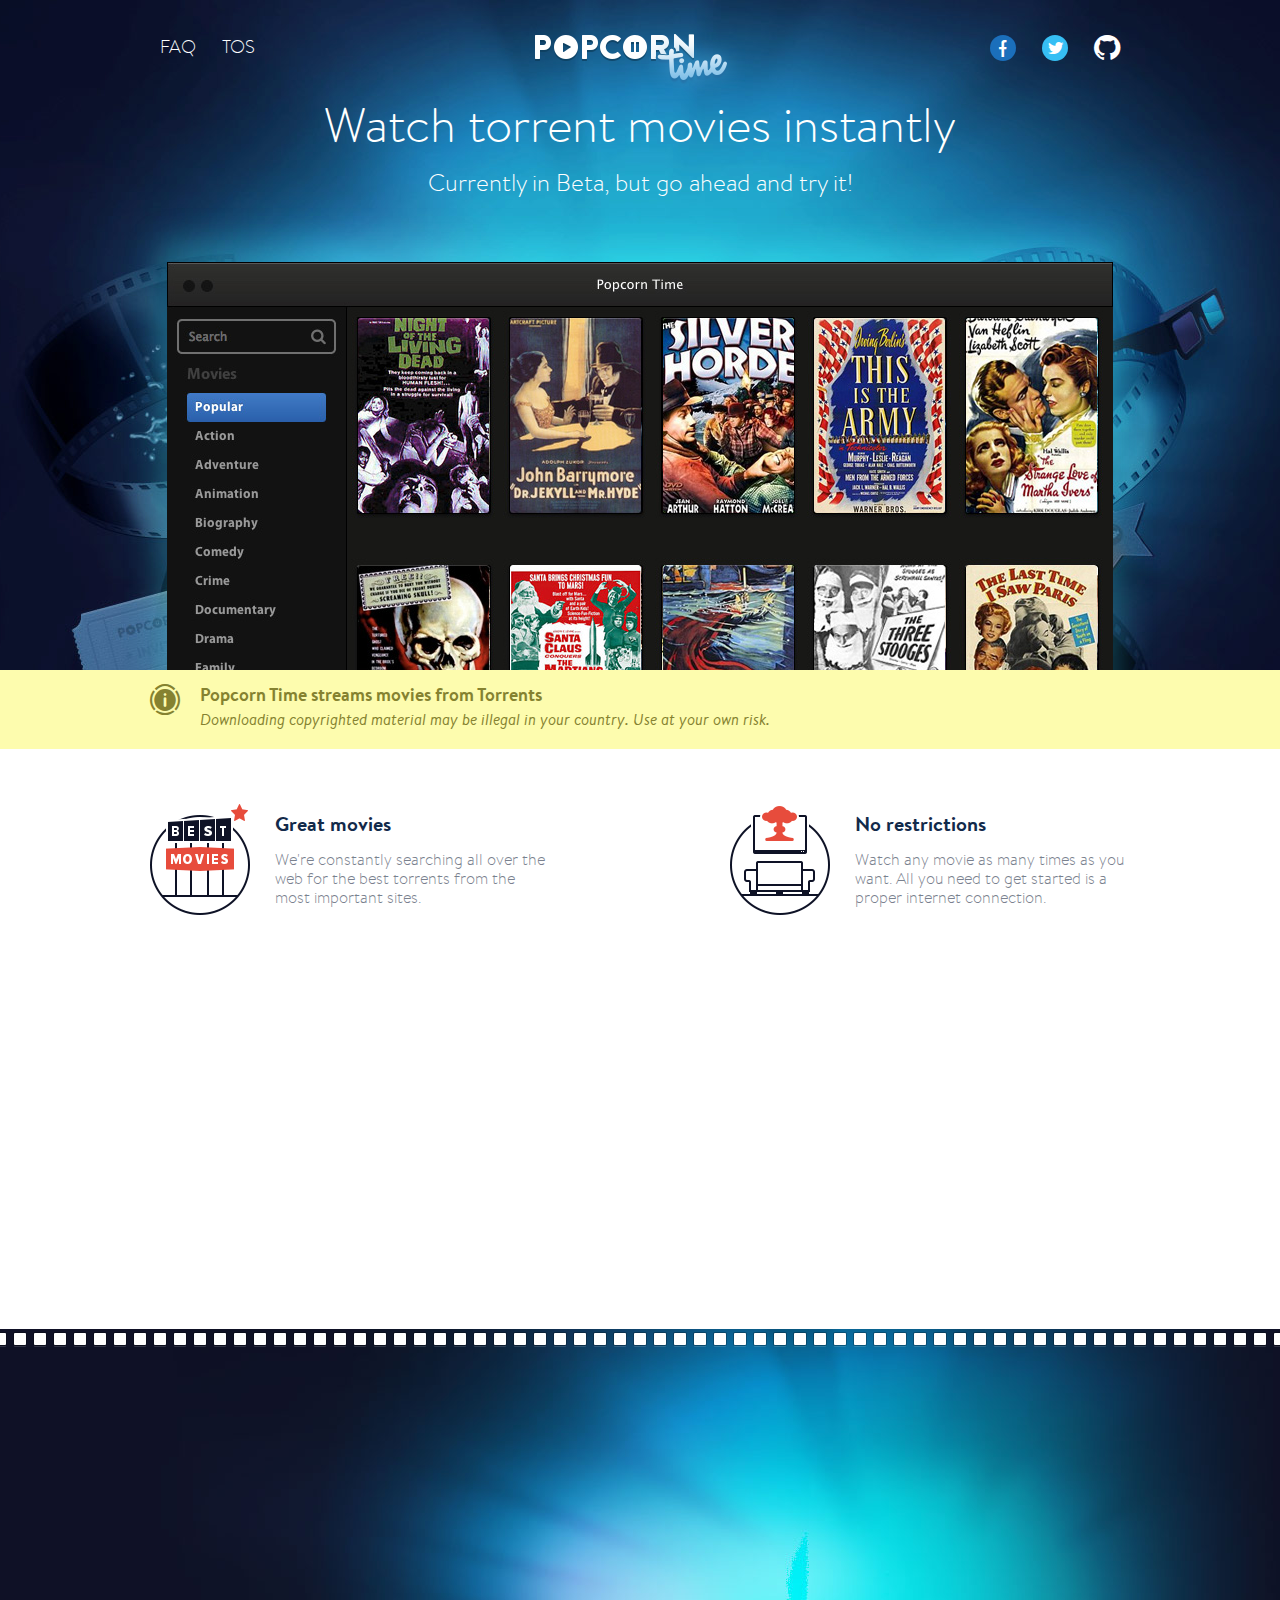
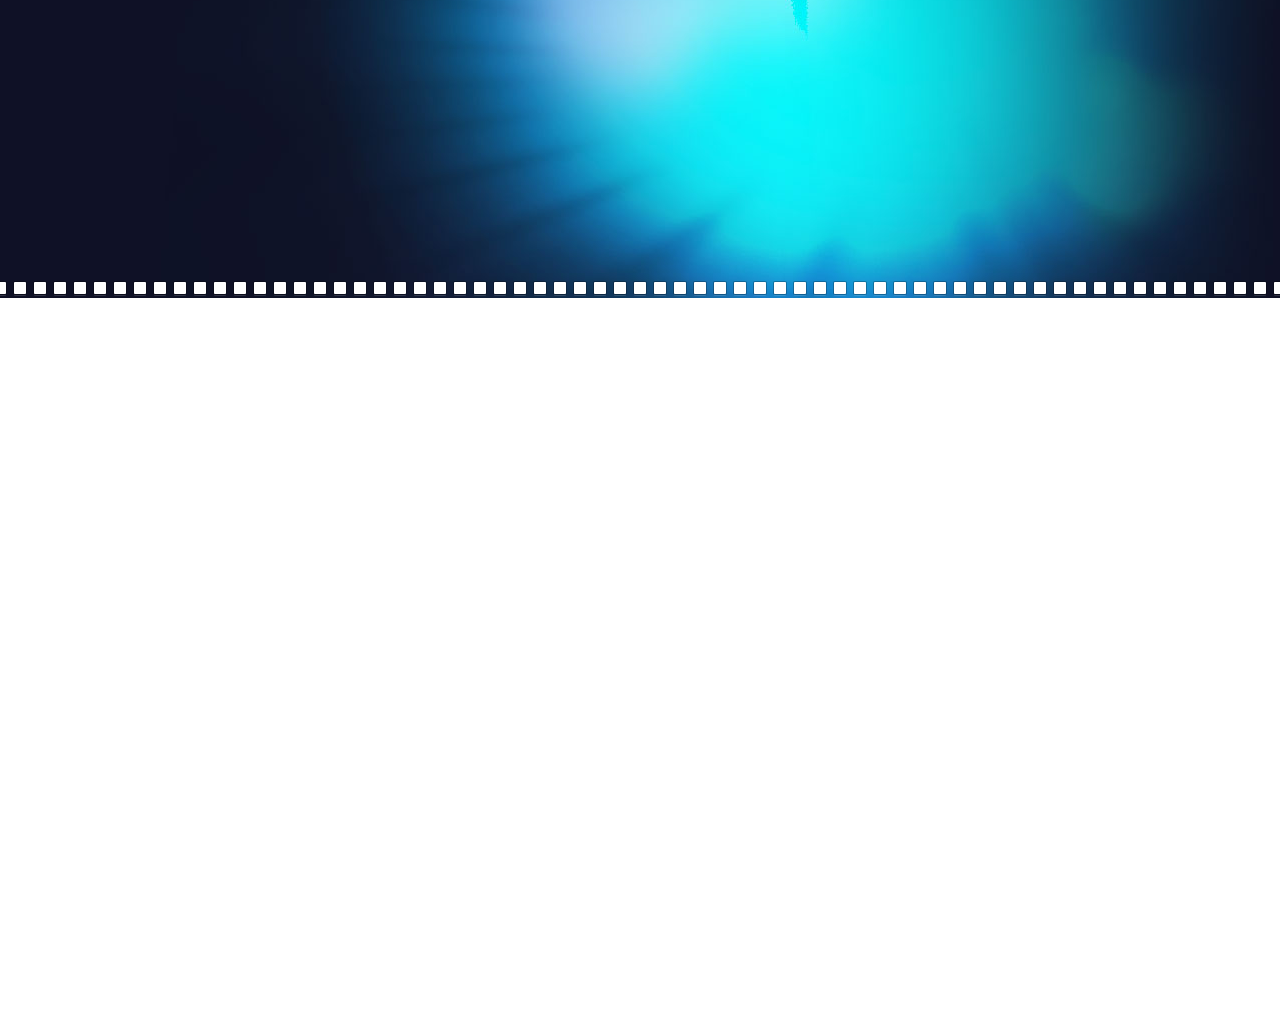
<file: index.html>
<!DOCTYPE html>
<html>
<head>
	<meta charset="utf-8">
	<link rel="canonical" href="http://getpopcornti.me">
	<link rel="stylesheet" type="text/css" href="css/style.css">
	<meta name="viewport" content="width=device-width, initial-scale=1.0">
	<!--
                                                        .,;+###+;:.
                                                  .##;`             .'@:
                                              `@+                        +#
                                            #'                             `@`
                                         `@`                                 `@
                        ``:::.`         @.                                     +.
                    `#+`        ;@    `#                                        '.
                  `@              `@ :;                                          @
                 @`                 @;                                            +
                @                   ;                                             @
               @                                                                  @
               @                                                                 `+
               @                                                                 @
                @`                `..                             ..`           #.
                 `@;            '+#@. ';                      `:++@' .#        @.
                 `+#;.``       ;;#@@  ,@.                     `;+@@, `@@     `;;#+`
               .@              ::'######                       :;######+           @`
              :,                ,;;'''+`                       `;;'''+:             .+
              @                             `+'++++++++'++`                          ;,
              ##   ``` `                    ''''''''''''''+                           @
               @#, ```````                  '''''''''''''':                          .@
                :#@# ``.```                  ''''''''''''+                         '#@
                :,.;@@```.`````               ;'''''''''                        :@@@`
                @``@  +'+.@'```````               ```                           '#@
                ',`.   ..+  ,@@`@.```                ``    `::   '@@@#  #@@@# @;   @`
                 @`.   ,..  ;.,' ,`##``@@@.  '@@@. @'..;# @'''+:@     '#;;;;;@      @
                 @..,  ...   ...  @.`#,   `#@;;;;'#      @;;;;;'       ;;;;;;       @
                 ':..   ..   ,.:   ..       ;;;;;;`      ';;;;;'      ,;;;;;;       @
                  @..   ,..  ,.:   ..       ;;;;;;.      ';;;;;;      :;;;;;'      ;,
                  @,..  ,.:  `..   ...      ;;;;;;.      ';;;;;,      ';;;;;;      @
                  ':.,   ,.   ..   .,.      ';;;;;.      ';;;;;.      ';;;;;.      @
                   @.,   ..   ,.   :.:      ';;;;;.      ';;;;;       ;;;;;;       @
                   @,,.  :,.  :,.  ,.:      ';;;;;.      ;;;;;;       ;;;;;'      ;.
                   ;;,;  :,:  :,:  ,,:      ';;;;;.      ;;;;;;      `;;;;;'      @
                    @,,   ,:  `,:  .,:      ';;;;;.      ;;;;;'      :;;;;;:      @
                    @:,`  ,,   ,,   ,,      ';;;;;.      ;;;;;'      ';';;;`      #
                    :;:;  ;,`  ,,   ,,      ;;;;;;.      ;;;;;'      ';;;;;      '`
                     @,,  ,,:  ;,   ,,      :;;';;.      ;;;;;'      ';;';'      @
                     @::   :;  :,.  :,      :;;;;;.      ;;;;;:      ;';;;'      @
                     ,;::  ::  ,:;  ;,      :;;;;'.     `;;';',      ;;';',      +
                      @::  ;:   :;  :,`     .;;;;;.     ,;;';;.     :;;;''`     '
                      @::  .:,  ::  :,.     `;';;;.     :';;;;      ;;'';'      @
                      .#:,  :;  ;:  ,:,     `;';;;.     :;;'';      '';';'      @
                        `#; ;:  ::   :;      ;;';;.     ;';'''      ''';''     `'
                           `@'  ,:,  :;      ''';;.     ;'''''      ;'''',     +
                              .@,::  :;      ;''''.     ';;'''      ;';;;    `.@
                                 :@. ;:      ;''';.     ';;;'',:'#@@#+';,`
                                    :@;     `'++#@@##';,.`
                                       ;,.`                                                          -->

	<link rel="shortcut icon" href="favicon.ico" type="image/x-icon">
	<link rel="icon" href="favicon.ico" type="image/x-icon">

	<title>Popcorn Time - Watch torrent movies instantly</title>
	<meta name="description" content="Skip the downloads! Watch the best movies instantly in HD, with subtitles, for free! Available for Windows, Mac and Linux." />
	<link rel="image_src" href="http://getpopcornti.me/images/header-ui.jpg">

	<meta property="og:title" content="Popcorn Time">
	<meta property="og:type" content="website">
	<meta property="og:image" content="http://getpopcornti.me/images/header-ui.jpg">
	<meta property="og:url" content="http://getpopcornti.me">
	<meta property="og:site_name" content="Popcorn Time">

	<script>
	// Redirect the user to the correct language
	// TODO: Remember the preferred language
	var language = (navigator.language || navigator.userLanguage).toLowerCase().slice(0,2); 
	var supportedLanguages = ['es'];
	if( language != 'en' ) {
		for( i in supportedLanguages ) {
			if( supportedLanguages[i] === language ){ window.location.replace("/"+language); break; }
		}
	}
	</script>

	<script>
	  (function(i,s,o,g,r,a,m){i['GoogleAnalyticsObject']=r;i[r]=i[r]||function(){
	  (i[r].q=i[r].q||[]).push(arguments)},i[r].l=1*new Date();a=s.createElement(o),
	  m=s.getElementsByTagName(o)[0];a.async=1;a.src=g;m.parentNode.insertBefore(a,m)
	  })(window,document,'script','//www.google-analytics.com/analytics.js','ga');

	  ga('create', 'UA-48382234-1', 'getpopcornti.me');
	  ga('send', 'pageview');
	</script>
</head>
<body class="beta">
	<section id="header">

		<nav class="fixed-width fadeInDown wow">
			<a href="http://getpopcornti.me" id="logo">Popcorn Time</a>
			<ul class="align-right">
				<li class="social"><a href="https://facebook.com/getpopcorntime" target="_blank" class="icon-facebook"></a></li>
				<li class="social"><a href="http://twitter.com/getpopcornapp" target="_blank" class="icon-twitter"></a></li>
				<li class="social"><a href="http://github.com/popcorn-time" target="_blank" class="icon-github"></a></li>
			</ul>

			<ul class="align-left">
				<li class="text"><a href="faq">FAQ</a></li>
				<li class="text"><a href="tos">TOS</a></li>
			</ul>
		</nav>

		<div class="text fadeInDown wow">
			<h1>Watch torrent movies instantly</h1>
			<p>Currently in Beta, but go ahead and try it!</p>
		</div>

		<ul id="links">
			<li class="download dl-mac"><a href="https://mega.co.nz/#!UdwBGKgD!LpbV9ZEpKwX-Fo8VspuSaChfF5gN9fDrkAcTjl8EdGw" class="btn-main icon-mac" onclick="ga('send', 'event', 'Download', 'MacOS');" target="_blank">Download Beta 2.5</a><br /><small>For Mac OSX 10.7 and above</small></li>
			<li class="download dl-win"><a href="https://mega.co.nz/#!hJYFCZiQ!myDjcI3tyxq8-7_kASsggPlYJV6OXYmTxcAxiUErNNI" class="btn-main icon-win" onclick="ga('send', 'event', 'Download', 'Windows');" target="_blank">Download Beta 2.5</a><br /><small>For Windows 7 and above</small></li>
			<li class="download dl-lin"><a href="https://mega.co.nz/#!PUg0EQZQ!GANw4x6k9Yz51gJKywUOI6mcRvpxMb36ANtJOZ1zWQc" class="btn-main icon-linux" onclick="ga('send', 'event', 'Download', 'Linux');" target="_blank">Download Beta 2</a><br /><small>For Linux Users</small></li>
		</ul>

		<img src="images/header-ui.jpg" class="ui-screenshot fadeInUp wow" alt="Popcorn Time UI">
	</section>

	<div class="container">
		<div class="warning fadeIn wow">
			<h5 class="icon-info">Popcorn Time streams movies from Torrents</h5>
			<p>Downloading copyrighted material may be illegal in your country. Use at your own risk.</p>
		</div>
		<section id="features" class="fixed-width">
			<div class="clear-fix">
				<article class="fadeInLeft wow">
					<img src="images/icon-best.gif" alt="">
					<h5>Great movies</h5>
					<p>We're constantly searching all over the web for the best torrents from the most important sites.</p>
				</article>

				<article class="fadeInRight wow">
					<img src="images/icon-watch.gif" alt="">
					<h5>No restrictions</h5>
					<p>Watch any movie as many times as you want. All you need to get started is a proper internet connection.</p>
				</article>

				<article class="fadeInLeft wow">
					<img src="images/icon-search.gif" alt="">
					<h5>Awesome catalogue</h5>
					<p>If the movie is out there, Popcorn Time will find the best version possible and start streaming it right away.</p>
				</article>

				<article class="fadeInRight wow">
					<img src="images/icon-subs.gif" alt="">
					<h5>The best quality</h5>
					<p>Watch your movie instantly in HD and with subtitles. And then keep watching.</p>
				</article>
			</div>

			<div class="width-50 align-center action fadeInUp wow">
				<img src="images/pochoclin.gif" alt="Pochoclin" class="align-center pochoclin">
				<hr />
				<h2>Best of all... it's free!</h2>

				<div class="dl-mac">
					<a href="https://mega.co.nz/#!UdwBGKgD!LpbV9ZEpKwX-Fo8VspuSaChfF5gN9fDrkAcTjl8EdGw" class="btn-main icon-mac" onclick="ga('send', 'event', 'Download', 'MacOS');" target="_blank">Download Beta 2.5</a>
					<small>For Mac OSX 10.7 and above</small>
				</div>
        
				<div class="dl-win">
					<a href="https://mega.co.nz/#!hJYFCZiQ!myDjcI3tyxq8-7_kASsggPlYJV6OXYmTxcAxiUErNNI" class="btn-main icon-win" onclick="ga('send', 'event', 'Download', 'Windows');" target="_blank">Download Beta 2.5</a>
					<small>For Windows 7 and above</small>
				</div>

			</div>
		</section>

		<section id="how">
			<div class="fixed-width fadeInLeft wow">
				<h2>Hard to believe?</h2>
				<h4>See how easy it works...</h4>
				<ul class="steps">
					<li class="icon-eye">Open PT &amp; select a movie</li>
					<li class="icon-hd">Choose HD &amp; Subtitles</li>
					<li class="icon-play">Click play &amp; enjoy!</li>
				</ul>
			</div>
			<img src="images/how-ui.png" class="ui-screenshot fadeInRight wow" alt="Popcorn Time UI">
		</section>

		<section id="get-app">
			<div class="text fadeIn wow">
				<h2>A whole new way to watch movies</h2>
				<p>Just take care of the popcorn &amp; leave the rest to us.</p>
			</div>

			<ul class="platforms">
				<li class="mac icon-laptop fadeInUp wow" data-wow-delay=".2s"><a href="https://mega.co.nz/#!UdwBGKgD!LpbV9ZEpKwX-Fo8VspuSaChfF5gN9fDrkAcTjl8EdGw" class="btn-main icon-mac" onclick="ga('send', 'event', 'Download', 'MacOS');" target="_blank">Download Beta 2.5</a><small>For Mac OSX 10.7 and above</small></li>
				<li class="win icon-screen fadeInUp wow" data-wow-delay=".4s"><a href="https://mega.co.nz/#!hJYFCZiQ!myDjcI3tyxq8-7_kASsggPlYJV6OXYmTxcAxiUErNNI" class="btn-main icon-win" onclick="ga('send', 'event', 'Download', 'Windows');" target="_blank">Download Beta 2.5</a><small>For Windows 7 and above</small></li>
				<li class="browser icon-window fadeInUp wow" data-wow-delay=".6s"><a href="https://mega.co.nz/#!PUg0EQZQ!GANw4x6k9Yz51gJKywUOI6mcRvpxMb36ANtJOZ1zWQc" class="btn-main icon-linux" onclick="ga('send', 'event', 'Download', 'Linux');" target="_blank">Download Now</a><small>For Linux (Beta)</small></li>
			</ul>
		</section>

		<section id="browse-movies">
			<h2>These are some of the movies you'd be able to watch</h2>
		</section>

		<section id="footer" class="fadeInUp wow">
			<hr style="display: none">
			<nav class="clear-fix">
				<a href="http://getpopcornti.me" class="logo">Popcorn time</a>
				<ul>
					<li class="social"><a href="https://facebook.com/getpopcorntime" target="_blank" class="icon-facebook"> </a></li>
					<li class="social"><a href="http://twitter.com/getpopcornapp" target="_blank" class="icon-twitter"> </a></li>
					<li class="github"><a href="http://github.com/popcorn-time" target="_blank" class="icon-github">Github</a></li>
					<li class="download dl-mac"><a href="https://mega.co.nz/#!UdwBGKgD!LpbV9ZEpKwX-Fo8VspuSaChfF5gN9fDrkAcTjl8EdGw" class="btn-main icon-mac" onclick="ga('send', 'event', 'Download', 'MacOS');" target="_blank">Download Beta 2.5</a><small>For Mac OSX 10.7 and above</small></li>
					<li class="download dl-win"><a href="https://mega.co.nz/#!hJYFCZiQ!myDjcI3tyxq8-7_kASsggPlYJV6OXYmTxcAxiUErNNI" class="btn-main icon-win" onclick="ga('send', 'event', 'Download', 'Windows');" target="_blank">Download Beta 2.5</a><small>For Windows 7 and above</small></li>
                    <li class="download dl-linux"><a href="https://mega.co.nz/#!PUg0EQZQ!GANw4x6k9Yz51gJKywUOI6mcRvpxMb36ANtJOZ1zWQc" class="btn-main icon-linux" onclick="ga('send', 'event', 'Download', 'Linux');" target="_blank">Download Beta 2</a><small>For Linux (Beta)</small></li>
                </ul>
			</nav>
			<footer>
				<hr>
				<i class="film"></i>
				<p>Made with <span>&lt;3</span> by a bunch of geeks from Buenos Aires<br /> <small><a href="tos">Terms of Service</a> &mdash; <a href="faq">FAQ</a></small></p>
			</footer>
		</section>
	</div>
	<script src="js/wow.js"></script>
	<script src="js/site.js?20140308"></script>
</body>
</html>
</file>
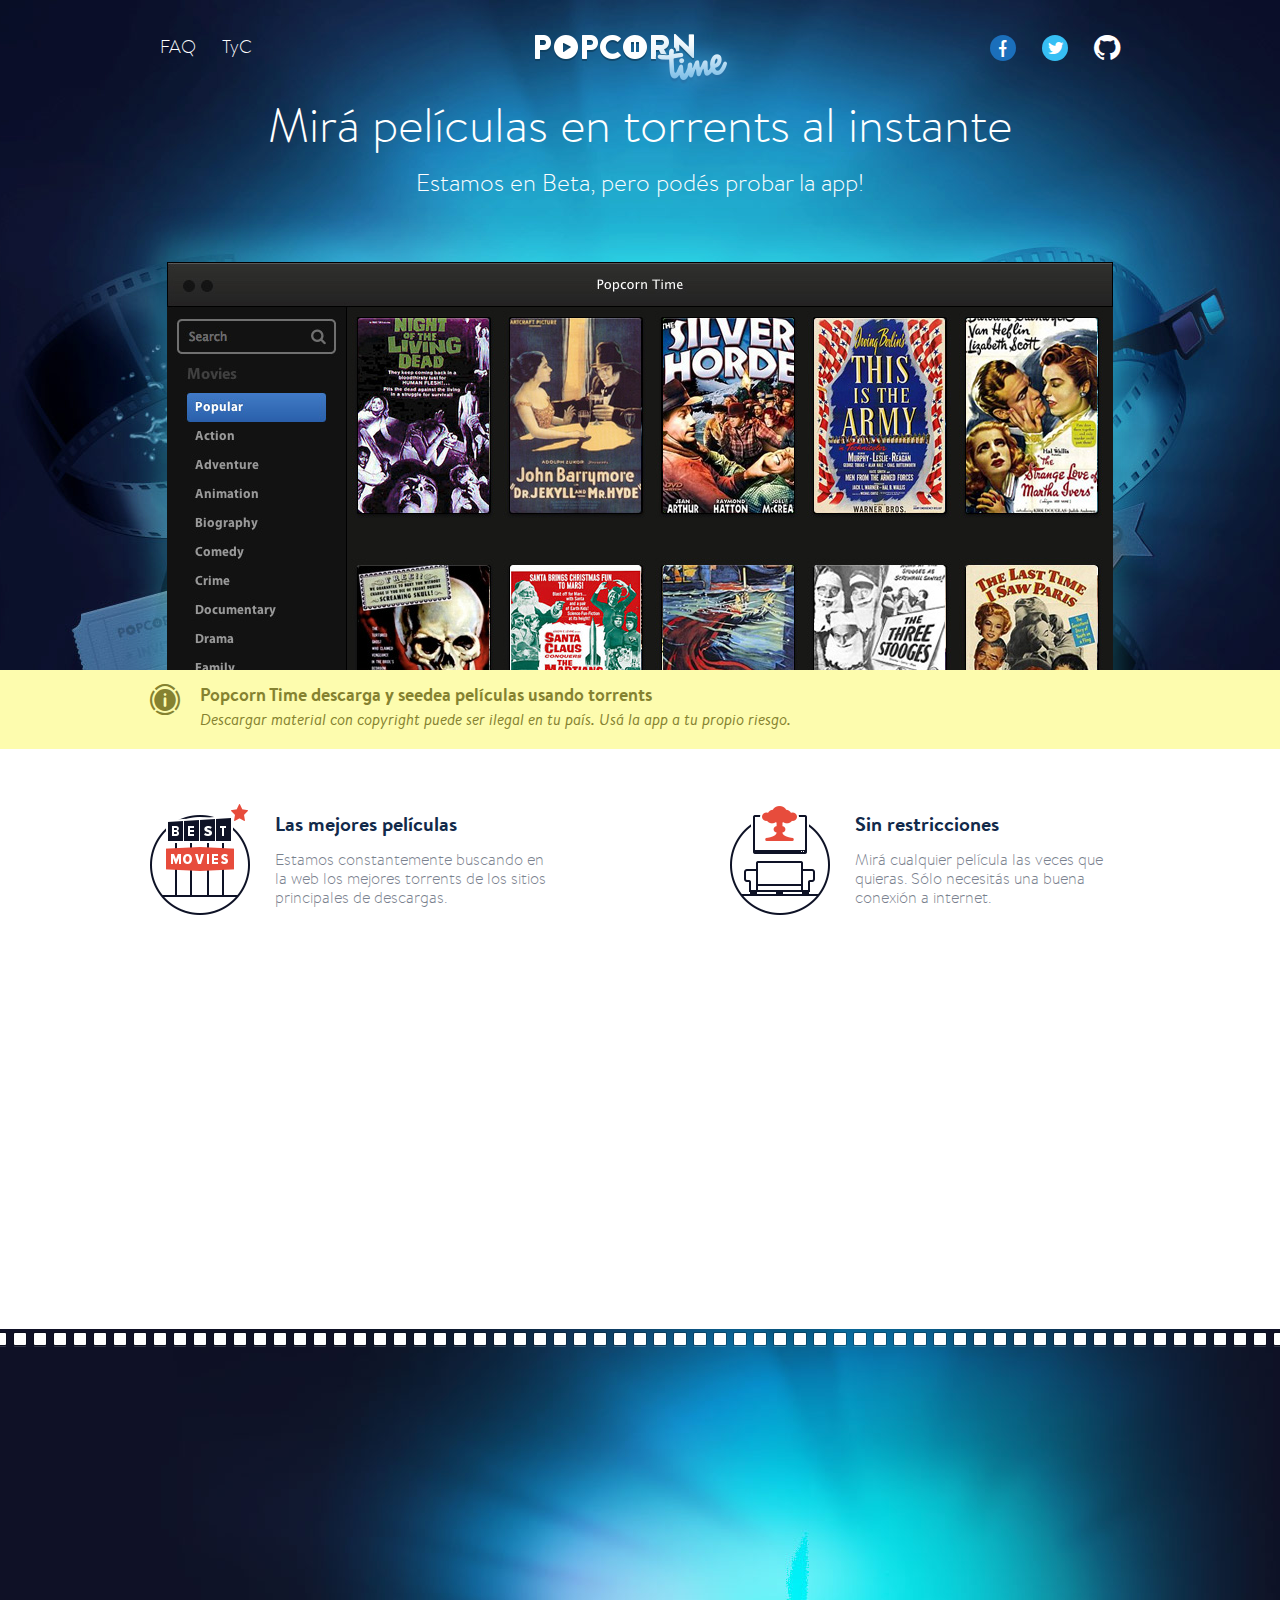
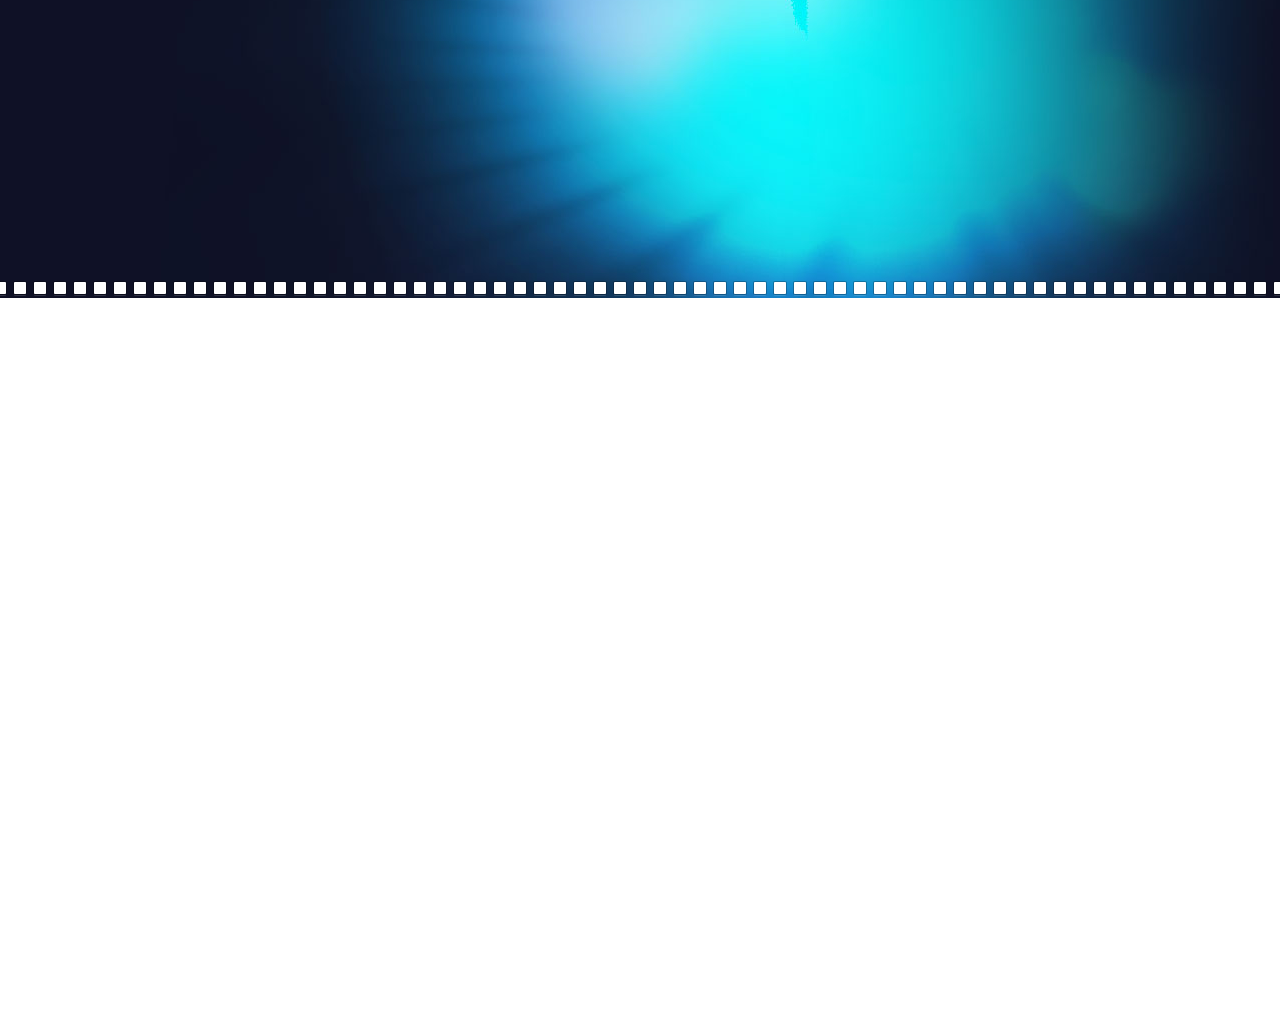
<file: es/index.html>
<!DOCTYPE HTML>
<html>
<head>
	<meta charset="utf-8" />
	<link rel="canonical" href="http://getpopcornti.me/es/"/>
	<link rel="stylesheet" type="text/css" href="/css/style.css" />
	<meta name="viewport" content="width=device-width, initial-scale=1.0">
	<!--
                                                        .,;+###+;:.
                                                  .##;`             .'@:
                                              `@+                        +#
                                            #'                             `@`
                                         `@`                                 `@
                        ``:::.`         @.                                     +.
                    `#+`        ;@    `#                                        '.
                  `@              `@ :;                                          @
                 @`                 @;                                            +
                @                   ;                                             @
               @                                                                  @
               @                                                                 `+
               @                                                                 @
                @`                `..                             ..`           #.
                 `@;            '+#@. ';                      `:++@' .#        @.
                 `+#;.``       ;;#@@  ,@.                     `;+@@, `@@     `;;#+`
               .@              ::'######                       :;######+           @`
              :,                ,;;'''+`                       `;;'''+:             .+
              @                             `+'++++++++'++`                          ;,
              ##   ``` `                    ''''''''''''''+                           @
               @#, ```````                  '''''''''''''':                          .@
                :#@# ``.```                  ''''''''''''+                         '#@
                :,.;@@```.`````               ;'''''''''                        :@@@`
                @``@  +'+.@'```````               ```                           '#@
                ',`.   ..+  ,@@`@.```                ``    `::   '@@@#  #@@@# @;   @`
                 @`.   ,..  ;.,' ,`##``@@@.  '@@@. @'..;# @'''+:@     '#;;;;;@      @
                 @..,  ...   ...  @.`#,   `#@;;;;'#      @;;;;;'       ;;;;;;       @
                 ':..   ..   ,.:   ..       ;;;;;;`      ';;;;;'      ,;;;;;;       @
                  @..   ,..  ,.:   ..       ;;;;;;.      ';;;;;;      :;;;;;'      ;,
                  @,..  ,.:  `..   ...      ;;;;;;.      ';;;;;,      ';;;;;;      @
                  ':.,   ,.   ..   .,.      ';;;;;.      ';;;;;.      ';;;;;.      @
                   @.,   ..   ,.   :.:      ';;;;;.      ';;;;;       ;;;;;;       @
                   @,,.  :,.  :,.  ,.:      ';;;;;.      ;;;;;;       ;;;;;'      ;.
                   ;;,;  :,:  :,:  ,,:      ';;;;;.      ;;;;;;      `;;;;;'      @
                    @,,   ,:  `,:  .,:      ';;;;;.      ;;;;;'      :;;;;;:      @
                    @:,`  ,,   ,,   ,,      ';;;;;.      ;;;;;'      ';';;;`      #
                    :;:;  ;,`  ,,   ,,      ;;;;;;.      ;;;;;'      ';;;;;      '`
                     @,,  ,,:  ;,   ,,      :;;';;.      ;;;;;'      ';;';'      @
                     @::   :;  :,.  :,      :;;;;;.      ;;;;;:      ;';;;'      @
                     ,;::  ::  ,:;  ;,      :;;;;'.     `;;';',      ;;';',      +
                      @::  ;:   :;  :,`     .;;;;;.     ,;;';;.     :;;;''`     '
                      @::  .:,  ::  :,.     `;';;;.     :';;;;      ;;'';'      @
                      .#:,  :;  ;:  ,:,     `;';;;.     :;;'';      '';';'      @
                        `#; ;:  ::   :;      ;;';;.     ;';'''      ''';''     `'
                           `@'  ,:,  :;      ''';;.     ;'''''      ;'''',     +
                              .@,::  :;      ;''''.     ';;'''      ;';;;    `.@
                                 :@. ;:      ;''';.     ';;;'',:'#@@#+';,`
                                    :@;     `'++#@@##';,.`
                                       ;,.`                                                          -->

	<link rel="shortcut icon" href="/favicon.ico" type="image/x-icon">
	<link rel="icon" href="/favicon.ico" type="image/x-icon">

	<title>Popcorn Time - Mirá películas en torrents instantáneamente</title>
	<meta name="description" content="Basta de descargas! Mirá las mejores películas instantáneamente en HD, con subtítulos, gratis! Disponible para Windows, Mac y Linux." />
	<link rel="image_src" href="http://getpopcornti.me/images/header-ui.jpg" / >

	<meta property="og:title" content="Popcorn Time" />
	<meta property="og:type" content="website" />
	<meta property="og:image" content="http://getpopcornti.me/images/header-ui.jpg" />
	<meta property="og:url" content="http://getpopcornti.me/es" />
	<meta property="og:site_name" content="Popcorn Time" />

	<script>
	  (function(i,s,o,g,r,a,m){i['GoogleAnalyticsObject']=r;i[r]=i[r]||function(){
	  (i[r].q=i[r].q||[]).push(arguments)},i[r].l=1*new Date();a=s.createElement(o),
	  m=s.getElementsByTagName(o)[0];a.async=1;a.src=g;m.parentNode.insertBefore(a,m)
	  })(window,document,'script','//www.google-analytics.com/analytics.js','ga');

	  ga('create', 'UA-48382234-1', 'getpopcornti.me');
	  ga('send', 'pageview');
	</script>
</head>
<body class="beta">
	<section id="header">

		<nav class="fixed-width fadeInDown wow">
			<a href="http://getpopcornti.me" id="logo">Popcorn Time</a>
			<ul class="align-right">
				<li class="social"><a href="https://facebook.com/getpopcorntime" target="_blank" class="icon-facebook"></a></li>
				<li class="social"><a href="http://twitter.com/getpopcornapp" target="_blank" class="icon-twitter"></a></li>
				<li class="social"><a href="http://github.com/popcorn-time" target="_blank" class="icon-github"></a></li>
			</ul>

			<ul class="align-left">
				<li class="text"><a href="/es/faq/">FAQ</a></li>
				<li class="text"><a href="/tos/">TyC</a></li>
			</ul>
		</nav>

		<div class="text fadeInDown wow">
			<h1>Mirá películas en torrents al instante</h1>
			<p>Estamos en Beta, pero podés probar la app!</p>
		</div>


		<ul id="links">
			<li class="download dl-mac"><a href="https://mega.co.nz/#!RZBDQY4J!KhIzQ-74Dz5s8_ntNxhNWHD3Qwj6a8mdfHf8w4p6AYY" class="btn-main icon-mac" onclick="ga('send', 'event', 'Download', 'MacOS');" target="_blank">Descargar Beta 2.5</a><br /><small>Para Mac OSX 10.7 y superiores</small></li>
			<li class="download dl-win"><a href="https://mega.co.nz/#!pdgAXS4K!nZDKqUsihJWf5z5ipKJrhEwp7TVFWsjtEo1YVMdUPnY" class="btn-main icon-win" onclick="ga('send', 'event', 'Download', 'Windows');" target="_blank">Descargar Beta 2.5</a><br /><small>Para Windows 7 y 8</small></li>
			<li class="download dl-lin"><a href="https://mega.co.nz/#!PUg0EQZQ!GANw4x6k9Yz51gJKywUOI6mcRvpxMb36ANtJOZ1zWQc" class="btn-main icon-linux" onclick="ga('send', 'event', 'Download', 'Linux');" target="_blank">Descargar Beta 2</a><br /><small>Para Linux</small></li>
		</ul>
		<img src="/images/header-ui.jpg" class="ui-screenshot fadeInUp wow" alt="Popcorn Time UI">
	</section>

	<div class="container">
		<div class="warning fadeIn wow">
			<h5 class="icon-info">Popcorn Time descarga y seedea películas usando torrents</h5>
			<p>Descargar material con copyright puede ser ilegal en tu país. Usá la app a tu propio riesgo.</p>
		</div>
		<section id="features" class="fixed-width">
			<div class="clear-fix">
				<article class="fadeInLeft wow">
					<img src="/images/icon-best.gif" alt="">
					<h5>Las mejores películas</h5>
					<p>Estamos constantemente buscando en la web los mejores torrents de los sitios principales de descargas.</p>
				</article>

				<article class="fadeInRight wow">
					<img src="/images/icon-watch.gif" alt="">
					<h5>Sin restricciones</h5>
					<p>Mirá cualquier película las veces que quieras. Sólo necesitás una buena conexión a internet.</p>
				</article>

				<article class="fadeInLeft wow">
					<img src="/images/icon-search.gif" alt="">
					<h5>El mejor catálogo</h5>
					<p>Si la película existe, Popcorn Time va a encontrar la mejor versión disponible y abrirla en menos de 1 minuto.</p>
				</article>

				<article class="fadeInRight wow">
					<img src="/images/icon-subs.gif" alt="">
					<h5>La mejor calidad</h5>
					<p>Mirá las películas instantáneamente en HD y con subtítulos en español especialmente seleccionados.</p>
				</article>
			</div>

			<div class="width-50 align-center action fadeInUp wow">
				<img src="/images/pochoclin.gif" alt="Pochoclin" class="align-center pochoclin">
				<hr />
				<h2>Y además... es gratis!</h2>
   
				<div class="dl-mac">
					<a href="https://mega.co.nz/#!RZBDQY4J!KhIzQ-74Dz5s8_ntNxhNWHD3Qwj6a8mdfHf8w4p6AYY" class="btn-main icon-mac" onclick="ga('send', 'event', 'Download', 'MacOS');" target="_blank">Descargar Beta 2.5</a>
					<small>Para Mac OSX 10.7 y superiores</small>
				</div>
				<div class="dl-win">
					<a href="https://mega.co.nz/#!pdgAXS4K!nZDKqUsihJWf5z5ipKJrhEwp7TVFWsjtEo1YVMdUPnY" class="btn-main icon-win" onclick="ga('send', 'event', 'Download', 'Windows');" target="_blank">Descargar Beta 2.5</a>
					<small>Para Windows 7 y 8</small>
				</div>
			</div>
		</section>

		<section id="how">
			<div class="fixed-width fadeInLeft wow">
				<h2>Difícil de creer?</h2>
				<h4>Mirá lo fácil que es...</h4>
				<ul class="steps">
					<li class="icon-eye">Abrí la app &amp; elegí una película</li>
					<li class="icon-hd">Elegí HD &amp; subtítulos</li>
					<li class="icon-play">Tocá play &amp; disfrutá!</li>
				</ul>
			</div>
			<img src="/images/how-ui.png" class="ui-screenshot fadeInRight wow" alt="Popcorn Time UI">
		</section>

		<section id="get-app">
			<div class="text fadeIn wow">
				<h2>Una nueva forma de mirar películas</h2>
				<p>Encargate del pochoclo. Nosotros nos encargamos del resto.</p>
			</div>
      
  
			<ul class="platforms">
				<li class="mac icon-laptop fadeInUp wow" data-wow-delay=".2s"><a href="https://mega.co.nz/#!RZBDQY4J!KhIzQ-74Dz5s8_ntNxhNWHD3Qwj6a8mdfHf8w4p6AYY" class="btn-main icon-mac" onclick="ga('send', 'event', 'Download', 'MacOS');" target="_blank">Descargar Beta 2.5</a><small>Para Mac OSX 10.7 y superiores</small></li>
				<li class="win icon-screen fadeInUp wow" data-wow-delay=".4s"><a href="https://mega.co.nz/#!pdgAXS4K!nZDKqUsihJWf5z5ipKJrhEwp7TVFWsjtEo1YVMdUPnY" class="btn-main icon-win" onclick="ga('send', 'event', 'Download', 'Windows');" target="_blank">Descargar Beta 2.5</a><small>Para Windows 7 y 8</small></li>
				<li class="browser icon-window fadeInUp wow" data-wow-delay=".6s"><a href="https://mega.co.nz/#!PUg0EQZQ!GANw4x6k9Yz51gJKywUOI6mcRvpxMb36ANtJOZ1zWQc" class="btn-main icon-linux" onclick="ga('send', 'event', 'Download', 'Linux');" target="_blank">Descargar Beta 2</a><small>Para Linux (Beta)</small></li>
			</ul>
		</section>

		<section id="browse-movies">
			<h2>Estas son algunas de las películas que podés ver</h2>
		</section>

		<section id="footer" class="fadeInUp wow">
			<hr style="display: none">
			<nav class="clear-fix">
				<a href="http://getpopcornti.me" class="logo">Popcorn time</a>
				<ul>
					<li class="social"><a href="https://facebook.com/getpopcorntime" target="_blank" class="icon-facebook"> </a></li>
					<li class="social"><a href="http://twitter.com/getpopcornapp" target="_blank" class="icon-twitter"> </a></li>
					<li class="github"><a href="http://github.com/popcorn-time" target="_blank" class="icon-github">Github</a></li>
					<li class="download dl-mac"><a href="https://mega.co.nz/#!RZBDQY4J!KhIzQ-74Dz5s8_ntNxhNWHD3Qwj6a8mdfHf8w4p6AYY" class="btn-main icon-mac" onclick="ga('send', 'event', 'Download', 'MacOS');" target="_blank">Descargar Beta 2.5</a><small>Para Mac OSX 10.7 y superiores</small></li>
					<li class="download dl-win"><a href="https://mega.co.nz/#!pdgAXS4K!nZDKqUsihJWf5z5ipKJrhEwp7TVFWsjtEo1YVMdUPnY" class="btn-main icon-win" onclick="ga('send', 'event', 'Download', 'Windows');" target="_blank">Descargar Beta 2.5</a><small>Para Windows 7 y 8</small></li>
                    <li class="download dl-linux"><a href="https://mega.co.nz/#!PUg0EQZQ!GANw4x6k9Yz51gJKywUOI6mcRvpxMb36ANtJOZ1zWQc" class="btn-main icon-linux" onclick="ga('send', 'event', 'Download', 'Linux');" target="_blank">Descargar Beta 2</a><small>Para Linux (Beta)</small></li>
                </ul>
			</nav>
			<footer>
				<hr>
				<i class="film"></i>
				<p>Hecho con <span>&lt;3</span> por un montón de geeks de Buenos Aires<br /> <small><a href="/tos">Términos y Condiciones</a> &mdash; <a href="/faq">Preguntas Frecuentes</a></small></p>
			</footer>
		</section>
	</div>
	<script type="text/javascript" src="/js/wow.js"></script>
	<script type="text/javascript" src="/js/site.js?20140308"></script>
</body>
</html>
</file>
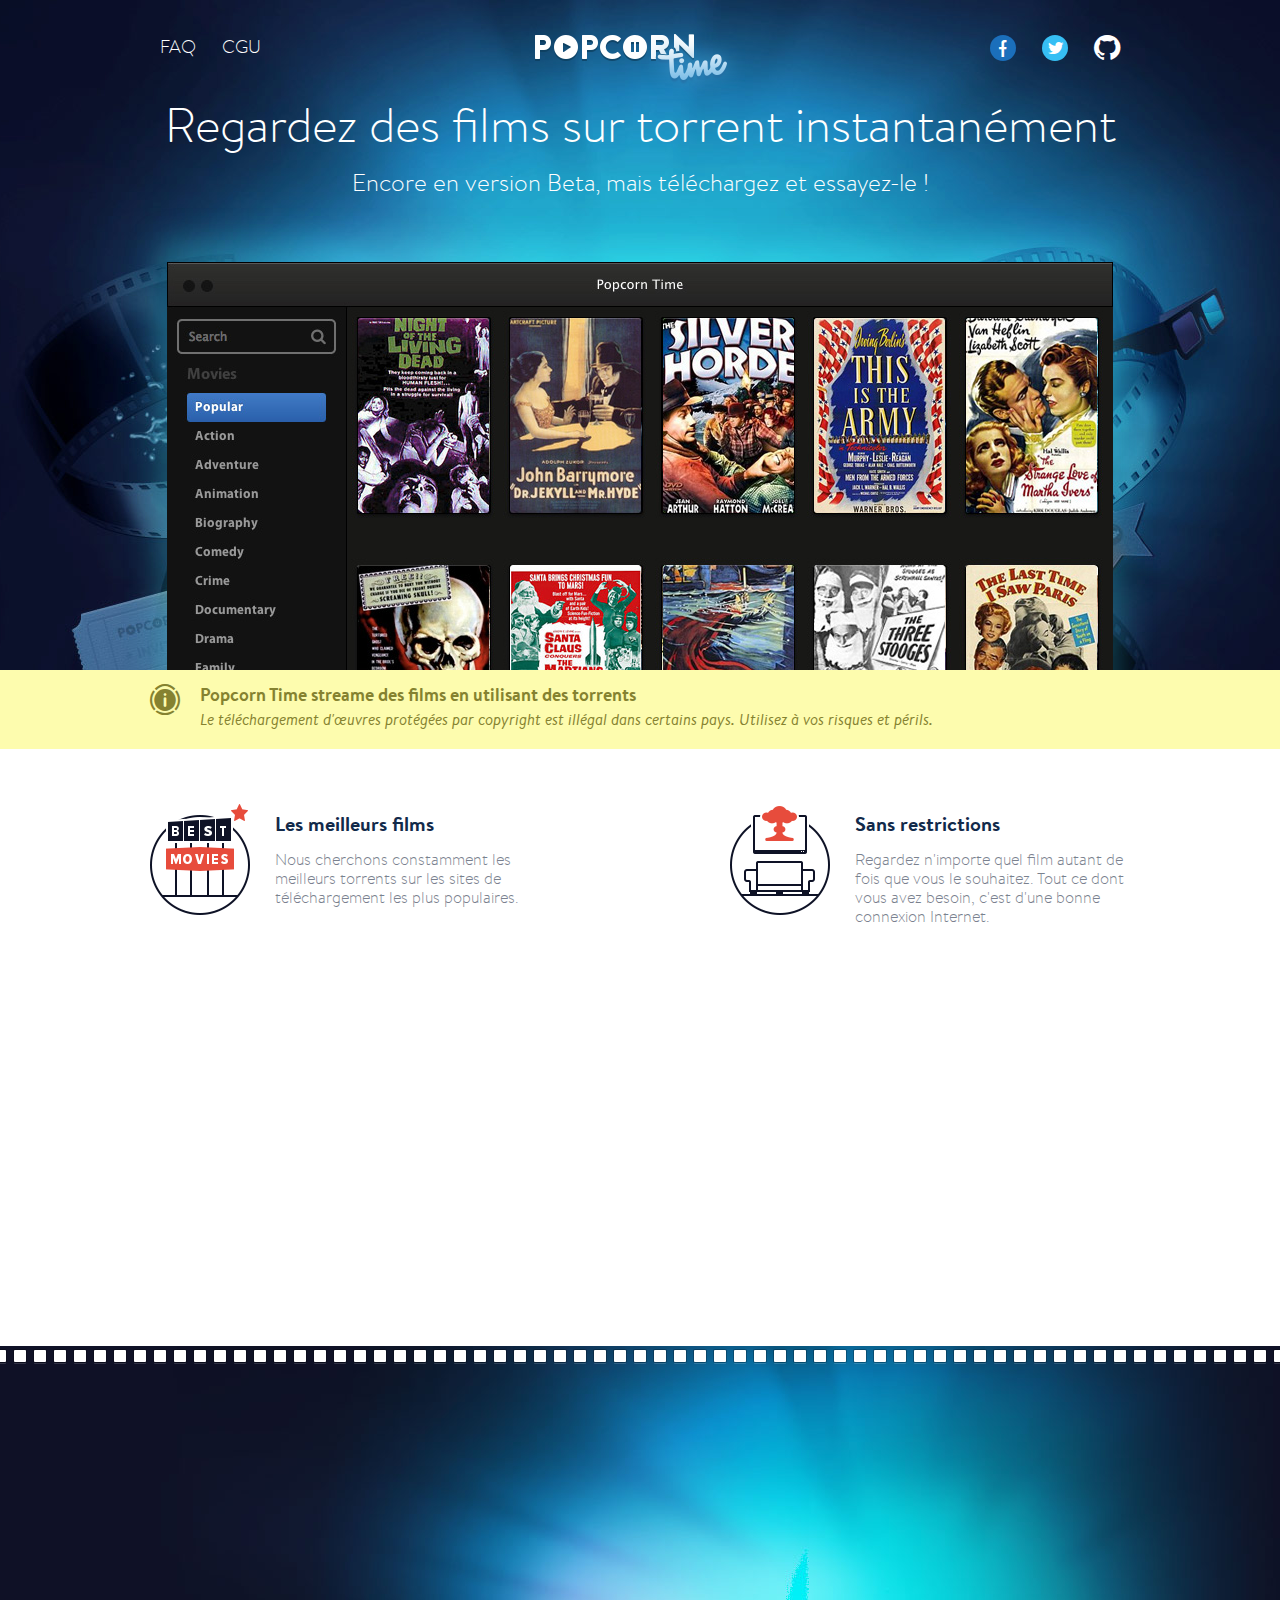
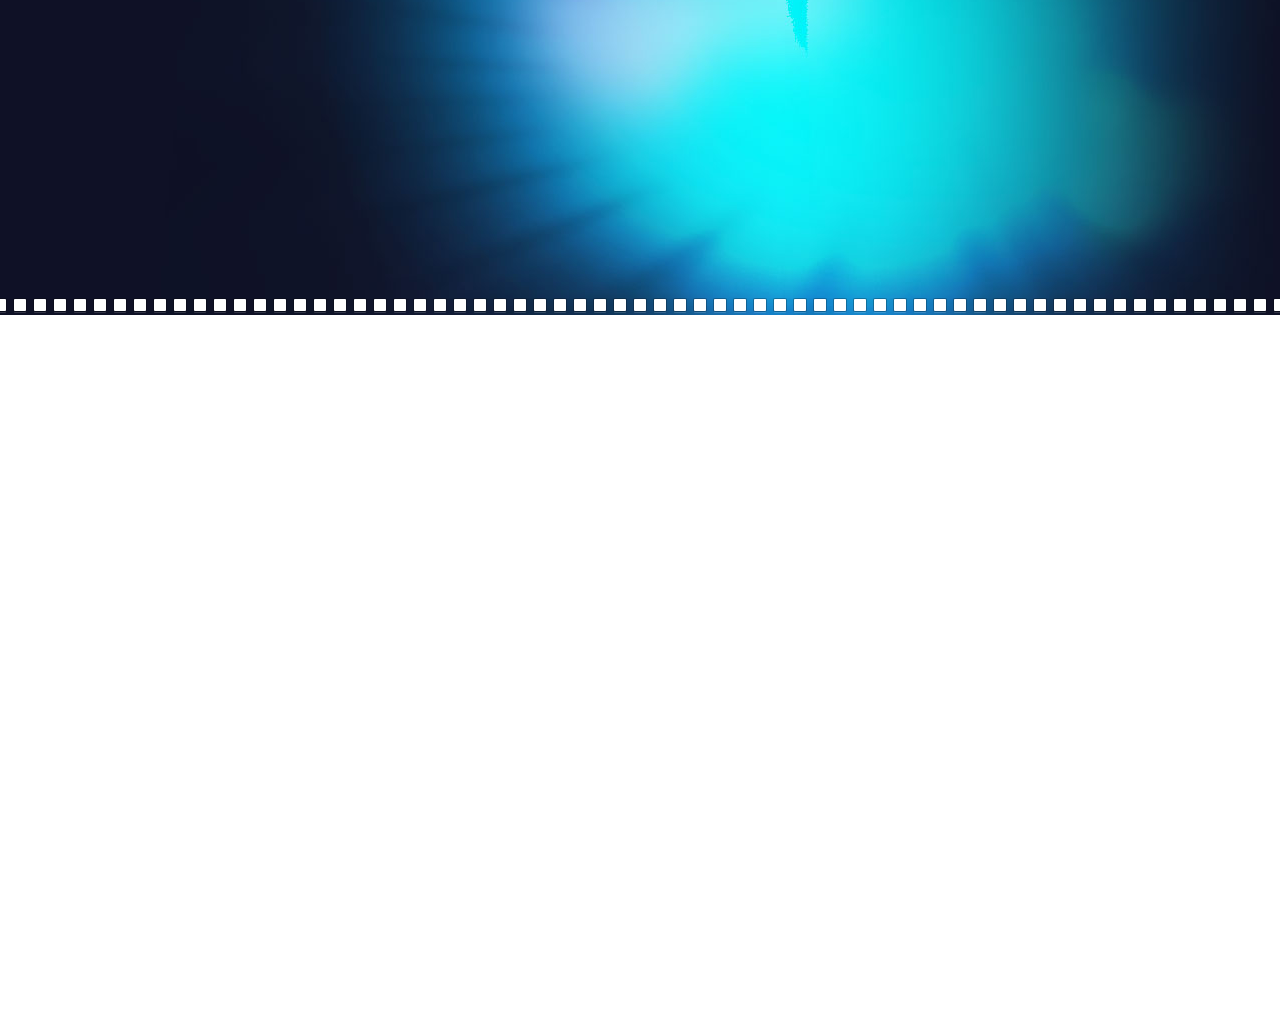
<file: fr/index.html>
<!DOCTYPE HTML>
<html>
<head>
	<meta charset="utf-8" />
	<link rel="canonical" href="http://getpopcornti.me/fr/"/>
	<link rel="stylesheet" type="text/css" href="/css/style.css" />
	<meta name="viewport" content="width=device-width, initial-scale=1.0">
	<!--
                                                        .,;+###+;:.
                                                  .##;`             .'@:
                                              `@+                        +#
                                            #'                             `@`
                                         `@`                                 `@
                        ``:::.`         @.                                     +.
                    `#+`        ;@    `#                                        '.
                  `@              `@ :;                                          @
                 @`                 @;                                            +
                @                   ;                                             @
               @                                                                  @
               @                                                                 `+
               @                                                                 @
                @`                `..                             ..`           #.
                 `@;            '+#@. ';                      `:++@' .#        @.
                 `+#;.``       ;;#@@  ,@.                     `;+@@, `@@     `;;#+`
               .@              ::'######                       :;######+           @`
              :,                ,;;'''+`                       `;;'''+:             .+
              @                             `+'++++++++'++`                          ;,
              ##   ``` `                    ''''''''''''''+                           @
               @#, ```````                  '''''''''''''':                          .@
                :#@# ``.```                  ''''''''''''+                         '#@
                :,.;@@```.`````               ;'''''''''                        :@@@`
                @``@  +'+.@'```````               ```                           '#@
                ',`.   ..+  ,@@`@.```                ``    `::   '@@@#  #@@@# @;   @`
                 @`.   ,..  ;.,' ,`##``@@@.  '@@@. @'..;# @'''+:@     '#;;;;;@      @
                 @..,  ...   ...  @.`#,   `#@;;;;'#      @;;;;;'       ;;;;;;       @
                 ':..   ..   ,.:   ..       ;;;;;;`      ';;;;;'      ,;;;;;;       @
                  @..   ,..  ,.:   ..       ;;;;;;.      ';;;;;;      :;;;;;'      ;,
                  @,..  ,.:  `..   ...      ;;;;;;.      ';;;;;,      ';;;;;;      @
                  ':.,   ,.   ..   .,.      ';;;;;.      ';;;;;.      ';;;;;.      @
                   @.,   ..   ,.   :.:      ';;;;;.      ';;;;;       ;;;;;;       @
                   @,,.  :,.  :,.  ,.:      ';;;;;.      ;;;;;;       ;;;;;'      ;.
                   ;;,;  :,:  :,:  ,,:      ';;;;;.      ;;;;;;      `;;;;;'      @
                    @,,   ,:  `,:  .,:      ';;;;;.      ;;;;;'      :;;;;;:      @
                    @:,`  ,,   ,,   ,,      ';;;;;.      ;;;;;'      ';';;;`      #
                    :;:;  ;,`  ,,   ,,      ;;;;;;.      ;;;;;'      ';;;;;      '`
                     @,,  ,,:  ;,   ,,      :;;';;.      ;;;;;'      ';;';'      @
                     @::   :;  :,.  :,      :;;;;;.      ;;;;;:      ;';;;'      @
                     ,;::  ::  ,:;  ;,      :;;;;'.     `;;';',      ;;';',      +
                      @::  ;:   :;  :,`     .;;;;;.     ,;;';;.     :;;;''`     '
                      @::  .:,  ::  :,.     `;';;;.     :';;;;      ;;'';'      @
                      .#:,  :;  ;:  ,:,     `;';;;.     :;;'';      '';';'      @
                        `#; ;:  ::   :;      ;;';;.     ;';'''      ''';''     `'
                           `@'  ,:,  :;      ''';;.     ;'''''      ;'''',     +
                              .@,::  :;      ;''''.     ';;'''      ;';;;    `.@
                                 :@. ;:      ;''';.     ';;;'',:'#@@#+';,`
                                    :@;     `'++#@@##';,.`
                                       ;,.`                                                          -->

	<link rel="shortcut icon" href="/favicon.ico" type="image/x-icon">
	<link rel="icon" href="/favicon.ico" type="image/x-icon">

	<title>Popcorn Time - Regardez des films sur torrent instantanément.</title>
	<meta name="description" content="Fini les téléchargements! Regardez les meilleurs films instantanément en HD, avec les sous-titres, gratuitement! Disponible pour Windows, Mac et Linux." />
	<link rel="image_src" href="http://getpopcornti.me/images/header-ui.jpg" / >

	<meta property="og:title" content="Popcorn Time" />
	<meta property="og:type" content="website" />
	<meta property="og:image" content="http://getpopcornti.me/images/header-ui.jpg" />
	<meta property="og:url" content="http://getpopcornti.me/fr" />
	<meta property="og:site_name" content="Popcorn Time" />

	<script>
	  (function(i,s,o,g,r,a,m){i['GoogleAnalyticsObject']=r;i[r]=i[r]||function(){
	  (i[r].q=i[r].q||[]).push(arguments)},i[r].l=1*new Date();a=s.createElement(o),
	  m=s.getElementsByTagName(o)[0];a.async=1;a.src=g;m.parentNode.insertBefore(a,m)
	  })(window,document,'script','//www.google-analytics.com/analytics.js','ga');

	  ga('create', 'UA-48382234-1', 'getpopcornti.me');
	  ga('send', 'pageview');
	</script>
</head>
<body class="beta">
	<section id="header">

		<nav class="fixed-width fadeInDown wow">
			<a href="http://getpopcornti.me" id="logo">Popcorn Time</a>
			<ul class="align-right">
				<li class="social"><a href="https://facebook.com/getpopcorntime" target="_blank" class="icon-facebook"></a></li>
				<li class="social"><a href="http://twitter.com/getpopcornapp" target="_blank" class="icon-twitter"></a></li>
				<li class="social"><a href="http://github.com/popcorn-time" target="_blank" class="icon-github"></a></li>
			</ul>

			<ul class="align-left">
				<li class="text"><a href="/faq">FAQ</a></li>
				<li class="text"><a href="/tos">CGU</a></li>
			</ul>
		</nav>

		<div class="text fadeInDown wow">
			<h1>Regardez des films sur torrent instantanément</h1>
			<p>Encore en version Beta, mais téléchargez et essayez-le !</p>
		</div>

		<ul id="links">
			<li class="download dl-mac"><a href="https://mega.co.nz/#!ZE5QxS7I!d3zXX8lLiq-ePuvgaJ08VUNmDo4LW1Hj0lvdxt8e_9Q" class="btn-main icon-mac" onclick="ga('send', 'event', 'Download', 'MacOS');" target="_blank">Téléchargez la version Beta 2.5</a><br /><small>Pour Mac OSX 10.7 et ultérieurs</small></li>
			<li class="download dl-win"><a href="https://mega.co.nz/#!cB4FxL6a!uZWeXJ--13XzxIgclRV2K9ShT5TuH42G_qnj05zCip4" class="btn-main icon-win" onclick="ga('send', 'event', 'Download', 'Windows');" target="_blank">Téléchargez la version Beta 2.5</a><br /><small>Pour Windows 7 et 8</small></li>
			<li class="download dl-lin"><a href="https://mega.co.nz/#!PUg0EQZQ!GANw4x6k9Yz51gJKywUOI6mcRvpxMb36ANtJOZ1zWQc" class="btn-main icon-linux" onclick="ga('send', 'event', 'Download', 'Linux');" target="_blank">Téléchargez la version Beta 2</a><br /><small>Pour Linux</small></li>
		</ul>
		<img src="/images/header-ui.jpg" class="ui-screenshot fadeInUp wow" alt="Popcorn Time UI">
	</section>

	<div class="container">
		<div class="warning fadeIn wow">
			<h5 class="icon-info">Popcorn Time streame des films en utilisant des torrents</h5>
			<p>Le téléchargement d'œuvres protégées par copyright est illégal dans certains pays. Utilisez à vos risques et périls.</p>
		</div>
		<section id="features" class="fixed-width">
			<div class="clear-fix">
				<article class="fadeInLeft wow">
					<img src="/images/icon-best.gif" alt="">
					<h5>Les meilleurs films</h5>
					<p>Nous cherchons constamment les meilleurs torrents sur les sites de téléchargement les plus populaires.</p>
				</article>

				<article class="fadeInRight wow">
					<img src="/images/icon-watch.gif" alt="">
					<h5>Sans restrictions</h5>
					<p>Regardez n'importe quel film autant de fois que vous le souhaitez. Tout ce dont vous avez besoin, c'est d'une bonne connexion Internet.</p>
				</article>

				<article class="fadeInLeft wow">
					<img src="/images/icon-search.gif" alt="">
					<h5>Le meilleur catalogue</h5>
					<p>Si le film existe, Popcorn Time trouvera la meilleure version disponible et l'ouvrira en moins d'une minute.</p>
				</article>

				<article class="fadeInRight wow">
					<img src="/images/icon-subs.gif" alt="">
					<h5>La meilleure qualité</h5>
					<p>Regardez les films instantanément en HD et avec les sous-titres.</p>
				</article>
			</div>

			<div class="width-50 align-center action fadeInUp wow">
				<img src="/images/pochoclin.gif" alt="Pochoclin" class="align-center pochoclin">
				<hr />
				<h2>Et bien sûr... C'est gratuit !</h2>
				<div class="dl-mac">
					<a href="https://mega.co.nz/#!ZE5QxS7I!d3zXX8lLiq-ePuvgaJ08VUNmDo4LW1Hj0lvdxt8e_9Q" class="btn-main icon-mac" onclick="ga('send', 'event', 'Download', 'MacOS');" target="_blank">Télécharger la version Beta 2.5</a>
					<small>Pour Mac OSX 10.7 et ultérieurs</small>
				</div>
				<div class="dl-win">
					<a href="https://mega.co.nz/#!cB4FxL6a!uZWeXJ--13XzxIgclRV2K9ShT5TuH42G_qnj05zCip4" class="btn-main icon-win" onclick="ga('send', 'event', 'Download', 'Windows');" target="_blank">Télécharger la version Beta 2.5</a>
					<small>Pour Windows 7 et 8</small>
				</div>
			</div>
		</section>

		<section id="how">
			<div class="fixed-width fadeInLeft wow">
				<h2>Difficile à croire ?</h2>
				<h4>C'est aussi facile que ça...</h4>
				<ul class="steps">
					<li class="icon-eye">Ouvrir PT &amp; choisir un film</li>
					<li class="icon-hd">Choisir HD &amp; les sous-titres</li>
					<li class="icon-play">Presser Play &amp; profiter !</li>
				</ul>
			</div>
			<img src="/images/how-ui.png" class="ui-screenshot fadeInRight wow" alt="Popcorn Time UI">
		</section>

		<section id="get-app">
			<div class="text fadeIn wow">
				<h2>Une nouvelle façon de regarder les films</h2>
				<p>Chargez-vous du popcorn. On s'occupe du reste.</p>
			</div>
			<ul class="platforms">
				<li class="mac icon-laptop fadeInUp wow" data-wow-delay=".2s"><a href="https://mega.co.nz/#!ZE5QxS7I!d3zXX8lLiq-ePuvgaJ08VUNmDo4LW1Hj0lvdxt8e_9Q" class="btn-main icon-mac" onclick="ga('send', 'event', 'Download', 'MacOS');" target="_blank">Télécharger la version Beta 2.5</a><small>Pour Mac OSX 10.7 et ultérieurs</small></li>
				<li class="win icon-screen fadeInUp wow" data-wow-delay=".4s"><a href="https://mega.co.nz/#!cB4FxL6a!uZWeXJ--13XzxIgclRV2K9ShT5TuH42G_qnj05zCip4" class="btn-main icon-win" onclick="ga('send', 'event', 'Download', 'Windows');" target="_blank">Télécharger la version Beta 2.5</a><small>Pour Windows 7 et 8</small></li>
				<li class="browser icon-window fadeInUp wow" data-wow-delay=".6s"><a href="https://mega.co.nz/#!PUg0EQZQ!GANw4x6k9Yz51gJKywUOI6mcRvpxMb36ANtJOZ1zWQc" class="btn-main icon-linux" onclick="ga('send', 'event', 'Download', 'Linux');" target="_blank">Télécharger la version Beta 2</a><small>Pour Linux (Beta)</small></li>
			</ul>
		</section>

		<section id="browse-movies">
			<h2>Quelques-uns des films que vous pouvez voir</h2>
		</section>

		<section id="footer" class="fadeInUp wow">
			<hr style="display: none">
			<nav class="clear-fix">
				<a href="http://getpopcornti.me" class="logo">Popcorn time</a>
				<ul>
					<li class="social"><a href="https://facebook.com/getpopcorntime" target="_blank" class="icon-facebook"> </a></li>
					<li class="social"><a href="http://twitter.com/getpopcornapp" target="_blank" class="icon-twitter"> </a></li>
					<li class="github"><a href="http://github.com/popcorn-time" target="_blank" class="icon-github">Github</a></li>
					<li class="download dl-mac"><a href="https://mega.co.nz/#!ZE5QxS7I!d3zXX8lLiq-ePuvgaJ08VUNmDo4LW1Hj0lvdxt8e_9Q" class="btn-main icon-mac" onclick="ga('send', 'event', 'Download', 'MacOS');" target="_blank">Télécharger la version Beta 2.5</a><small>Pour Mac OSX 10.7 et ultérieurs</small></li>
					<li class="download dl-win"><a href="https://mega.co.nz/#!cB4FxL6a!uZWeXJ--13XzxIgclRV2K9ShT5TuH42G_qnj05zCip4" class="btn-main icon-win" onclick="ga('send', 'event', 'Download', 'Windows');" target="_blank">Télécharger la version Beta 2.5</a><small>Pour Windows 7 et 8</small></li>
                    <li class="download dl-linux"><a href="https://mega.co.nz/#!PUg0EQZQ!GANw4x6k9Yz51gJKywUOI6mcRvpxMb36ANtJOZ1zWQc" class="btn-main icon-linux" onclick="ga('send', 'event', 'Download', 'Linux');" target="_blank">Télécharger la version Beta 2</a><small>Pour Linux (Beta)</small></li>
                </ul>
			</nav>
			<footer>
				<hr>
				<i class="film"></i>
				<p>Fait avec <span>&lt;3</span> par une bande de geeks de Buenos Aires<br /> <small><a href="/tos">Termes et Conditions</a> &mdash; <a href="/faq">FAQ</a></small></p>
			</footer>
		</section>
	</div>
	<script type="text/javascript" src="/js/wow.js"></script>
	<script type="text/javascript" src="/js/site.js?20140308"></script>
</body>
</html>
</file>
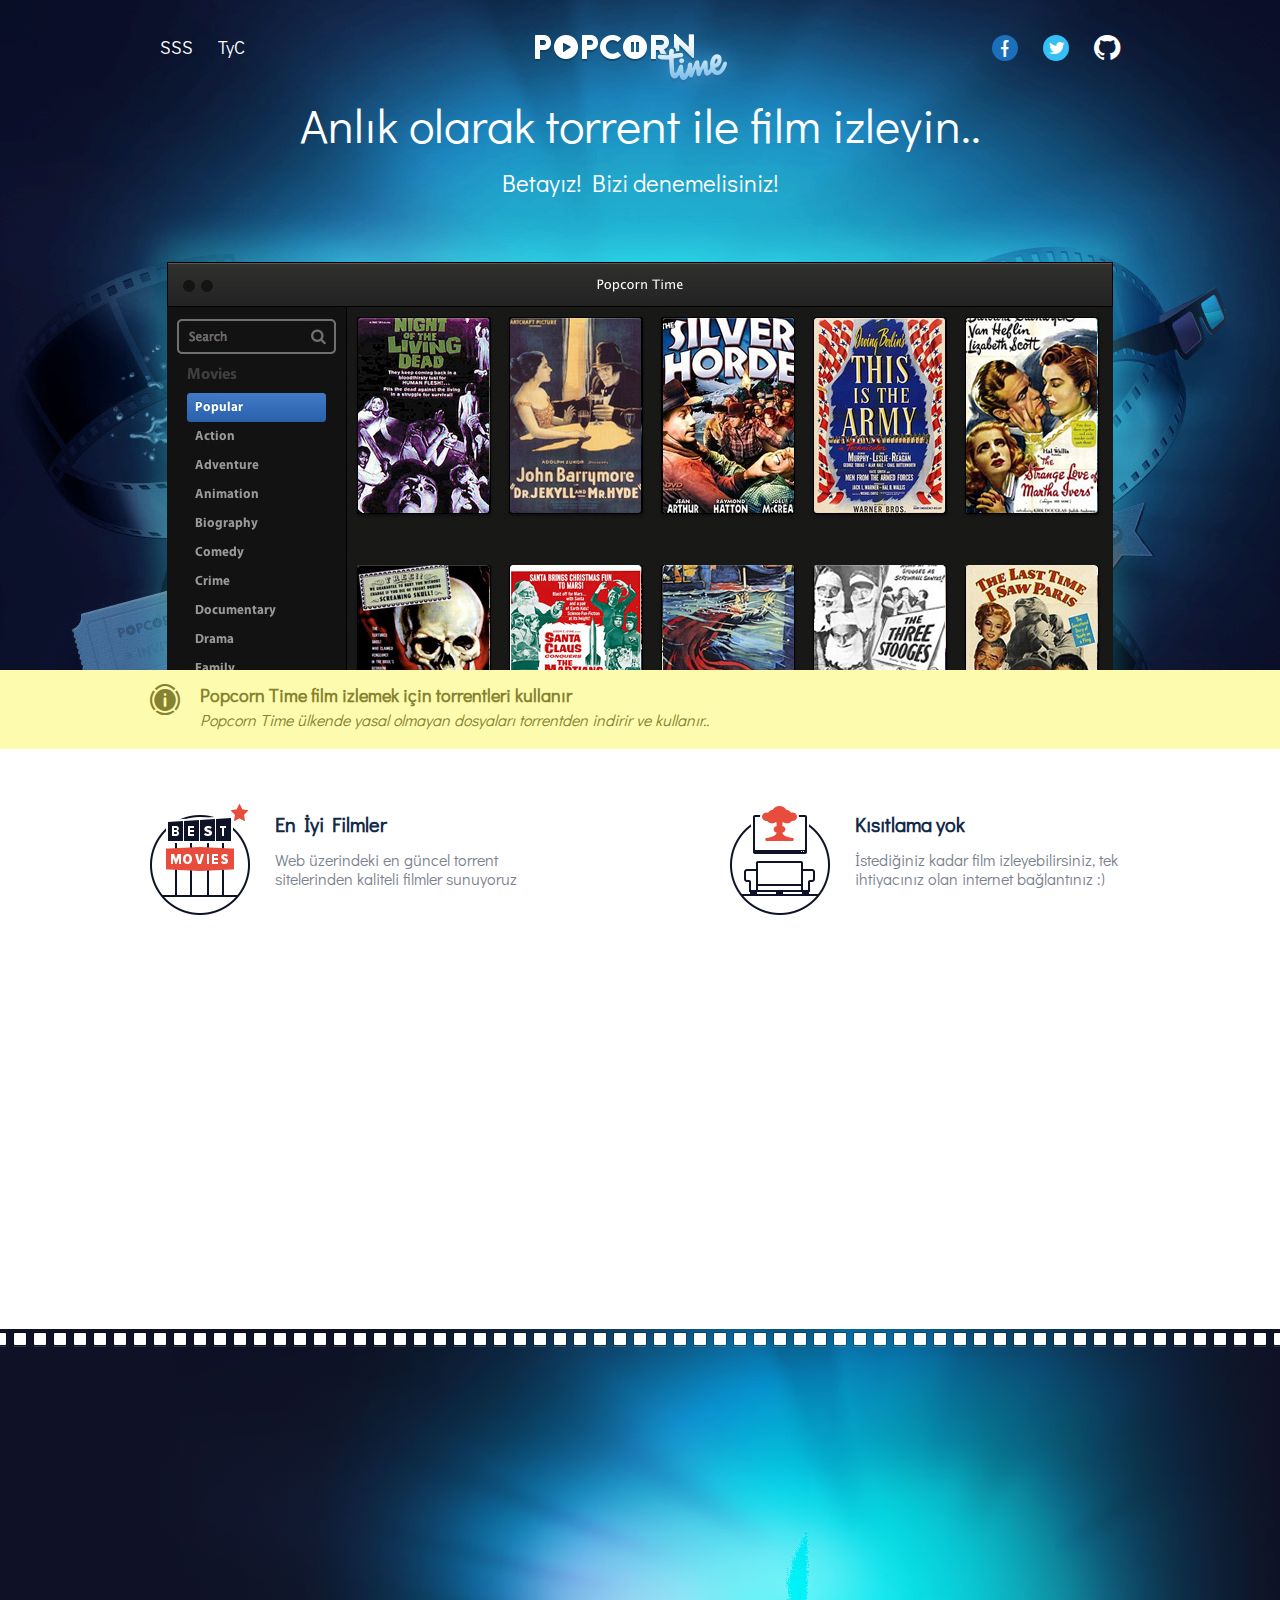
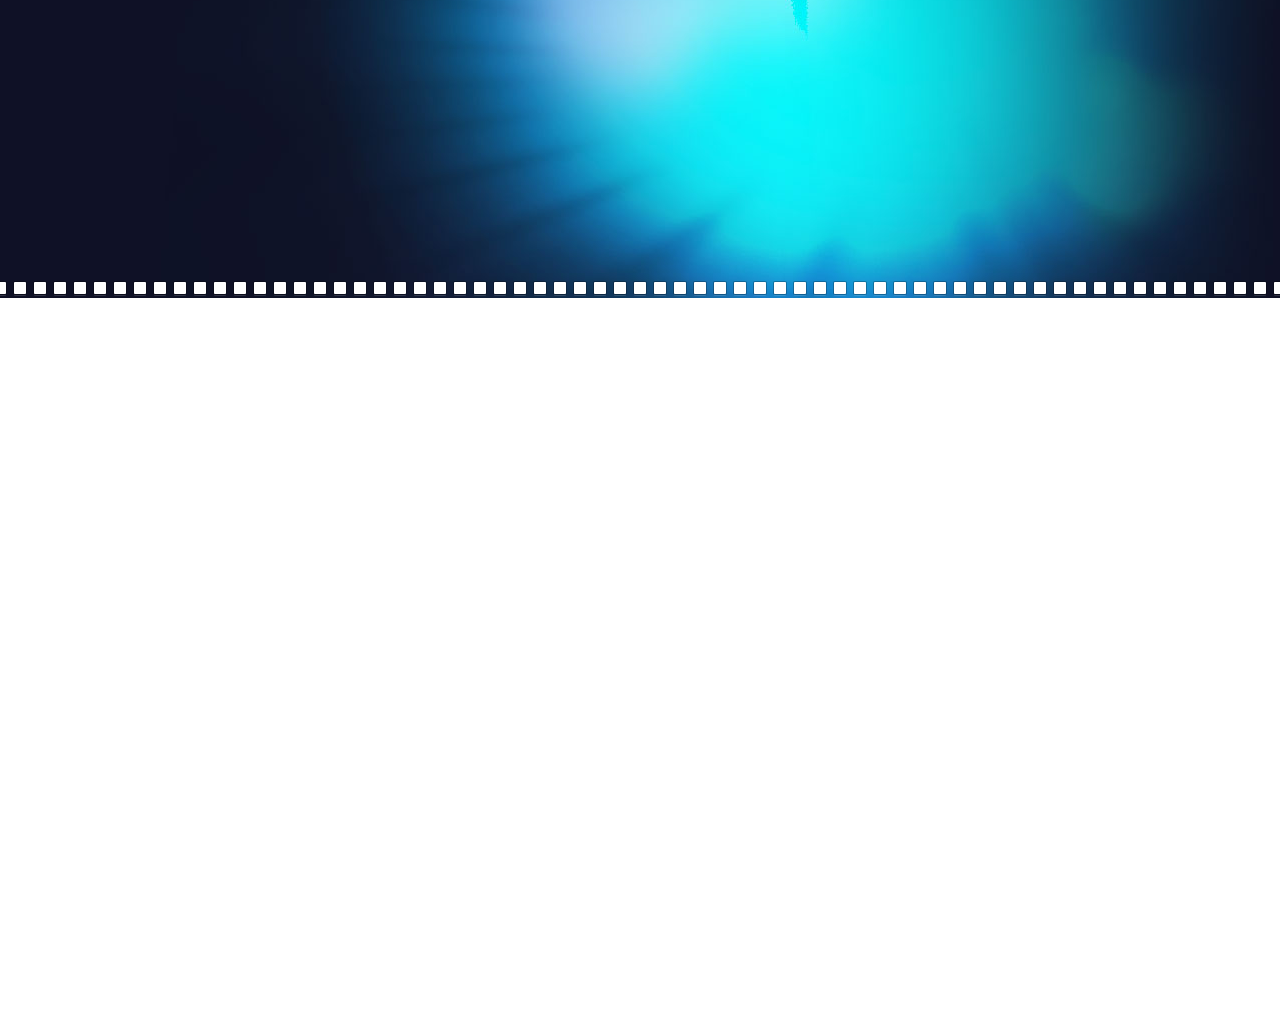
<file: tr/index.html>
<!DOCTYPE HTML>
<html>
<head>
	<meta charset="utf-8" />
	<link rel="canonical" href="http://getpopcornti.me/tr/"/>
	<link href='http://fonts.googleapis.com/css?family=Didact+Gothic' rel='stylesheet' type='text/css'>
	<link rel="stylesheet" type="text/css" href="/css/style.css" />
	<style>
	body {
	font-family: Didact Gothic !important;
	}
	</style>
	<meta name="viewport" content="width=device-width, initial-scale=1.0">
	<!--
                                                        .,;+###+;:.
                                                  .##;`             .'@:
                                              `@+                        +#
                                            #'                             `@`
                                         `@`                                 `@
                        ``:::.`         @.                                     +.
                    `#+`        ;@    `#                                        '.
                  `@              `@ :;                                          @
                 @`                 @;                                            +
                @                   ;                                             @
               @                                                                  @
               @                                                                 `+
               @                                                                 @
                @`                `..                             ..`           #.
                 `@;            '+#@. ';                      `:++@' .#        @.
                 `+#;.``       ;;#@@  ,@.                     `;+@@, `@@     `;;#+`
               .@              ::'######                       :;######+           @`
              :,                ,;;'''+`                       `;;'''+:             .+
              @                             `+'++++++++'++`                          ;,
              ##   ``` `                    ''''''''''''''+                           @
               @#, ```````                  '''''''''''''':                          .@
                :#@# ``.```                  ''''''''''''+                         '#@
                :,.;@@```.`````               ;'''''''''                        :@@@`
                @``@  +'+.@'```````               ```                           '#@
                ',`.   ..+  ,@@`@.```                ``    `::   '@@@#  #@@@# @;   @`
                 @`.   ,..  ;.,' ,`##``@@@.  '@@@. @'..;# @'''+:@     '#;;;;;@      @
                 @..,  ...   ...  @.`#,   `#@;;;;'#      @;;;;;'       ;;;;;;       @
                 ':..   ..   ,.:   ..       ;;;;;;`      ';;;;;'      ,;;;;;;       @
                  @..   ,..  ,.:   ..       ;;;;;;.      ';;;;;;      :;;;;;'      ;,
                  @,..  ,.:  `..   ...      ;;;;;;.      ';;;;;,      ';;;;;;      @
                  ':.,   ,.   ..   .,.      ';;;;;.      ';;;;;.      ';;;;;.      @
                   @.,   ..   ,.   :.:      ';;;;;.      ';;;;;       ;;;;;;       @
                   @,,.  :,.  :,.  ,.:      ';;;;;.      ;;;;;;       ;;;;;'      ;.
                   ;;,;  :,:  :,:  ,,:      ';;;;;.      ;;;;;;      `;;;;;'      @
                    @,,   ,:  `,:  .,:      ';;;;;.      ;;;;;'      :;;;;;:      @
                    @:,`  ,,   ,,   ,,      ';;;;;.      ;;;;;'      ';';;;`      #
                    :;:;  ;,`  ,,   ,,      ;;;;;;.      ;;;;;'      ';;;;;      '`
                     @,,  ,,:  ;,   ,,      :;;';;.      ;;;;;'      ';;';'      @
                     @::   :;  :,.  :,      :;;;;;.      ;;;;;:      ;';;;'      @
                     ,;::  ::  ,:;  ;,      :;;;;'.     `;;';',      ;;';',      +
                      @::  ;:   :;  :,`     .;;;;;.     ,;;';;.     :;;;''`     '
                      @::  .:,  ::  :,.     `;';;;.     :';;;;      ;;'';'      @
                      .#:,  :;  ;:  ,:,     `;';;;.     :;;'';      '';';'      @
                        `#; ;:  ::   :;      ;;';;.     ;';'''      ''';''     `'
                           `@'  ,:,  :;      ''';;.     ;'''''      ;'''',     +
                              .@,::  :;      ;''''.     ';;'''      ;';;;    `.@
                                 :@. ;:      ;''';.     ';;;'',:'#@@#+';,`
                                    :@;     `'++#@@##';,.`
                                       ;,.`                                                          -->

	<link rel="shortcut icon" href="/favicon.ico" type="image/x-icon">
	<link rel="icon" href="/favicon.ico" type="image/x-icon">

	<title>Popcorn Time - Anlık olarak torrent ile film izleyin..</title>
	<meta name="description" content="İndirmeye gerek duymadan, Ücretsiz, altyazılı, anında HD film izleyin! Windows, Mac ve Linux için kullanılabilir." />
	<link rel="image_src" href="http://getpopcornti.me/images/header-ui.jpg" / >

	<meta property="og:title" content="Popcorn Time" />
	<meta property="og:type" content="website" />
	<meta property="og:image" content="http://getpopcornti.me/images/header-ui.jpg" />
	<meta property="og:url" content="http://getpopcornti.me/tr" />
	<meta property="og:site_name" content="Popcorn Time" />

	<script>
	  (function(i,s,o,g,r,a,m){i['GoogleAnalyticsObject']=r;i[r]=i[r]||function(){
	  (i[r].q=i[r].q||[]).push(arguments)},i[r].l=1*new Date();a=s.createElement(o),
	  m=s.getElementsByTagName(o)[0];a.async=1;a.src=g;m.parentNode.insertBefore(a,m)
	  })(window,document,'script','//www.google-analytics.com/analytics.js','ga');

	  ga('create', 'UA-48382234-1', 'getpopcornti.me');
	  ga('send', 'pageview');
	</script>
</head>
<body class="beta">
	<section id="header">

		<nav class="fixed-width fadeInDown wow">
			<a href="http://getpopcornti.me" id="logo">Popcorn Time</a>
			<ul class="align-right">
				<li class="social"><a href="https://facebook.com/getpopcorntime" target="_blank" class="icon-facebook"></a></li>
				<li class="social"><a href="http://twitter.com/getpopcornapp" target="_blank" class="icon-twitter"></a></li>
				<li class="social"><a href="http://github.com/popcorn-time" target="_blank" class="icon-github"></a></li>
			</ul>

			<ul class="align-left">
				<li class="text"><a href="/tr/faq/">SSS</a></li>
				<li class="text"><a href="/tos/">TyC</a></li>
			</ul>
		</nav>

		<div class="text fadeInDown wow">
			<h1>Anlık olarak torrent ile film izleyin..</h1>
			<p>Betayız! Bizi denemelisiniz!</p>
		</div>


		<ul id="links">
			<li class="download dl-mac"><a href="https://mega.co.nz/#!UdwBGKgD!LpbV9ZEpKwX-Fo8VspuSaChfF5gN9fDrkAcTjl8EdGw" class="btn-main icon-mac" onclick="ga('send', 'event', 'Download', 'MacOS');" target="_blank">Hemen Yükle Beta 2.5</a><br /><small>Mac OSX 10.7 ve üzeri için</small></li>
			<li class="download dl-win"><a href="https://mega.co.nz/#!pdgAXS4K!nZDKqUsihJWf5z5ipKJrhEwp7TVFWsjtEo1YVMdUPnY" class="btn-main icon-win" onclick="ga('send', 'event', 'Download', 'Windows');" target="_blank">Hemen Yükle Beta 2.5</a><br /><small>Windows 7 ve üzeri için</small></li>
			<li class="download dl-lin"><a href="https://mega.co.nz/#!XQIBhIxK!JVwaggW1sAJxwI9UxqQtOTMimKfN4NtfVDcIxtIqga4" class="btn-main icon-linux" onclick="ga('send', 'event', 'Download', 'Linux');" target="_blank">Hemen Yükle Beta 2.5</a><br /><small> Linux için</small></li>
		</ul>
		<img src="/images/header-ui.jpg" class="ui-screenshot fadeInUp wow" alt="Popcorn Time UI">
	</section>

	<div class="container">
		<div class="warning fadeIn wow">
			<h5 class="icon-info">Popcorn Time film izlemek için torrentleri kullanır</h5>
			<p>Popcorn Time ülkende yasal olmayan dosyaları torrentden indirir ve kullanır.. </p>
		</div>
		<section id="features" class="fixed-width">
			<div class="clear-fix">
				<article class="fadeInLeft wow">
					<img src="/images/icon-best.gif" alt="">
					<h5>En İyi Filmler</h5>
					<p>Web üzerindeki en güncel torrent sitelerinden kaliteli filmler sunuyoruz</p>
				</article>

				<article class="fadeInRight wow">
					<img src="/images/icon-watch.gif" alt="">
					<h5>Kısıtlama yok</h5>
					<p>İstediğiniz kadar film izleyebilirsiniz, tek ihtiyacınız olan internet bağlantınız :) </p>
				</article>

				<article class="fadeInLeft wow">
					<img src="/images/icon-search.gif" alt="">
					<h5>Güncel Kategoriler</h5>
					<p>Film yayınlandıktan sonra Popcorn time size en uygun sürümü sunarak izlemenizi sağlayacaktır..</p>
				</article>

				<article class="fadeInRight wow">
					<img src="/images/icon-subs.gif" alt="">
					<h5>En İyi Kalite</h5>
					<p>Daha fazla bekleme HD ve Altyazılı fimleri anında izle.. </p>
				</article>
			</div>

			<div class="width-50 align-center action fadeInUp wow">
				<img src="/images/pochoclin.gif" alt="Pochoclin" class="align-center pochoclin">
				<hr />
				<h2>En iyisi ... ücretsiz!</h2>
   
				<div class="dl-mac">
					<a href="https://mega.co.nz/#!UdwBGKgD!LpbV9ZEpKwX-Fo8VspuSaChfF5gN9fDrkAcTjl8EdGw" class="btn-main icon-mac" onclick="ga('send', 'event', 'Download', 'MacOS');" target="_blank">Hemen Yükle Beta 2.5</a>
					<small>Mac OSX 10.7 ve üzeri için</small>
				</div>
				<div class="dl-win">
					<a href="https://mega.co.nz/#!pdgAXS4K!nZDKqUsihJWf5z5ipKJrhEwp7TVFWsjtEo1YVMdUPnY" class="btn-main icon-win" onclick="ga('send', 'event', 'Download', 'Windows');" target="_blank">Hemen Yükle Beta 2.5</a>
					<small>Windows 7 ve üzeri için</small>
				</div>
			</div>
		</section>

		<section id="how">
			<div class="fixed-width fadeInLeft wow">
				<h2>Ne kadar zor olabilir?</h2>
				<h4>Nasıl çalıştığını öğrenmek kolay..</h4>
				<ul class="steps">
					<li class="icon-eye">Uygulamayı aç &amp; filmini seç</li>
					<li class="icon-hd">Kaliteni &amp; Altyazını seç</li>
					<li class="icon-play"> Filmi Başlat &amp; keyfine var!</li>
				</ul>
			</div>
			<img src="/images/how-ui.png" class="ui-screenshot fadeInRight wow" alt="Popcorn Time UI">
		</section>

		<section id="get-app">
			<div class="text fadeIn wow">
				<h2>Film izlemek için yepyeni bir yol..</h2>
				<p>Sadece Popcorn Time kullanın, gerisini bize bırakın..</p>
			</div>
      
  
			<ul class="platforms">
				<li class="mac icon-laptop fadeInUp wow" data-wow-delay=".2s"><a href="https://mega.co.nz/#!UdwBGKgD!LpbV9ZEpKwX-Fo8VspuSaChfF5gN9fDrkAcTjl8EdGw" class="btn-main icon-mac" onclick="ga('send', 'event', 'Download', 'MacOS');" target="_blank">Hemen Yükle Beta 2.5</a><small>Mac OSX 10.7 ve üzeri için</small></li>
				<li class="win icon-screen fadeInUp wow" data-wow-delay=".4s"><a href="https://mega.co.nz/#!hJYFCZiQ!myDjcI3tyxq8-7_kASsggPlYJV6OXYmTxcAxiUErNNI" class="btn-main icon-win" onclick="ga('send', 'event', 'Download', 'Windows');" target="_blank">Hemen Yükle Beta 2.5</a><small>Windows 7 ve üzeri için</small></li>
				<li class="browser icon-window fadeInUp wow" data-wow-delay=".6s"><a href="#" class="btn-main icon-linux" onclick="ga('send', 'event', 'Download', 'Linux');" target="_blank">Hemen Yükle Beta 2.5</a><small>Linux için(Beta)</small></li>
			</ul>
		</section>

		<section id="browse-movies">
			<h2>Bunlardan bazılarını izlemen mümkün olabilir..</h2>
		</section>

		<section id="footer" class="fadeInUp wow">
			<hr style="display: none">
			<nav class="clear-fix">
				<a href="http://getpopcornti.me" class="logo">Popcorn time</a>
				<ul>
					<li class="social"><a href="https://facebook.com/getpopcorntime" target="_blank" class="icon-facebook"> </a></li>
					<li class="social"><a href="http://twitter.com/getpopcornapp" target="_blank" class="icon-twitter"> </a></li>
					<li class="github"><a href="http://github.com/popcorn-time" target="_blank" class="icon-github">Github</a></li>
					<li class="download dl-mac"><a href="https://mega.co.nz/#!UdwBGKgD!LpbV9ZEpKwX-Fo8VspuSaChfF5gN9fDrkAcTjl8EdGw" class="btn-main icon-mac" onclick="ga('send', 'event', 'Download', 'MacOS');" target="_blank">Hemen Yükle Beta 2.5</a><small>Mac OSX 10.7 ve üzeri için</small></li>
					<li class="download dl-win"><a href="https://mega.co.nz/#!XQIBhIxK!JVwaggW1sAJxwI9UxqQtOTMimKfN4NtfVDcIxtIqga4" class="btn-main icon-win" onclick="ga('send', 'event', 'Download', 'Windows');" target="_blank">Hemen Yükle Beta 2.5</a><small>Windows 7 ve üzeri için</small></li>
                    <li class="download dl-linux"><a href="#" class="btn-main icon-linux" onclick="ga('send', 'event', 'Download', 'Linux');" target="_blank">Hemen Yükle Beta 2.5</a><small>Linux için(Beta)/small></li>
                </ul>
			</nav>
			<footer>
				<hr>
				<i class="film"></i>
				<p>Oluşturanlar<span>&lt;3</span> by a bunch of geeks from Buenos Aires<br /> <small><a href="tos">Kullanım Hakları</a> &mdash; <a href="faq">SSS</a></small></p>
			</footer>
		</section>
	</div>
	<script type="text/javascript" src="/js/wow.js"></script>
	<script type="text/javascript" src="/js/site.js?20140308"></script>
</body>
</html>
</file>
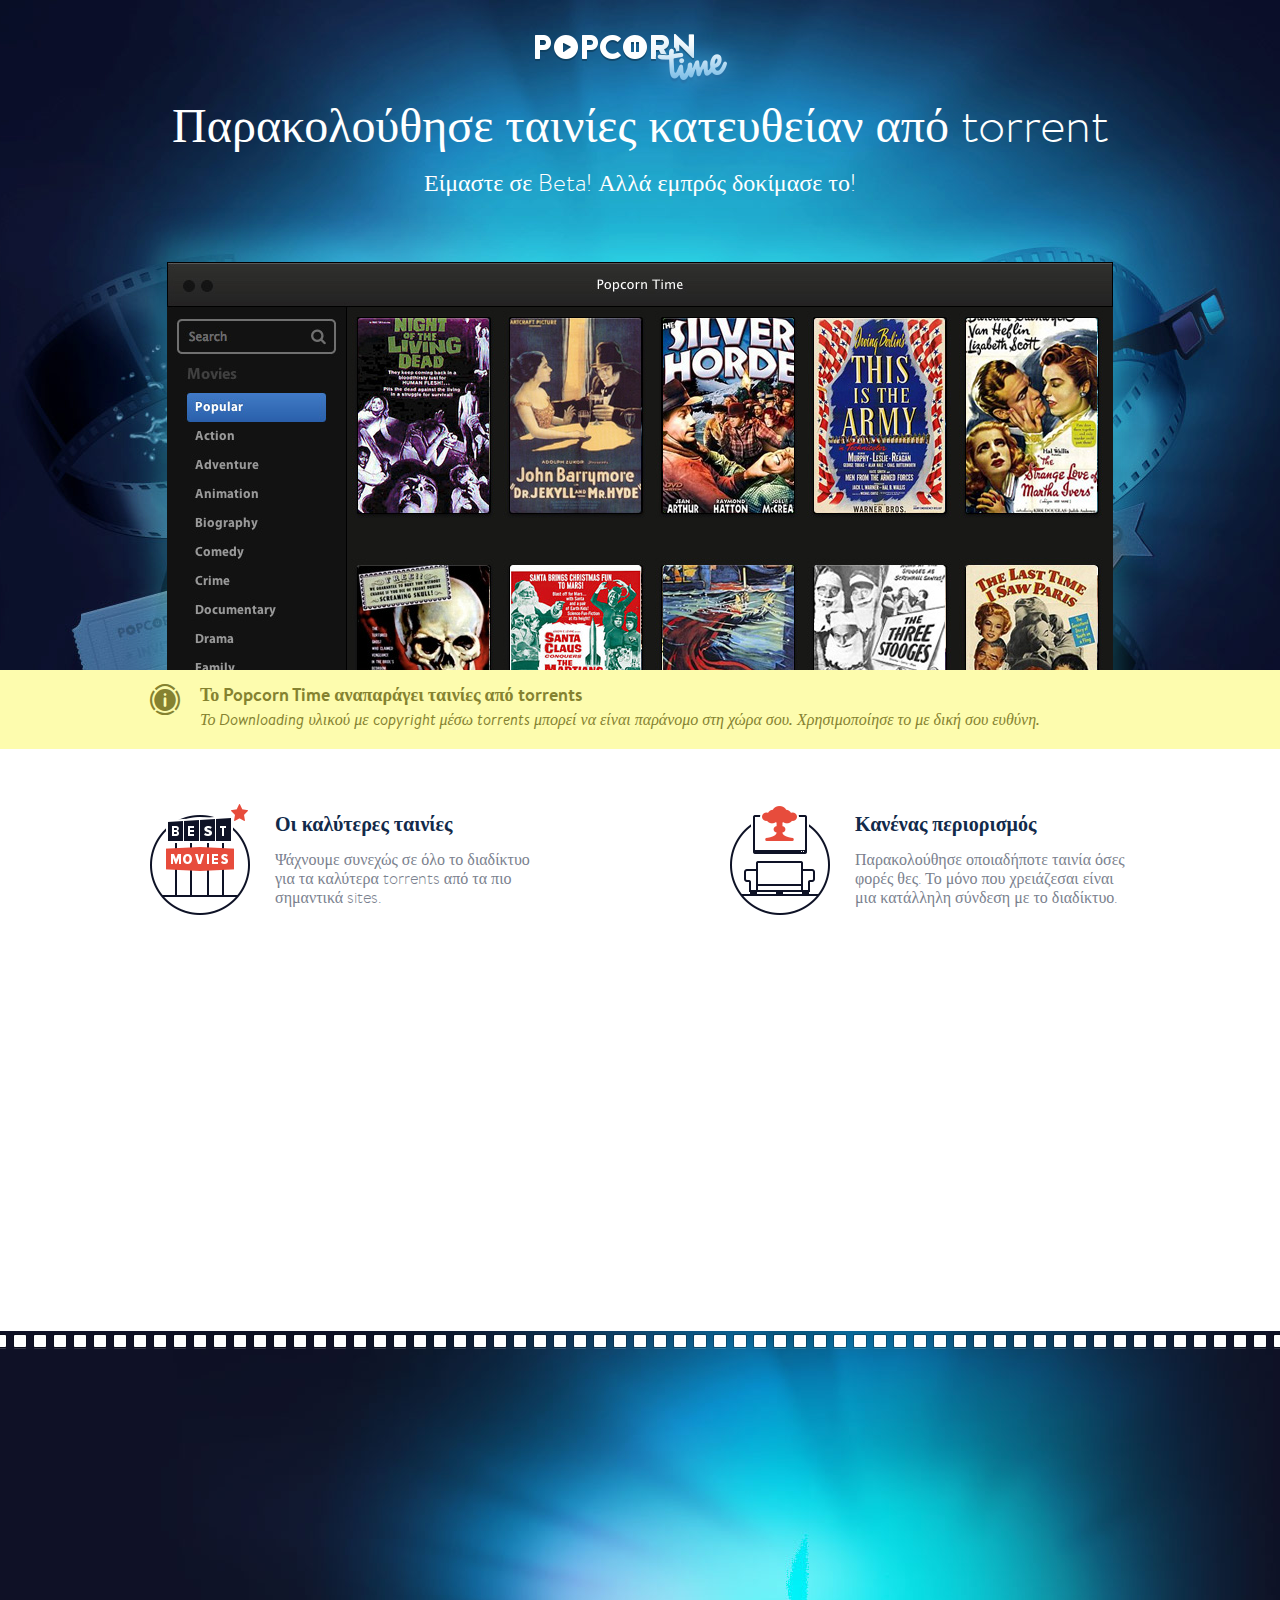
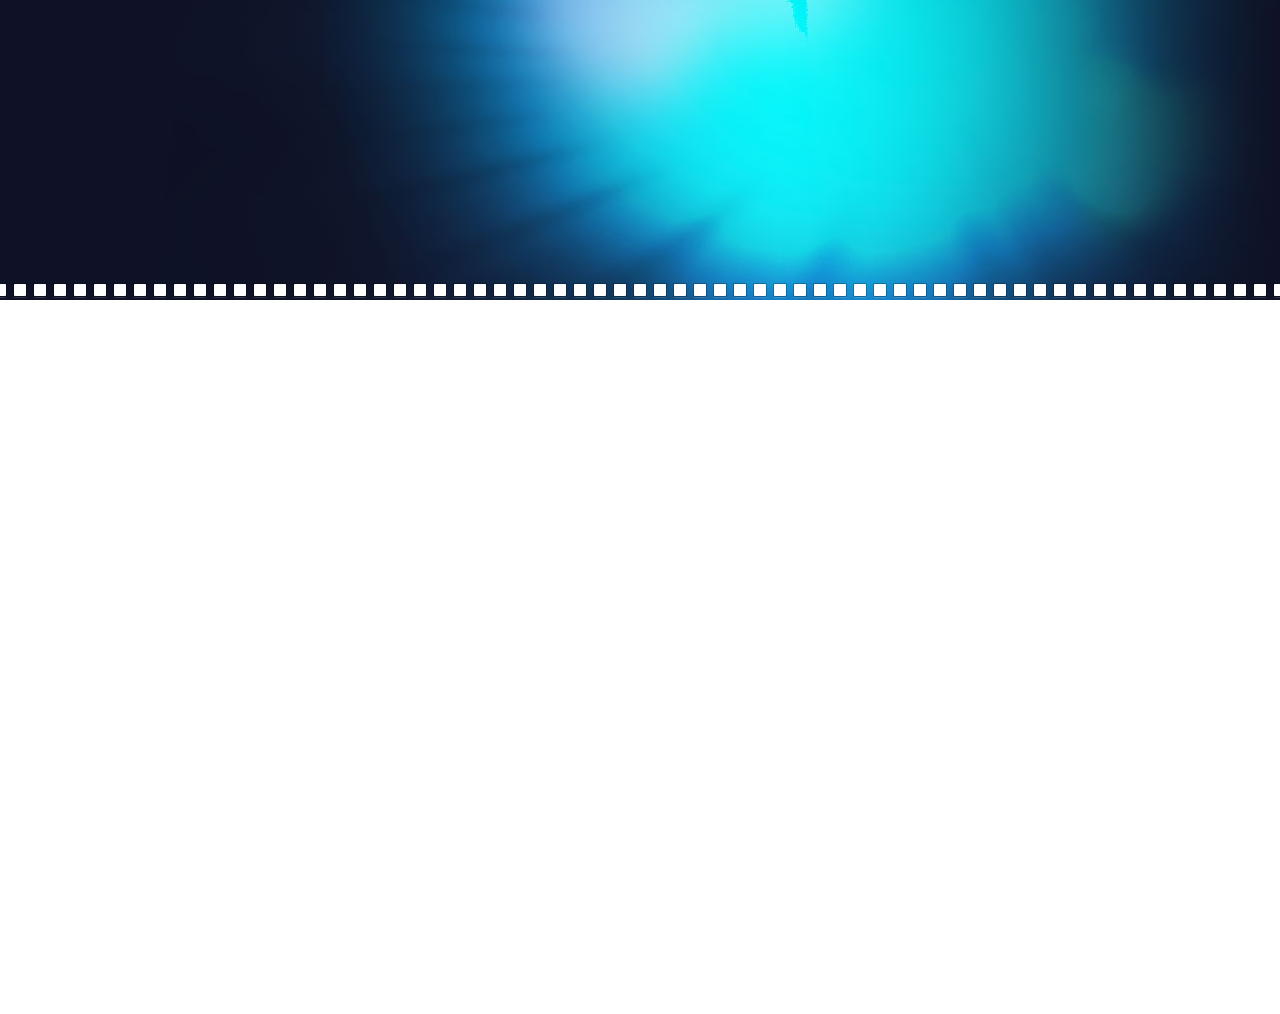
<file: el.html>
<!DOCTYPE HTML>
<html>
<head>
	<meta charset="utf-8" />
	<link rel="stylesheet" type="text/css" href="css/style.css" />
	<meta name="viewport" content="width=device-width, initial-scale=1.0">
	<!--                                                                                                   
                                                        .,;+###+;:.                                 
                                                  .##;`             .'@:                            
                                              `@+                        +#                         
                                            #'                             `@`                      
                                         `@`                                 `@                     
                        ``:::.`         @.                                     +.                   
                    `#+`        ;@    `#                                        '.                  
                  `@              `@ :;                                          @                  
                 @`                 @;                                            +                 
                @                   ;                                             @                 
               @                                                                  @                 
               @                                                                 `+                 
               @                                                                 @                  
                @`                `..                             ..`           #.                  
                 `@;            '+#@. ';                      `:++@' .#        @.                   
                 `+#;.``       ;;#@@  ,@.                     `;+@@, `@@     `;;#+`                 
               .@              ::'######                       :;######+           @`               
              :,                ,;;'''+`                       `;;'''+:             .+              
              @                             `+'++++++++'++`                          ;,             
              ##   ``` `                    ''''''''''''''+                           @             
               @#, ```````                  '''''''''''''':                          .@             
                :#@# ``.```                  ''''''''''''+                         '#@              
                :,.;@@```.`````               ;'''''''''                        :@@@`               
                @``@  +'+.@'```````               ```                           '#@                 
                ',`.   ..+  ,@@`@.```                ``    `::   '@@@#  #@@@# @;   @`               
                 @`.   ,..  ;.,' ,`##``@@@.  '@@@. @'..;# @'''+:@     '#;;;;;@      @               
                 @..,  ...   ...  @.`#,   `#@;;;;'#      @;;;;;'       ;;;;;;       @               
                 ':..   ..   ,.:   ..       ;;;;;;`      ';;;;;'      ,;;;;;;       @               
                  @..   ,..  ,.:   ..       ;;;;;;.      ';;;;;;      :;;;;;'      ;,               
                  @,..  ,.:  `..   ...      ;;;;;;.      ';;;;;,      ';;;;;;      @                
                  ':.,   ,.   ..   .,.      ';;;;;.      ';;;;;.      ';;;;;.      @                
                   @.,   ..   ,.   :.:      ';;;;;.      ';;;;;       ;;;;;;       @                
                   @,,.  :,.  :,.  ,.:      ';;;;;.      ;;;;;;       ;;;;;'      ;.                
                   ;;,;  :,:  :,:  ,,:      ';;;;;.      ;;;;;;      `;;;;;'      @                 
                    @,,   ,:  `,:  .,:      ';;;;;.      ;;;;;'      :;;;;;:      @                 
                    @:,`  ,,   ,,   ,,      ';;;;;.      ;;;;;'      ';';;;`      #                 
                    :;:;  ;,`  ,,   ,,      ;;;;;;.      ;;;;;'      ';;;;;      '`                 
                     @,,  ,,:  ;,   ,,      :;;';;.      ;;;;;'      ';;';'      @                  
                     @::   :;  :,.  :,      :;;;;;.      ;;;;;:      ;';;;'      @                  
                     ,;::  ::  ,:;  ;,      :;;;;'.     `;;';',      ;;';',      +                  
                      @::  ;:   :;  :,`     .;;;;;.     ,;;';;.     :;;;''`     '                   
                      @::  .:,  ::  :,.     `;';;;.     :';;;;      ;;'';'      @                   
                      .#:,  :;  ;:  ,:,     `;';;;.     :;;'';      '';';'      @                   
                        `#; ;:  ::   :;      ;;';;.     ;';'''      ''';''     `'                   
                           `@'  ,:,  :;      ''';;.     ;'''''      ;'''',     +                    
                              .@,::  :;      ;''''.     ';;'''      ;';;;    `.@                    
                                 :@. ;:      ;''';.     ';;;'',:'#@@#+';,`                          
                                    :@;     `'++#@@##';,.`                                          
                                       ;,.`                                                          -->
	<link rel="shortcut icon" href="favicon.ico" type="image/x-icon">
	<link rel="icon" href="favicon.ico" type="image/x-icon">
	<meta name="description" content="Stream movies from torrents. Skip the downloads. Launch, click, watch." />
	<link rel="image_src" href="http://getpopcornti.me/images/header-ui.jpg" / >
  
	<meta property="og:title" content="Popcorn Time" />
	<meta property="og:type" content="website" />
	<meta property="og:image" content="http://getpopcornti.me/images/header-ui.jpg" />
	<meta property="og:url" content="http://getpopcornti.me" />
	<meta property="og:site_name" content="Popcorn Time" />

	<title>Popcorn Time</title>
	<script>
	  (function(i,s,o,g,r,a,m){i['GoogleAnalyticsObject']=r;i[r]=i[r]||function(){
	  (i[r].q=i[r].q||[]).push(arguments)},i[r].l=1*new Date();a=s.createElement(o),
	  m=s.getElementsByTagName(o)[0];a.async=1;a.src=g;m.parentNode.insertBefore(a,m)
	  })(window,document,'script','//www.google-analytics.com/analytics.js','ga');
	
	  ga('create', 'UA-48382234-1', 'getpopcornti.me');
	  ga('send', 'pageview');
	</script>
</head>
<body class="beta">
	<section id="header">

		<nav class="fixed-width fadeInDown wow">
			<a href="http://getpopcornti.me" id="logo">Popcorn Time</a>
		</nav>

		<div class="text fadeInDown wow">
			<h1>Παρακολούθησε ταινίες κατευθείαν από torrent</h1>
			<p>Είμαστε σε Beta! Αλλά εμπρός δοκίμασε το!</p>
		</div>

		<ul id="links">
			<li class="download dl-mac"><a href="https://mega.co.nz/#!9BREXTCa!Qs980yuyFTYQsmBxNUbrfhtM9
				<li class="mac icon-laptop fadeInUp wow" data-wow-delay=".2s"><a href="https://mega.co.nz/#!9BREXTCa!Qs980yuyFTYQsmBxNUbrfhtM9UzW148VucDBx6lKu3YUzW148VucDBx6lKu3Y" class="btn-main icon-mac" onclick="ga('send', 'event', 'Download', 'MacOS');" target="_blank">Κατέβασε το τώρα</a><br /><small>Για Mac OSX 10.7 και νεώτερο</small></li>
			<li class="download dl-win"><a href="https://mega.co.nz/#!NAghnRKY!jpB3adN_meEbBCL_us8kmhdGILwbYw248IEdN2bG-rM" class="btn-main icon-win" onclick="ga('send', 'event', 'Download', 'Windows');" target="_blank">Κατέβασε το τώρα</a><br /><small>Για Windows 7 και νεώτερο</small></li>
			<!--<li class="social"><a href="http://facebook.com/getpopcorntime" class="btn-social btn-wide icon-facebook" target="_blank">Like Us</a></li>
			<li class="social"><a href="http://twitter.com/getpopcornapp" class="btn-social btn-wide icon-twitter" target="_blank">Follow Us</a></li>-->
		</ul>
		<img src="images/header-ui.jpg" class="ui-screenshot fadeInUp wow" alt="Popcorn Time UI">
	</section>

	<div class="container">
		<div class="warning fadeIn wow">
			<h5 class="icon-info">Το Popcorn Time αναπαράγει ταινίες από torrents</h5>
			<p>Το Downloading υλικού με copyright μέσω torrents μπορεί να είναι παράνομο στη χώρα σου. Χρησιμοποίησε το με δική σου ευθύνη.</p>
		</div>
		<section id="features" class="fixed-width">
			<div class="clear-fix">
				<article class="fadeInLeft wow">
					<img src="images/icon-best.gif" alt="">
					<h5>Οι καλύτερες ταινίες</h5>
					<p>Ψάχνουμε συνεχώς σε όλο το διαδίκτυο για τα καλύτερα torrents από τα πιο σημαντικά sites.</p>
				</article>

				<article class="fadeInRight wow">
					<img src="images/icon-watch.gif" alt="">
					<h5>Κανένας περιορισμός</h5>
					<p>Παρακολούθησε οποιαδήποτε ταινία όσες φορές θες. Το μόνο που χρειάζεσαι είναι μια κατάλληλη σύνδεση με το διαδίκτυο.</p>
				</article>

				<article class="fadeInLeft wow">
					<img src="images/icon-search.gif" alt="">
					<h5>Ατέλειωτος κατάλογος</h5>
					<p>Αν η ταινία υπάρχει εκεί έξω, το Popcorn Time θα βρει την καλύτερη έκδοση και αρχίσει να την αναπαράγει αμέσως.</p>
				</article>

				<article class="fadeInRight wow">
					<img src="images/icon-subs.gif" alt="">
					<h5>Η καλύτερη ποιότητα</h5>
					<p>Όχι άλλη αναμονή. Παρακολούθησε την ταινία σου σε ποιότητα HD με υπότιτλους. Και μετά δες ακόμα μία</p>
				</article>
			</div>

			<div class="width-50 align-center action fadeInUp wow">
				<img src="images/pochoclin.gif" alt="Pochoclin" class="align-center pochoclin">
				<hr />
				<h2>Το καλύτερο απ' όλα... είναι δωρεάν!</h2>
				<div class="dl-mac">
					<a href="https://mega.co.nz/#!9BREXTCa!Qs980yuyFTYQsmBxNUbrfhtM9UzW148VucDBx6lKu3Y" class="btn-main icon-mac" onclick="ga('send', 'event', 'Download', 'MacOS');" target="_blank">Κατέβασε το τώρα</a>
					<small>Για Mac OSX 10.7 και νεώτερο</small>
				</div>
				<div class="dl-win">
					<a href="https://mega.co.nz/#!NAghnRKY!jpB3adN_meEbBCL_us8kmhdGILwbYw248IEdN2bG-rM" class="btn-main icon-win" onclick="ga('send', 'event', 'Download', 'Windows');" target="_blank">Κατέβασε το τώρα</a>
					<small>Για Windows 7 και νεώτερο</small>
				</div>
			</div>
		</section>

		<section id="how">
			<div class="fixed-width fadeInLeft wow">
				<h2>Δύσκολο να το πιστέψεις;</h2>
				<h4>Δες πόσο εύκολα δουλεύει</h4>
				<ul class="steps">
					<li class="icon-eye">Άνοιξε το PT &amp; διάλεξε μια ταινία</li>
					<li class="icon-hd">Διάλεξε ποιότητα HD &amp; Υπότιτλους</li>
					<li class="icon-play">Πάτα αναπαραγωγή &amp; απόλαυσε!</li>
				</ul>
			</div>
			<img src="images/how-ui.jpg" class="ui-screenshot fadeInRight wow" alt="Popcorn Time UI">
		</section>

		<section id="get-app">
			<div class="fadeIn wow">
				<h2>Ένας ολοκαίνουριος τρόπος για να βλέπεις ταινίες</h2>
				<p>Εσύ απλά φρόντισε το popcorn, άσε τα υπόλοιπα σε εμάς.</p>
			</div>
			<ul class="platforms">
				<li class="mac icon-laptop fadeInUp wow" data-wow-delay=".2s"><a href="https://mega.co.nz/#!9BREXTCa!Qs980yuyFTYQsmBxNUbrfhtM9UzW148VucDBx6lKu3Y" " class="btn-main icon-mac" onclick="ga('send', 'event', 'Download', 'MacOS');" target="_blank">Κατέβασε το τώρα</a><small>Για Mac OSX 10.7 και νεώτερο</small></li>
				<li class="win icon-screen fadeInUp wow" data-wow-delay=".4s"><a href="https://mega.co.nz/#!NAghnRKY!jpB3adN_meEbBCL_us8kmhdGILwbYw248IEdN2bG-rM" class="btn-main icon-win" onclick="ga('send', 'event', 'Download', 'Windows');" target="_blank">Κατέβασε το τώρα</a><small>Για Windows 7 και νεώτερο</small></li>
				<li class="browser icon-window fadeInUp wow" data-wow-delay=".6s"><a href="https://mega.co.nz/#!zMYlCKBD!AxBsn1ta0QwhRgA9uD56Xy3hs8w8MVDyDkpUNfzqAcY" class="btn-main icon-linux" onclick="ga('send', 'event', 'Download', 'Linux');" target="_blank">Κατέβασε το τώρα</a><small>Για Linux (Beta)</small></li>
			</ul>
		</section>

		<section id="browse-movies">
			<h2>Αυτές είναι μερικές απ' τις ταινίες που θα μπορείς να παρακολουθήσεις</h2>
		</section>

		<section id="footer" class="fadeInUp wow">
			<hr style="display: none">
			<nav class="clear-fix">
				<a href="http://getpopcornti.me" class="logo">Popcorn time</a>
				<ul>
					<li class="social"><a href="https://facebook.com/getpopcorntime" target="_blank" class="icon-facebook"> </a></li>
					<li class="social"><a href="http://twitter.com/getpopcornapp" target="_blank" class="icon-twitter"> </a></li>
					<li class="github"><a href="http://github.com/popcorn-time" target="_blank" class="icon-github">Github</a></li>
					<li class="download dl-mac"><a href="https://mega.co.nz/#!9BREXTCa!Qs980yuyFTYQsmBxNUbrfhtM9UzW148VucDBx6lKu3Y" class="btn-main icon-mac" onclick="ga('send', 'event', 'Download', 'MacOS');" target="_blank">Κατέβασε το τώρα</a><small>Για Mac OSX 10.7 και νεώτερο</small></li>
					<li class="download dl-win"><a href="https://mega.co.nz/#!NAghnRKY!jpB3adN_meEbBCL_us8kmhdGILwbYw248IEdN2bG-rM" class="btn-main icon-win" onclick="ga('send', 'event', 'Download', 'Windows');" target="_blank">Κατέβασε το τώρα</a><small>Για Windows 7 και νεώτερο</small></li>
                    <li class="download dl-linux"><a href="https://mega.co.nz/#!zMYlCKBD!AxBsn1ta0QwhRgA9uD56Xy3hs8w8MVDyDkpUNfzqAcY" class="btn-main icon-linux" onclick="ga('send', 'event', 'Download', 'Linux');" target="_blank">Κατέβασε το τώρα</a><small>Για Linux (Beta)</small></li>
                </ul>
			</nav>
			<footer>
				<hr>
				<i class="film"></i>
				<p>Made with <span>&lt;3</span> by a bunch of geeks from Buenos Aires<br /> <small><a href="tos.html">Terms of Service</a></small></p>
			</footer>
		</section>
	</div>
	<script type="text/javascript" src="js/wow.js"></script>
	<script type="text/javascript" src="js/site.js"></script>
</body>
</html>
</file>
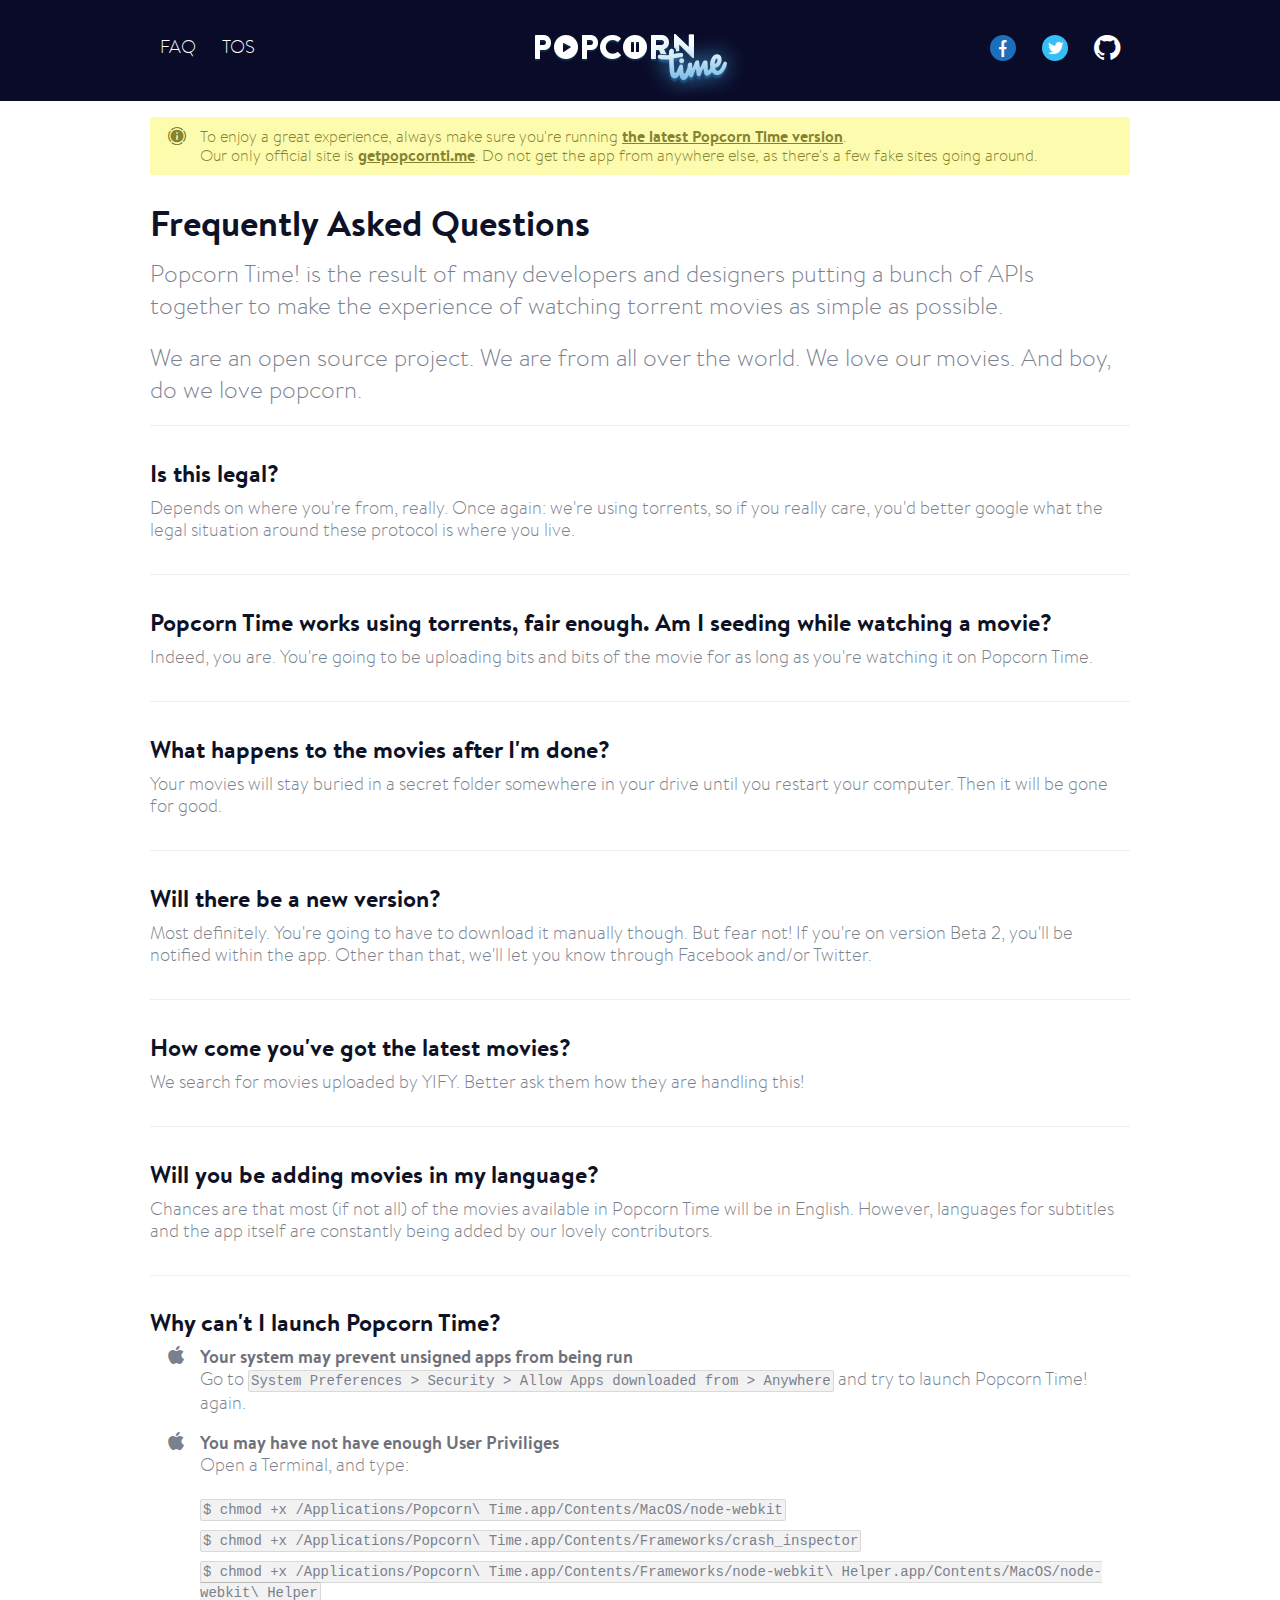
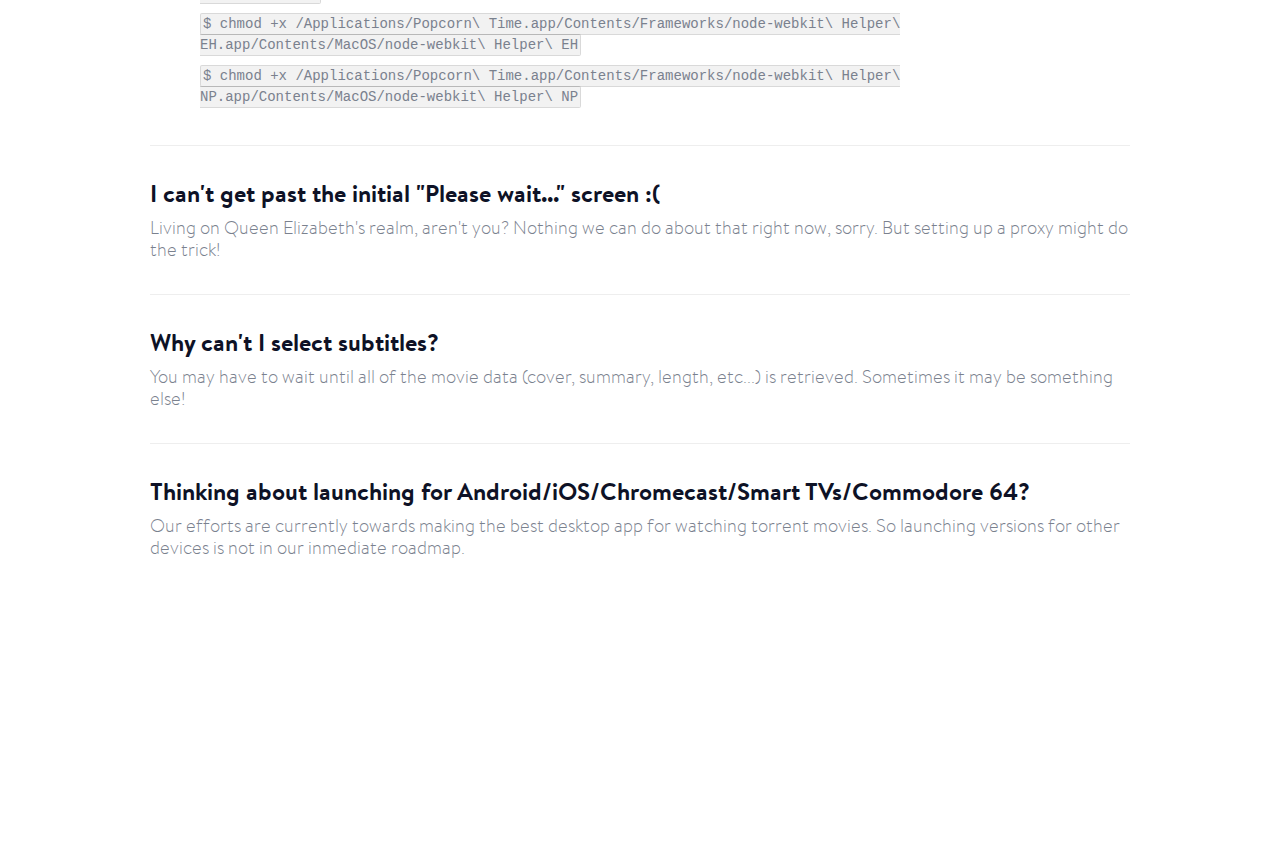
<file: faq.html>
<!DOCTYPE HTML>
<html>
<head>
	<meta charset="utf-8" />
	<link rel="canonical" href="http://getpopcornti.me/faq/" />
	<link rel="stylesheet" type="text/css" href="css/style.css" />
	<meta name="viewport" content="width=device-width, initial-scale=1.0">
	<!--                                                                                                   
                                                        .,;+###+;:.                                 
                                                  .##;`             .'@:                            
                                              `@+                        +#                         
                                            #'                             `@`                      
                                         `@`                                 `@                     
                        ``:::.`         @.                                     +.                   
                    `#+`        ;@    `#                                        '.                  
                  `@              `@ :;                                          @                  
                 @`                 @;                                            +                 
                @                   ;                                             @                 
               @                                                                  @                 
               @                                                                 `+                 
               @                                                                 @                  
                @`                `..                             ..`           #.                  
                 `@;            '+#@. ';                      `:++@' .#        @.                   
                 `+#;.``       ;;#@@  ,@.                     `;+@@, `@@     `;;#+`                 
               .@              ::'######                       :;######+           @`               
              :,                ,;;'''+`                       `;;'''+:             .+              
              @                             `+'++++++++'++`                          ;,             
              ##   ``` `                    ''''''''''''''+                           @             
               @#, ```````                  '''''''''''''':                          .@             
                :#@# ``.```                  ''''''''''''+                         '#@              
                :,.;@@```.`````               ;'''''''''                        :@@@`               
                @``@  +'+.@'```````               ```                           '#@                 
                ',`.   ..+  ,@@`@.```                ``    `::   '@@@#  #@@@# @;   @`               
                 @`.   ,..  ;.,' ,`##``@@@.  '@@@. @'..;# @'''+:@     '#;;;;;@      @               
                 @..,  ...   ...  @.`#,   `#@;;;;'#      @;;;;;'       ;;;;;;       @               
                 ':..   ..   ,.:   ..       ;;;;;;`      ';;;;;'      ,;;;;;;       @               
                  @..   ,..  ,.:   ..       ;;;;;;.      ';;;;;;      :;;;;;'      ;,               
                  @,..  ,.:  `..   ...      ;;;;;;.      ';;;;;,      ';;;;;;      @                
                  ':.,   ,.   ..   .,.      ';;;;;.      ';;;;;.      ';;;;;.      @                
                   @.,   ..   ,.   :.:      ';;;;;.      ';;;;;       ;;;;;;       @                
                   @,,.  :,.  :,.  ,.:      ';;;;;.      ;;;;;;       ;;;;;'      ;.                
                   ;;,;  :,:  :,:  ,,:      ';;;;;.      ;;;;;;      `;;;;;'      @                 
                    @,,   ,:  `,:  .,:      ';;;;;.      ;;;;;'      :;;;;;:      @                 
                    @:,`  ,,   ,,   ,,      ';;;;;.      ;;;;;'      ';';;;`      #                 
                    :;:;  ;,`  ,,   ,,      ;;;;;;.      ;;;;;'      ';;;;;      '`                 
                     @,,  ,,:  ;,   ,,      :;;';;.      ;;;;;'      ';;';'      @                  
                     @::   :;  :,.  :,      :;;;;;.      ;;;;;:      ;';;;'      @                  
                     ,;::  ::  ,:;  ;,      :;;;;'.     `;;';',      ;;';',      +                  
                      @::  ;:   :;  :,`     .;;;;;.     ,;;';;.     :;;;''`     '                   
                      @::  .:,  ::  :,.     `;';;;.     :';;;;      ;;'';'      @                   
                      .#:,  :;  ;:  ,:,     `;';;;.     :;;'';      '';';'      @                   
                        `#; ;:  ::   :;      ;;';;.     ;';'''      ''';''     `'                   
                           `@'  ,:,  :;      ''';;.     ;'''''      ;'''',     +                    
                              .@,::  :;      ;''''.     ';;'''      ;';;;    `.@                    
                                 :@. ;:      ;''';.     ';;;'',:'#@@#+';,`                          
                                    :@;     `'++#@@##';,.`                                          
                                       ;,.`                                                          -->
	<link rel="shortcut icon" href="favicon.ico" type="image/x-icon">
	<link rel="icon" href="favicon.ico" type="image/x-icon">

	<title>Frequently Asked Questions - Popcorn Time</title>
	<meta name="description" content="Stream movies from torrents. Skip the downloads. Launch, click, watch." />
	<link rel="image_src" href="http://getpopcornti.me/images/header-ui.png" / >
  
	<meta property="og:title" content="Popcorn Time" />
	<meta property="og:type" content="website" />
	<meta property="og:image" content="http://getpopcornti.me/images/header-ui.png" />
	<meta property="og:url" content="http://getpopcornti.me" />
	<meta property="og:site_name" content="Popcorn Time" />

	<script>
	  (function(i,s,o,g,r,a,m){i['GoogleAnalyticsObject']=r;i[r]=i[r]||function(){
	  (i[r].q=i[r].q||[]).push(arguments)},i[r].l=1*new Date();a=s.createElement(o),
	  m=s.getElementsByTagName(o)[0];a.async=1;a.src=g;m.parentNode.insertBefore(a,m)
	  })(window,document,'script','//www.google-analytics.com/analytics.js','ga');
	
	  ga('create', 'UA-48382234-1', 'getpopcornti.me');
	  ga('send', 'pageview');
	</script>
</head>
<body id="page-faq" class="beta">
	<section id="header">
		<nav class="fixed-width fadeInDown wow">
			<a href="http://getpopcornti.me" id="logo">Popcorn Time</a>
			<ul class="align-right">
				<li class="social"><a href="https://facebook.com/getpopcorntime" target="_blank" class="icon-facebook"></a></li>
				<li class="social"><a href="http://twitter.com/getpopcornapp" target="_blank" class="icon-twitter"></a></li>
				<li class="social"><a href="http://github.com/popcorn-time" target="_blank" class="icon-github"></a></li>
			</ul>

			<ul class="align-left">
				<li class="text"><a href="faq">FAQ</a></li>
				<li class="text"><a href="tos">TOS</a></li>
			</ul>
		</nav>
	</section>

	<div class="container fadeIn wow">
		<section id="faq" class="fixed-width">
			<p class="warning">To enjoy a great experience, always make sure you're running <a href="http://getpopcornti.me" target="_blank">the latest Popcorn Time version</a>. <br/>
			Our only official site is <a href="http://getpopcornti.me" target="_blank">getpopcornti.me</a>. Do not get the app from anywhere else, as there's a few fake sites going around.</p>

			<article id="what">
				<h1>Frequently Asked Questions</h1>
				<p>Popcorn Time! is the result of many developers and designers putting a bunch of APIs together to make the experience of watching torrent movies as simple as possible.</p>
				<p>We are an open source project. We are from all over the world. We love our movies. And boy, do we love popcorn.</p>	
			</article>

			<article id="legal">
				<h2>Is this legal?</h2>
				<p>Depends on where you're from, really. Once again: we're using torrents, so if you really care, you'd better google what the legal situation around these protocol is where you live.</p>
			</article>

			<article id="seeding">
				<h2>Popcorn Time works using torrents, fair enough. Am I seeding while watching a movie?</h2>
				<p>Indeed, you are. You're going to be uploading bits and bits of the movie for as long as you're watching it on Popcorn Time.</p>
			</article>

			<article id="storage">
				<h2>What happens to the movies after I'm done?</h2>
				<p>Your movies will stay buried in a secret folder somewhere in your drive until you restart your computer. Then it will be gone for good.</p>
			</article>

			<article id="update">
				<h2>Will there be a new version?</h2>
				<p>Most definitely. You're going to have to download it manually though. But fear not! If you're on version Beta 2, you'll be notified within the app. Other than that, we'll let you know through Facebook and/or Twitter.</p>
			</article>

			<article id="movies">
				<h2>How come you've got the latest movies?</h2>
				<p>We search for movies uploaded by YIFY. Better ask them how they are handling this!</p>
			</article>

			<article id="languages">
				<h2>Will you be adding movies in my language?</h2>
				<p>Chances are that most (if not all) of the movies available in Popcorn Time will be in English. However, languages for subtitles and the app itself are constantly being added by our lovely contributors.</p>
			</article>

			<article id="cant-launch">
				<h2>Why can't I launch Popcorn Time?</h2>
				<p class="icon-mac"><strong>Your system may prevent unsigned apps from being run</strong><br />Go to <span class="code">System Preferences > Security > Allow Apps downloaded from > Anywhere</span> and try to launch Popcorn Time! again.</p>
				<p class="icon-mac"><strong>You may have not have enough User Priviliges</strong><br />
					Open a Terminal, and type:
					<ul class="step-code">
						<li><span class="code">$ chmod +x /Applications/Popcorn\ Time.app/Contents/MacOS/node-webkit</span></li>
						<li><span class="code">$ chmod +x /Applications/Popcorn\ Time.app/Contents/Frameworks/crash_inspector</span></li>
						<li><span class="code">$ chmod +x /Applications/Popcorn\ Time.app/Contents/Frameworks/node-webkit\ Helper.app/Contents/MacOS/node-webkit\ Helper</span></li>
						<li><span class="code">$ chmod +x /Applications/Popcorn\ Time.app/Contents/Frameworks/node-webkit\ Helper\ EH.app/Contents/MacOS/node-webkit\ Helper\ EH</span></li>
						<li><span class="code">$ chmod +x /Applications/Popcorn\ Time.app/Contents/Frameworks/node-webkit\ Helper\ NP.app/Contents/MacOS/node-webkit\ Helper\ NP</span></li>
					</ul></p>
			</article>

			<article id="stuck">
				<h2>I can't get past the initial "Please wait..." screen :(</h2>
				<p>Living on Queen Elizabeth's realm, aren't you? Nothing we can do about that right now, sorry. But setting up a proxy might do the trick!</p>
			</article>

			<article id="select-subtitles">
				<h2>Why can't I select subtitles?</h2>
				<p>You may have to wait until all of the movie data (cover, summary, length, etc...) is retrieved. Sometimes it may be something else!</p>
			</article>

			<article id="new-apps">
				<h2>Thinking about launching for Android/iOS/Chromecast/Smart TVs/Commodore 64?</h2>
				<p>Our efforts are currently towards making the best desktop app for watching torrent movies. So launching versions for other devices is not in our inmediate roadmap.</p>
			</article>
		</section>

		<section id="footer" class="fadeInUp wow">
			<hr style="display: none">
			<nav class="clear-fix">
				<a href="http://getpopcornti.me" class="logo">Popcorn time</a>
				<ul>
					<li class="social"><a href="https://facebook.com/getpopcorntime" target="_blank" class="icon-facebook"> </a></li>
					<li class="social"><a href="http://twitter.com/getpopcornapp" target="_blank" class="icon-twitter"> </a></li>
					<li class="github"><a href="http://github.com/popcorn-time" target="_blank" class="icon-github">Github</a></li>
					<li class="download dl-mac"><a href="https://mega.co.nz/#!ENRlHJYT!BR7n4bQCN2oAW7fYYaJ6bcGT6pV36x7AxoTPkymbiP0" class="btn-main icon-mac" onclick="ga('send', 'event', 'Download', 'MacOS');" target="_blank">Download Beta 2</a><small>For Mac OSX 10.7 and above</small></li>
					<li class="download dl-win"><a href="https://mega.co.nz/#!4dQQDZbD!Gqex3-IerB0jqWzKEH9O1XMqRr5sumdGoHM6dV7aIJ4" class="btn-main icon-win" onclick="ga('send', 'event', 'Download', 'Windows');" target="_blank">Download Beta 2</a><small>For Windows 7 and above</small></li>
                    <li class="download dl-linux"><a href="https://mega.co.nz/#!PUg0EQZQ!GANw4x6k9Yz51gJKywUOI6mcRvpxMb36ANtJOZ1zWQc" class="btn-main icon-linux" onclick="ga('send', 'event', 'Download', 'Linux');" target="_blank">Download</a><small>For Linux (Beta)</small></li>
                </ul>
			</nav>
			<footer>
				<hr>
				<i class="film"></i>
				<p>Made with <span>&lt;3</span> by a bunch of geeks from Buenos Aires<br /> <small><a href="tos">Terms of Service</a> &mdash; <a href="faq">FAQ</a></small></p>
			</footer>
		</section>
	</div>
	<script type="text/javascript" src="js/wow.js"></script>
	<script type="text/javascript" src="js/site.js"></script>
</body>
</html>
</file>
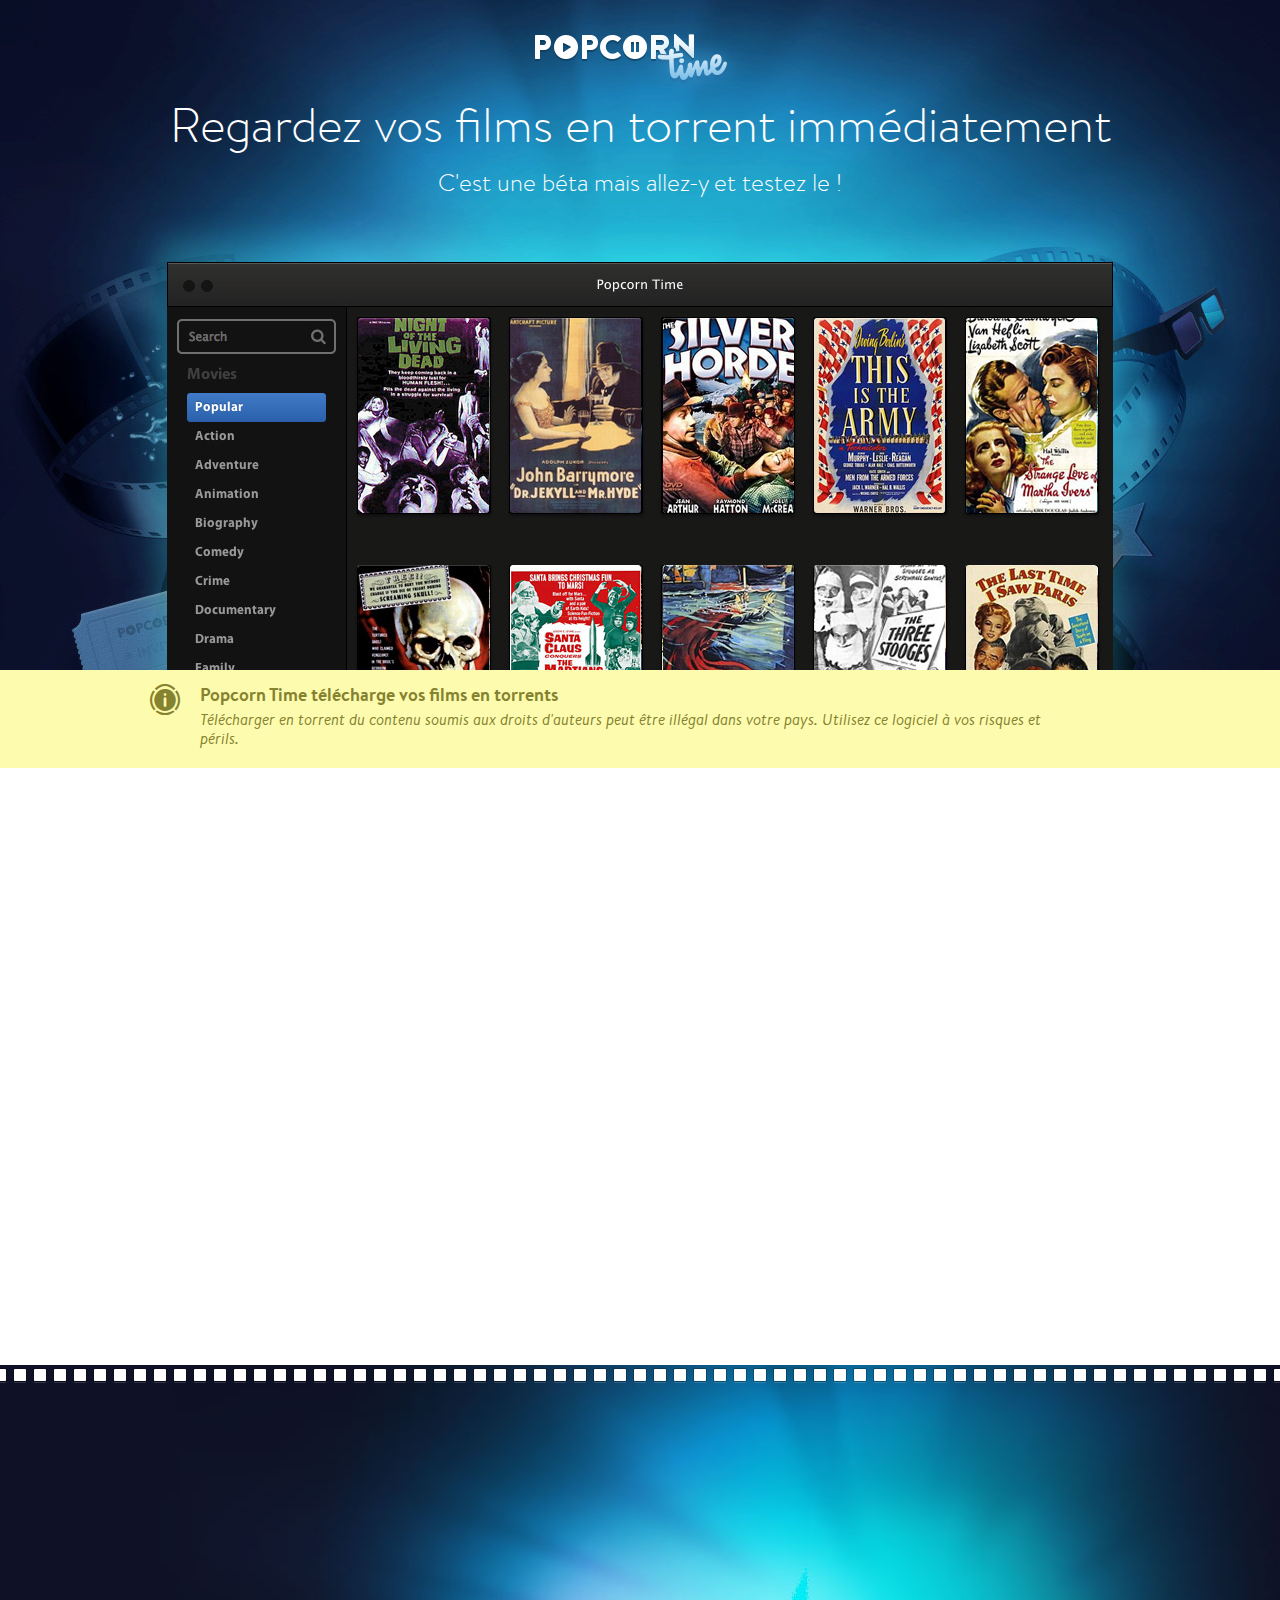
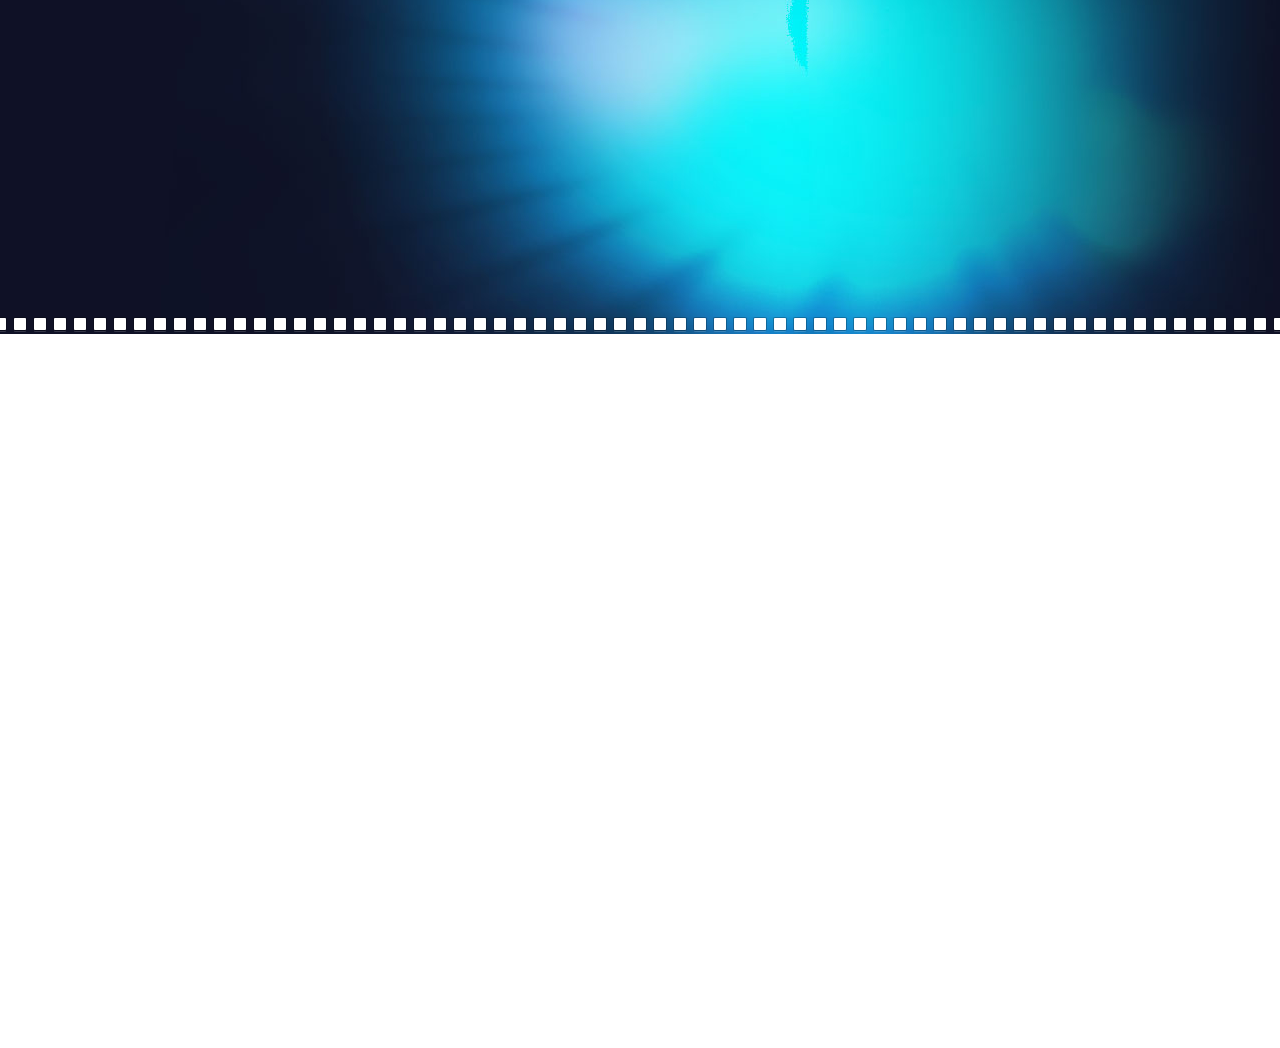
<file: fr.html>
<!DOCTYPE HTML>
<html>
<head>
	<meta charset="utf-8" />
	<link rel="stylesheet" type="text/css" href="css/style.css" />
	<meta name="viewport" content="width=device-width, initial-scale=1.0">
	<!--                                                                                                   
                                                        .,;+###+;:.                                 
                                                  .##;`             .'@:                            
                                              `@+                        +#                         
                                            #'                             `@`                      
                                         `@`                                 `@                     
                        ``:::.`         @.                                     +.                   
                    `#+`        ;@    `#                                        '.                  
                  `@              `@ :;                                          @                  
                 @`                 @;                                            +                 
                @                   ;                                             @                 
               @                                                                  @                 
               @                                                                 `+                 
               @                                                                 @                  
                @`                `..                             ..`           #.                  
                 `@;            '+#@. ';                      `:++@' .#        @.                   
                 `+#;.``       ;;#@@  ,@.                     `;+@@, `@@     `;;#+`                 
               .@              ::'######                       :;######+           @`               
              :,                ,;;'''+`                       `;;'''+:             .+              
              @                             `+'++++++++'++`                          ;,             
              ##   ``` `                    ''''''''''''''+                           @             
               @#, ```````                  '''''''''''''':                          .@             
                :#@# ``.```                  ''''''''''''+                         '#@              
                :,.;@@```.`````               ;'''''''''                        :@@@`               
                @``@  +'+.@'```````               ```                           '#@                 
                ',`.   ..+  ,@@`@.```                ``    `::   '@@@#  #@@@# @;   @`               
                 @`.   ,..  ;.,' ,`##``@@@.  '@@@. @'..;# @'''+:@     '#;;;;;@      @               
                 @..,  ...   ...  @.`#,   `#@;;;;'#      @;;;;;'       ;;;;;;       @               
                 ':..   ..   ,.:   ..       ;;;;;;`      ';;;;;'      ,;;;;;;       @               
                  @..   ,..  ,.:   ..       ;;;;;;.      ';;;;;;      :;;;;;'      ;,               
                  @,..  ,.:  `..   ...      ;;;;;;.      ';;;;;,      ';;;;;;      @                
                  ':.,   ,.   ..   .,.      ';;;;;.      ';;;;;.      ';;;;;.      @                
                   @.,   ..   ,.   :.:      ';;;;;.      ';;;;;       ;;;;;;       @                
                   @,,.  :,.  :,.  ,.:      ';;;;;.      ;;;;;;       ;;;;;'      ;.                
                   ;;,;  :,:  :,:  ,,:      ';;;;;.      ;;;;;;      `;;;;;'      @                 
                    @,,   ,:  `,:  .,:      ';;;;;.      ;;;;;'      :;;;;;:      @                 
                    @:,`  ,,   ,,   ,,      ';;;;;.      ;;;;;'      ';';;;`      #                 
                    :;:;  ;,`  ,,   ,,      ;;;;;;.      ;;;;;'      ';;;;;      '`                 
                     @,,  ,,:  ;,   ,,      :;;';;.      ;;;;;'      ';;';'      @                  
                     @::   :;  :,.  :,      :;;;;;.      ;;;;;:      ;';;;'      @                  
                     ,;::  ::  ,:;  ;,      :;;;;'.     `;;';',      ;;';',      +                  
                      @::  ;:   :;  :,`     .;;;;;.     ,;;';;.     :;;;''`     '                   
                      @::  .:,  ::  :,.     `;';;;.     :';;;;      ;;'';'      @                   
                      .#:,  :;  ;:  ,:,     `;';;;.     :;;'';      '';';'      @                   
                        `#; ;:  ::   :;      ;;';;.     ;';'''      ''';''     `'                   
                           `@'  ,:,  :;      ''';;.     ;'''''      ;'''',     +                    
                              .@,::  :;      ;''''.     ';;'''      ;';;;    `.@                    
                                 :@. ;:      ;''';.     ';;;'',:'#@@#+';,`                          
                                    :@;     `'++#@@##';,.`                                          
                                       ;,.`                                                          -->
	<link rel="shortcut icon" href="favicon.ico" type="image/x-icon">
	<link rel="icon" href="favicon.ico" type="image/x-icon">
	<meta name="description" content="Stream movies from torrents. Skip the downloads. Launch, click, watch." />
	<link rel="image_src" href="http://getpopcornti.me/images/header-ui.jpg" / >
  
	<meta property="og:title" content="Popcorn Time" />
	<meta property="og:type" content="website" />
	<meta property="og:image" content="http://getpopcornti.me/images/header-ui.jpg" />
	<meta property="og:url" content="http://getpopcornti.me" />
	<meta property="og:site_name" content="Popcorn Time" />

	<title>Popcorn Time</title>
	<script>
	  (function(i,s,o,g,r,a,m){i['GoogleAnalyticsObject']=r;i[r]=i[r]||function(){
	  (i[r].q=i[r].q||[]).push(arguments)},i[r].l=1*new Date();a=s.createElement(o),
	  m=s.getElementsByTagName(o)[0];a.async=1;a.src=g;m.parentNode.insertBefore(a,m)
	  })(window,document,'script','//www.google-analytics.com/analytics.js','ga');
	
	  ga('create', 'UA-48382234-1', 'getpopcornti.me');
	  ga('send', 'pageview');
	</script>
</head>
<body class="beta">
	<section id="header">

		<nav class="fixed-width fadeInDown wow">
			<a href="http://getpopcornti.me" id="logo">Popcorn Time</a>
		</nav>

		<div class="text fadeInDown wow">
			<h1>Regardez vos films en torrent immédiatement</h1>
			<p>C'est une béta mais allez-y et testez le !</p>
		</div>

		<ul id="links">
			<li class="download dl-mac"><a href="https://mega.co.nz/#!9BREXTCa!Qs980yuyFTYQsmBxNUbrfhtM9
				<li class="mac icon-laptop fadeInUp wow" data-wow-delay=".2s"><a href="https://mega.co.nz/#!9BREXTCa!Qs980yuyFTYQsmBxNUbrfhtM9UzW148VucDBx6lKu3YUzW148VucDBx6lKu3Y" class="btn-main icon-mac" onclick="ga('send', 'event', 'Download', 'MacOS');" target="_blank">Télécharger maintenant</a><br /><small>Pour Mac OS 10.7 et plus</small></li>
			<li class="download dl-win"><a href="https://mega.co.nz/#!NAghnRKY!jpB3adN_meEbBCL_us8kmhdGILwbYw248IEdN2bG-rM" class="btn-main icon-win" onclick="ga('send', 'event', 'Download', 'Windows');" target="_blank">Télécharger maintenant</a><br /><small>Pour Windows 7 et plus</small></li>
			<!--<li class="social"><a href="http://facebook.com/getpopcorntime" class="btn-social btn-wide icon-facebook" target="_blank">Like Us</a></li>
			<li class="social"><a href="http://twitter.com/getpopcornapp" class="btn-social btn-wide icon-twitter" target="_blank">Follow Us</a></li>-->
		</ul>
		<img src="images/header-ui.jpg" class="ui-screenshot fadeInUp wow" alt="Popcorn Time UI">
	</section>

	<div class="container">
		<div class="warning fadeIn wow">
			<h5 class="icon-info">Popcorn Time télécharge vos films en torrents</h5>
			<p>Télécharger en torrent du contenu soumis aux droits d'auteurs peut être illégal dans votre pays. Utilisez ce logiciel à vos risques et périls.</p>
		</div>
		<section id="features" class="fixed-width">
			<div class="clear-fix">
				<article class="fadeInLeft wow">
					<img src="images/icon-best.gif" alt="">
					<h5>Les meilleurs films</h5>
					<p>Nous cherchons constamment sur le web les meilleurs torrents des sites les plus importants.</p>
				</article>

				<article class="fadeInRight wow">
					<img src="images/icon-watch.gif" alt="">
					<h5>Sans restrictions</h5>
					<p>Regardez le film que vous voulez, quand vous voulez. Tout ce dont vous avez besoin est d'une connexion à Internet.</p>
				</article>

				<article class="fadeInLeft wow">
					<img src="images/icon-search.gif" alt="">
					<h5>Catalogue Illimité</h5>
					<p>Si le film existe, Popcorn Time trouvera la meilleure version possible et la lancera immédiatement.</p>
				</article>

				<article class="fadeInRight wow">
					<img src="images/icon-subs.gif" alt="">
					<h5>La meilleure qualité</h5>
					<p>Plus d'attente ; regardez immédiatement votre film en HD avec ses sous-titres. Puis regardez en un autre.</p>
				</article>
			</div>

			<div class="width-50 align-center action fadeInUp wow">
				<img src="images/pochoclin.gif" alt="Pochoclin" class="align-center pochoclin">
				<hr />
				<h2>Le meilleur... c'est gratuit !</h2>
				<div class="dl-mac">
					<a href="https://mega.co.nz/#!9BREXTCa!Qs980yuyFTYQsmBxNUbrfhtM9UzW148VucDBx6lKu3Y" class="btn-main icon-mac" onclick="ga('send', 'event', 'Download', 'MacOS');" target="_blank">Télécharger maintenant</a>
					<small>Pour Mac OS 10.7 et plus</small>
				</div>
				<div class="dl-win">
					<a href="https://mega.co.nz/#!NAghnRKY!jpB3adN_meEbBCL_us8kmhdGILwbYw248IEdN2bG-rM" class="btn-main icon-win" onclick="ga('send', 'event', 'Download', 'Windows');" target="_blank">Télécharger maintenant</a>
					<small>Pour Windows 7 et plus</small>
				</div>
			</div>
		</section>

		<section id="how">
			<div class="fixed-width fadeInLeft wow">
				<h2>Difficile à croire ?</h2>
				<h4>Regradez comme c'est simple</h4>
				<ul class="steps">
					<li class="icon-eye">Lancez PT &amp; choisissez un film</li>
					<li class="icon-hd">Choisissez la HD &amp; les sous-titres</li>
					<li class="icon-play">Appuyez sur Play &amp; appréciez !</li>
				</ul>
			</div>
			<img src="images/how-ui.jpg" class="ui-screenshot fadeInRight wow" alt="Popcorn Time UI">
		</section>

		<section id="get-app">
			<div class="fadeIn wow">
				<h2>Une toute nouvelle façon de regarder des films</h2>
				<p>Occupez vous juste du popcorn, laissez nous prendre soin du reste.</p>
			</div>
			<ul class="platforms">
				<li class="mac icon-laptop fadeInUp wow" data-wow-delay=".2s"><a href="https://mega.co.nz/#!9BREXTCa!Qs980yuyFTYQsmBxNUbrfhtM9UzW148VucDBx6lKu3Y" " class="btn-main icon-mac" onclick="ga('send', 'event', 'Download', 'MacOS');" target="_blank">Télécharger maintenant</a><small>Pour Mac OS 10.7 et plus</small></li>
				<li class="win icon-screen fadeInUp wow" data-wow-delay=".4s"><a href="https://mega.co.nz/#!NAghnRKY!jpB3adN_meEbBCL_us8kmhdGILwbYw248IEdN2bG-rM" class="btn-main icon-win" onclick="ga('send', 'event', 'Download', 'Windows');" target="_blank">Télécharger maintenant</a><small>Pour Windows 7 et plus</small></li>
				<li class="browser icon-window fadeInUp wow" data-wow-delay=".6s"><a href="https://mega.co.nz/#!zMYlCKBD!AxBsn1ta0QwhRgA9uD56Xy3hs8w8MVDyDkpUNfzqAcY" class="btn-main icon-linux" onclick="ga('send', 'event', 'Download', 'Linux');" target="_blank">Télécharger maintenant</a><small>Pour Linux (béta)</small></li>
			</ul>
		</section>

		<section id="browse-movies">
			<h2>Voici quelques films que vous pourrez voir</h2>
		</section>

		<section id="footer" class="fadeInUp wow">
			<hr style="display: none">
			<nav class="clear-fix">
				<a href="http://getpopcornti.me" class="logo">Popcorn time</a>
				<ul>
					<li class="social"><a href="https://facebook.com/getpopcorntime" target="_blank" class="icon-facebook"> </a></li>
					<li class="social"><a href="http://twitter.com/getpopcornapp" target="_blank" class="icon-twitter"> </a></li>
					<li class="github"><a href="http://github.com/popcorn-time" target="_blank" class="icon-github">Github</a></li>
					<li class="download dl-mac"><a href="https://mega.co.nz/#!9BREXTCa!Qs980yuyFTYQsmBxNUbrfhtM9UzW148VucDBx6lKu3Y" class="btn-main icon-mac" onclick="ga('send', 'event', 'Download', 'MacOS');" target="_blank">Télécharger maintenant</a><small>Pour Mac OS 10.7 et plus</small></li>
					<li class="download dl-win"><a href="https://mega.co.nz/#!NAghnRKY!jpB3adN_meEbBCL_us8kmhdGILwbYw248IEdN2bG-rM" class="btn-main icon-win" onclick="ga('send', 'event', 'Download', 'Windows');" target="_blank">Télécharger maintenant</a><small>Pour Windows 7 et plus</small></li>
                    <li class="download dl-linux"><a href="https://mega.co.nz/#!zMYlCKBD!AxBsn1ta0QwhRgA9uD56Xy3hs8w8MVDyDkpUNfzqAcY" class="btn-main icon-linux" onclick="ga('send', 'event', 'Download', 'Linux');" target="_blank">Télécharger maintenant</a><small>Pour Linux (béta)</small></li>
                </ul>
			</nav>
			<footer>
				<hr>
				<i class="film"></i>
				<p>Made with <span>&lt;3</span> by a bunch of geeks from Buenos Aires<br /> <small><a href="tos.html">Terms of Service</a></small></p>
			</footer>
		</section>
	</div>
	<script type="text/javascript" src="js/wow.js"></script>
	<script type="text/javascript" src="js/site.js"></script>
</body>
</html>
</file>
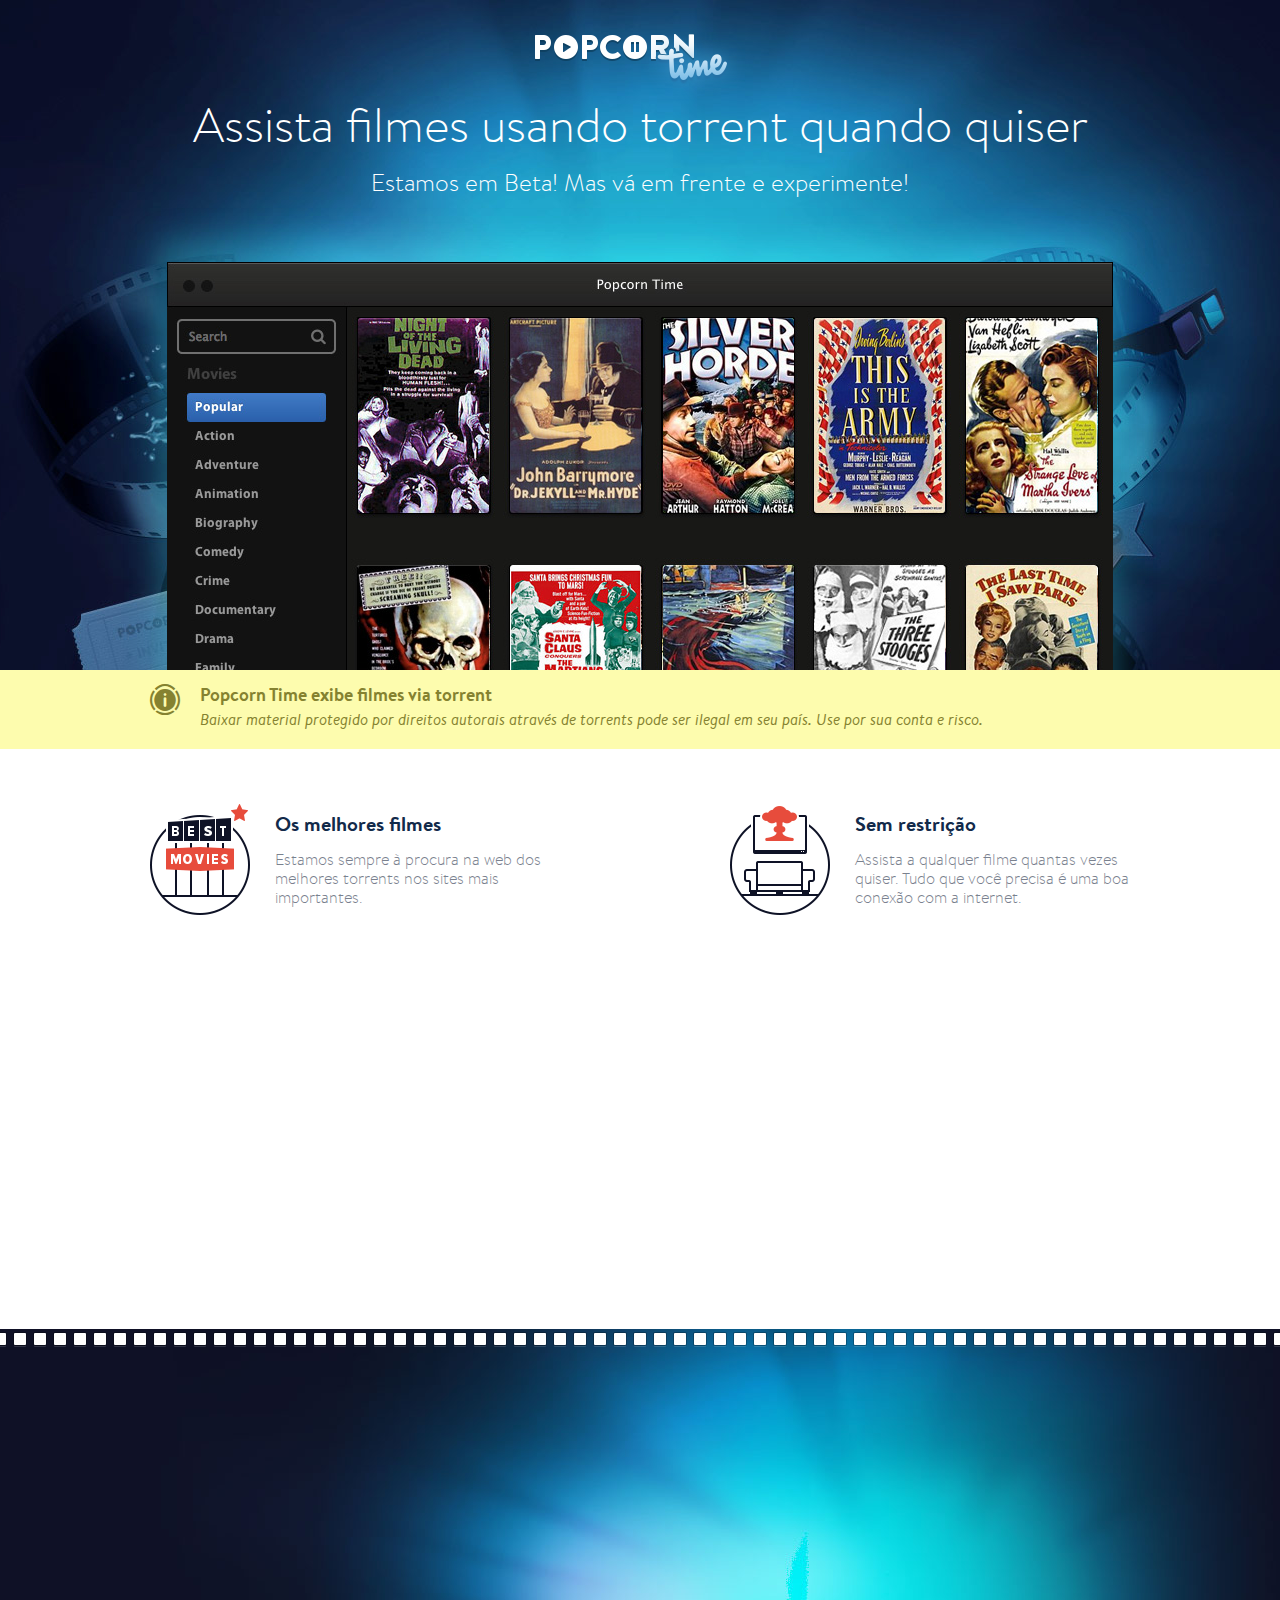
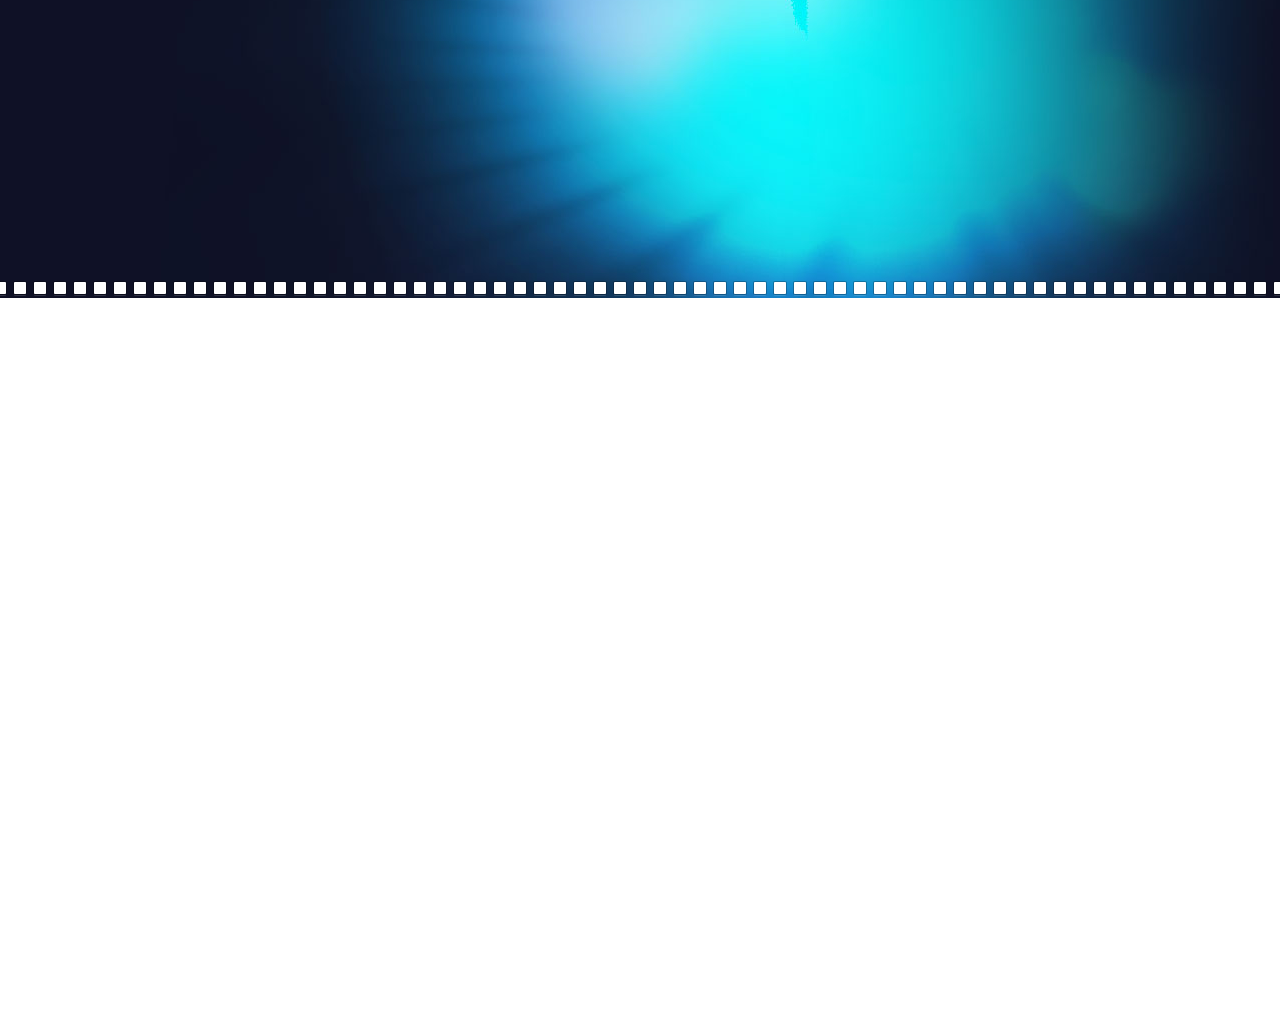
<file: pt-br.html>
<!DOCTYPE HTML>
<html>
<head>
	<meta charset="utf-8" />
	<link rel="stylesheet" type="text/css" href="css/style.css" />
	<meta name="viewport" content="width=device-width, initial-scale=1.0">
	<!--                                                                                                   
                                                        .,;+###+;:.                                 
                                                  .##;`             .'@:                            
                                              `@+                        +#                         
                                            #'                             `@`                      
                                         `@`                                 `@                     
                        ``:::.`         @.                                     +.                   
                    `#+`        ;@    `#                                        '.                  
                  `@              `@ :;                                          @                  
                 @`                 @;                                            +                 
                @                   ;                                             @                 
               @                                                                  @                 
               @                                                                 `+                 
               @                                                                 @                  
                @`                `..                             ..`           #.                  
                 `@;            '+#@. ';                      `:++@' .#        @.                   
                 `+#;.``       ;;#@@  ,@.                     `;+@@, `@@     `;;#+`                 
               .@              ::'######                       :;######+           @`               
              :,                ,;;'''+`                       `;;'''+:             .+              
              @                             `+'++++++++'++`                          ;,             
              ##   ``` `                    ''''''''''''''+                           @             
               @#, ```````                  '''''''''''''':                          .@             
                :#@# ``.```                  ''''''''''''+                         '#@              
                :,.;@@```.`````               ;'''''''''                        :@@@`               
                @``@  +'+.@'```````               ```                           '#@                 
                ',`.   ..+  ,@@`@.```                ``    `::   '@@@#  #@@@# @;   @`               
                 @`.   ,..  ;.,' ,`##``@@@.  '@@@. @'..;# @'''+:@     '#;;;;;@      @               
                 @..,  ...   ...  @.`#,   `#@;;;;'#      @;;;;;'       ;;;;;;       @               
                 ':..   ..   ,.:   ..       ;;;;;;`      ';;;;;'      ,;;;;;;       @               
                  @..   ,..  ,.:   ..       ;;;;;;.      ';;;;;;      :;;;;;'      ;,               
                  @,..  ,.:  `..   ...      ;;;;;;.      ';;;;;,      ';;;;;;      @                
                  ':.,   ,.   ..   .,.      ';;;;;.      ';;;;;.      ';;;;;.      @                
                   @.,   ..   ,.   :.:      ';;;;;.      ';;;;;       ;;;;;;       @                
                   @,,.  :,.  :,.  ,.:      ';;;;;.      ;;;;;;       ;;;;;'      ;.                
                   ;;,;  :,:  :,:  ,,:      ';;;;;.      ;;;;;;      `;;;;;'      @                 
                    @,,   ,:  `,:  .,:      ';;;;;.      ;;;;;'      :;;;;;:      @                 
                    @:,`  ,,   ,,   ,,      ';;;;;.      ;;;;;'      ';';;;`      #                 
                    :;:;  ;,`  ,,   ,,      ;;;;;;.      ;;;;;'      ';;;;;      '`                 
                     @,,  ,,:  ;,   ,,      :;;';;.      ;;;;;'      ';;';'      @                  
                     @::   :;  :,.  :,      :;;;;;.      ;;;;;:      ;';;;'      @                  
                     ,;::  ::  ,:;  ;,      :;;;;'.     `;;';',      ;;';',      +                  
                      @::  ;:   :;  :,`     .;;;;;.     ,;;';;.     :;;;''`     '                   
                      @::  .:,  ::  :,.     `;';;;.     :';;;;      ;;'';'      @                   
                      .#:,  :;  ;:  ,:,     `;';;;.     :;;'';      '';';'      @                   
                        `#; ;:  ::   :;      ;;';;.     ;';'''      ''';''     `'                   
                           `@'  ,:,  :;      ''';;.     ;'''''      ;'''',     +                    
                              .@,::  :;      ;''''.     ';;'''      ;';;;    `.@                    
                                 :@. ;:      ;''';.     ';;;'',:'#@@#+';,`                          
                                    :@;     `'++#@@##';,.`                                          
                                       ;,.`                                                          -->
	<link rel="shortcut icon" href="favicon.ico" type="image/x-icon">
	<link rel="icon" href="favicon.ico" type="image/x-icon">
	<meta name="description" content="Stream movies from torrents. Skip the downloads. Launch, click, watch." />
	<link rel="image_src" href="http://getpopcornti.me/images/header-ui.jpg" / >
  
	<meta property="og:title" content="Popcorn Time" />
	<meta property="og:type" content="website" />
	<meta property="og:image" content="http://getpopcornti.me/images/header-ui.jpg" />
	<meta property="og:url" content="http://getpopcornti.me" />
	<meta property="og:site_name" content="Popcorn Time" />

	<title>Popcorn Time</title>
	<script>
	  (function(i,s,o,g,r,a,m){i['GoogleAnalyticsObject']=r;i[r]=i[r]||function(){
	  (i[r].q=i[r].q||[]).push(arguments)},i[r].l=1*new Date();a=s.createElement(o),
	  m=s.getElementsByTagName(o)[0];a.async=1;a.src=g;m.parentNode.insertBefore(a,m)
	  })(window,document,'script','//www.google-analytics.com/analytics.js','ga');
	
	  ga('create', 'UA-48382234-1', 'getpopcornti.me');
	  ga('send', 'pageview');
	</script>
</head>
<body class="beta">
	<section id="header">

		<nav class="fixed-width fadeInDown wow">
			<a href="http://getpopcornti.me" id="logo">Popcorn Time</a>
		</nav>

		<div class="text fadeInDown wow">
			<h1>Assista filmes usando torrent quando quiser</h1>
			<p>Estamos em Beta! Mas vá em frente e experimente!</p>
		</div>

		<ul id="links">
			<li class="download dl-mac"><a href="https://mega.co.nz/#!9BREXTCa!Qs980yuyFTYQsmBxNUbrfhtM9
				<li class="mac icon-laptop fadeInUp wow" data-wow-delay=".2s"><a href="https://mega.co.nz/#!9BREXTCa!Qs980yuyFTYQsmBxNUbrfhtM9UzW148VucDBx6lKu3YUzW148VucDBx6lKu3Y" class="btn-main icon-mac" onclick="ga('send', 'event', 'Download', 'MacOS');" target="_blank">Baixe agora</a><br /><small>Para Mac OSX 10.7 ou superior</small></li>
			<li class="download dl-win"><a href="https://mega.co.nz/#!NAghnRKY!jpB3adN_meEbBCL_us8kmhdGILwbYw248IEdN2bG-rM" class="btn-main icon-win" onclick="ga('send', 'event', 'Download', 'Windows');" target="_blank">Baixe agora</a><br /><small>Para Windows 7 ou superior</small></li>
			<!--<li class="social"><a href="http://facebook.com/getpopcorntime" class="btn-social btn-wide icon-facebook" target="_blank">Like Us</a></li>
			<li class="social"><a href="http://twitter.com/getpopcornapp" class="btn-social btn-wide icon-twitter" target="_blank">Follow Us</a></li>-->
		</ul>
		<img src="images/header-ui.jpg" class="ui-screenshot fadeInUp wow" alt="Popcorn Time UI">
	</section>

	<div class="container">
		<div class="warning fadeIn wow">
			<h5 class="icon-info">Popcorn Time exibe filmes via torrent</h5>
			<p>Baixar material protegido por direitos autorais através de torrents pode ser ilegal em seu país. Use por sua conta e risco.</p>
		</div>
		<section id="features" class="fixed-width">
			<div class="clear-fix">
				<article class="fadeInLeft wow">
					<img src="images/icon-best.gif" alt="">
					<h5>Os melhores filmes</h5>
					<p>Estamos sempre à procura na web dos melhores torrents nos sites mais importantes.</p>
				</article>

				<article class="fadeInRight wow">
					<img src="images/icon-watch.gif" alt="">
					<h5>Sem restrição</h5>
					<p>Assista a qualquer filme quantas vezes quiser. Tudo que você precisa é uma boa conexão com a internet.</p>
				</article>

				<article class="fadeInLeft wow">
					<img src="images/icon-search.gif" alt="">
					<h5>Catálogo impressionante</h5>
					<p>Se o filme não está disponivel, Popcorn Time busca a melhor versão possível e inicia o streaming imediatamente.</p>
				</article>

				<article class="fadeInRight wow">
					<img src="images/icon-subs.gif" alt="">
					<h5>A melhor qualidade</h5>
					<p>Sem espera, assista seu filme agora em HD legendado. E, em seguida, assista mais um.</p>
				</article>
			</div>

			<div class="width-50 align-center action fadeInUp wow">
				<img src="images/pochoclin.gif" alt="Pochoclin" class="align-center pochoclin">
				<hr />
				<h2>O melhor de tudo… é grátis!</h2>
				<div class="dl-mac">
					<a href="https://mega.co.nz/#!9BREXTCa!Qs980yuyFTYQsmBxNUbrfhtM9UzW148VucDBx6lKu3Y" class="btn-main icon-mac" onclick="ga('send', 'event', 'Download', 'MacOS');" target="_blank">Baixe agora</a>
					<small>Para Mac OSX 10.7 ou superior</small>
				</div>
				<div class="dl-win">
					<a href="https://mega.co.nz/#!NAghnRKY!jpB3adN_meEbBCL_us8kmhdGILwbYw248IEdN2bG-rM" class="btn-main icon-win" onclick="ga('send', 'event', 'Download', 'Windows');" target="_blank">Baixe agora</a>
					<small>Para Windows 7 ou superior</small>
				</div>
			</div>
		</section>

		<section id="how">
			<div class="fixed-width fadeInLeft wow">
				<h2>Difícil de acreditar?</h2>
				<h4>Veja como é fácil</h4>
				<ul class="steps">
					<li class="icon-eye">Abra e selecione um filme</li>
					<li class="icon-hd">Escolha a qualidade e a legenda</li>
					<li class="icon-play">Aperte play e divirta-se!</li>
				</ul>
			</div>
			<img src="images/how-ui.jpg" class="ui-screenshot fadeInRight wow" alt="Popcorn Time UI">
		</section>

		<section id="get-app">
			<div class="fadeIn wow">
				<h2>Uma nova forma de assistir filmes</h2>
				<p>Você só cuida da pipoca, o resto é por nossa conta.</p>
			</div>
			<ul class="platforms">
				<li class="mac icon-laptop fadeInUp wow" data-wow-delay=".2s"><a href="https://mega.co.nz/#!9BREXTCa!Qs980yuyFTYQsmBxNUbrfhtM9UzW148VucDBx6lKu3Y" " class="btn-main icon-mac" onclick="ga('send', 'event', 'Download', 'MacOS');" target="_blank">Baixe agora</a><small>Para Mac OSX 10.7 ou superior</small></li>
				<li class="win icon-screen fadeInUp wow" data-wow-delay=".4s"><a href="https://mega.co.nz/#!NAghnRKY!jpB3adN_meEbBCL_us8kmhdGILwbYw248IEdN2bG-rM" class="btn-main icon-win" onclick="ga('send', 'event', 'Download', 'Windows');" target="_blank">Baixe agora</a><small>Para Windows 7 ou superior</small></li>
				<li class="browser icon-window fadeInUp wow" data-wow-delay=".6s"><a href="https://mega.co.nz/#!zMYlCKBD!AxBsn1ta0QwhRgA9uD56Xy3hs8w8MVDyDkpUNfzqAcY" class="btn-main icon-linux" onclick="ga('send', 'event', 'Download', 'Linux');" target="_blank">Baixe agora</a><small>Para Linux (Beta)</small></li>
			</ul>
		</section>

		<section id="browse-movies">
			<h2>Estes são alguns dos filmes que estão disponiveis para você assistir</h2>
		</section>

		<section id="footer" class="fadeInUp wow">
			<hr style="display: none">
			<nav class="clear-fix">
				<a href="http://getpopcornti.me" class="logo">Popcorn time</a>
				<ul>
					<li class="social"><a href="https://facebook.com/getpopcorntime" target="_blank" class="icon-facebook"> </a></li>
					<li class="social"><a href="http://twitter.com/getpopcornapp" target="_blank" class="icon-twitter"> </a></li>
					<li class="github"><a href="http://github.com/popcorn-time" target="_blank" class="icon-github">Github</a></li>
					<li class="download dl-mac"><a href="https://mega.co.nz/#!9BREXTCa!Qs980yuyFTYQsmBxNUbrfhtM9UzW148VucDBx6lKu3Y" class="btn-main icon-mac" onclick="ga('send', 'event', 'Download', 'MacOS');" target="_blank">Baixe agora</a><small>Para Mac OSX 10.7 ou superior</small></li>
					<li class="download dl-win"><a href="https://mega.co.nz/#!NAghnRKY!jpB3adN_meEbBCL_us8kmhdGILwbYw248IEdN2bG-rM" class="btn-main icon-win" onclick="ga('send', 'event', 'Download', 'Windows');" target="_blank">Baixe agora</a><small>Para Windows 7 ou superior</small></li>
                    <li class="download dl-linux"><a href="https://mega.co.nz/#!zMYlCKBD!AxBsn1ta0QwhRgA9uD56Xy3hs8w8MVDyDkpUNfzqAcY" class="btn-main icon-linux" onclick="ga('send', 'event', 'Download', 'Linux');" target="_blank">Baixe agora</a><small>Para Linux (Beta)</small></li>
                </ul>
			</nav>
			<footer>
				<hr>
				<i class="film"></i>
				<p>Made with <span>&lt;3</span> by a bunch of geeks from Buenos Aires<br /> <small><a href="tos.html">Terms of Service</a></small></p>
			</footer>
		</section>
	</div>
	<script type="text/javascript" src="js/wow.js"></script>
	<script type="text/javascript" src="js/site.js"></script>
</body>
</html>
</file>
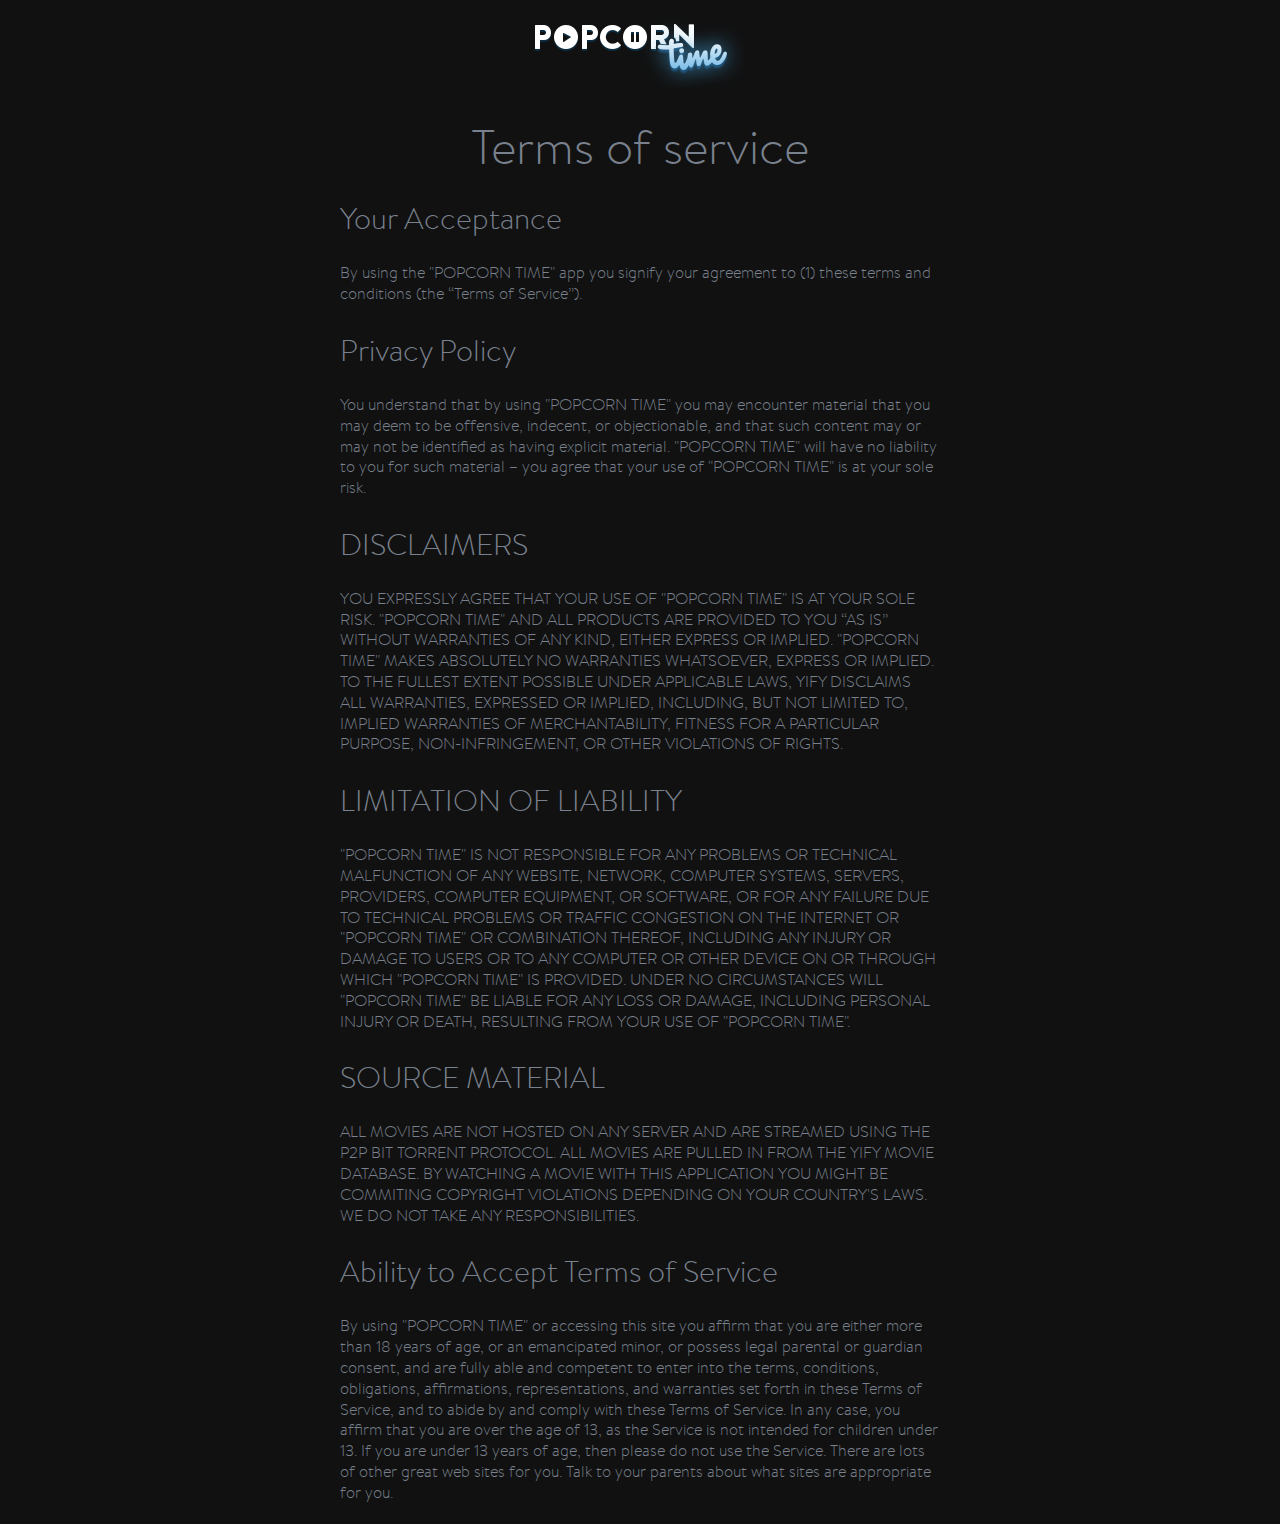
<file: tos.html>
<!DOCTYPE HTML>
<html>
<head>
	<link rel="stylesheet" type="text/css" href="css/style.css" />
	<!--script type="text/javascript" src="http://ajax.googleapis.com/ajax/libs/jquery/1.10.2/jquery.min.js"></script-->
	<meta name="viewport" content="width=device-width, initial-scale=1.0">

	<link rel="shortcut icon" href="favicon.ico" type="image/x-icon">
	<link rel="icon" href="favicon.ico" type="image/x-icon">
	<meta name="description" content="Enjoy movies everywhere on any OS. A whole new way to watch. From any OS play your favorite movies." />
	<link rel="image_src" href="http://getpopcornti.me/images/header-ui.jpg" / >
	<meta property="og:title" content="Popcorn Time" />
	<meta property="og:type" content="website" />
	<meta property="og:image" content="http://getpopcornti.me/images/header-ui.jpg" />
	<meta property="og:url" content="http://getpopcornti.me" />
	<meta property="og:site_name" content="Popcorn Time" />

	<title>Popcorn Time</title>
	<script>
	window.analytics||(window.analytics=[]),window.analytics.methods=["identify","track","trackLink","trackForm","trackClick","trackSubmit","page","pageview","ab","alias","ready","group","on","once","off"],window.analytics.factory=function(t){return function(){var a=Array.prototype.slice.call(arguments);return a.unshift(t),window.analytics.push(a),window.analytics}};for(var i=0;i<window.analytics.methods.length;i++){var method=window.analytics.methods[i];window.analytics[method]=window.analytics.factory(method)}window.analytics.load=function(t){var a=document.createElement("script");a.type="text/javascript",a.async=!0,a.src=("https:"===document.location.protocol?"https://":"http://")+"d2dq2ahtl5zl1z.cloudfront.net/analytics.js/v1/"+t+"/analytics.min.js";var n=document.getElementsByTagName("script")[0];n.parentNode.insertBefore(a,n)},window.analytics.SNIPPET_VERSION="2.0.8",
	window.analytics.load("y52a9xtd91");
	window.analytics.page();
	</script>
</head>
<body class="tos">

		<div class="text fadeInDown wow">
			<nav class="fixed-width fadeInDown wow">
				<a href="http://getpopcornti.me" id="logo">Popcorn Time</a>
			</nav>
			<header>
			<h1>Terms of service</h1>
			</header>
			<div class="tos-container">
			<h3>Your Acceptance</h3>
			<p>By using the "POPCORN TIME" app you signify your agreement to (1) these terms and conditions (the “Terms of Service”).</p>

			<h3>Privacy Policy</h3>
			<p>You understand that by using "POPCORN TIME" you may encounter material that you may deem to be offensive, indecent, or objectionable, and that such content may or may not be identified as having explicit material. "POPCORN TIME" will have no liability to you for such material – you agree that your use of "POPCORN TIME" is at your sole risk.</p>

			<h3>DISCLAIMERS</h3>
			<p>YOU EXPRESSLY AGREE THAT YOUR USE OF "POPCORN TIME" IS AT YOUR SOLE RISK. "POPCORN TIME" AND ALL PRODUCTS ARE PROVIDED TO YOU “AS IS” WITHOUT WARRANTIES OF ANY KIND, EITHER EXPRESS OR IMPLIED. "POPCORN TIME" MAKES ABSOLUTELY NO WARRANTIES WHATSOEVER, EXPRESS OR IMPLIED. TO THE FULLEST EXTENT POSSIBLE UNDER APPLICABLE LAWS, YIFY DISCLAIMS ALL WARRANTIES, EXPRESSED OR IMPLIED, INCLUDING, BUT NOT LIMITED TO, IMPLIED WARRANTIES OF MERCHANTABILITY, FITNESS FOR A PARTICULAR PURPOSE, NON-INFRINGEMENT, OR OTHER VIOLATIONS OF RIGHTS.</p>

			<h3>LIMITATION OF LIABILITY</h3>
			<p>"POPCORN TIME" IS NOT RESPONSIBLE FOR ANY PROBLEMS OR TECHNICAL MALFUNCTION OF ANY WEBSITE, NETWORK, COMPUTER SYSTEMS, SERVERS, PROVIDERS, COMPUTER EQUIPMENT, OR SOFTWARE, OR FOR ANY FAILURE DUE TO TECHNICAL PROBLEMS OR TRAFFIC CONGESTION ON THE INTERNET OR "POPCORN TIME" OR COMBINATION THEREOF, INCLUDING ANY INJURY OR DAMAGE TO USERS OR TO ANY COMPUTER OR OTHER DEVICE ON OR THROUGH WHICH "POPCORN TIME" IS PROVIDED. UNDER NO CIRCUMSTANCES WILL "POPCORN TIME" BE LIABLE FOR ANY LOSS OR DAMAGE, INCLUDING PERSONAL INJURY OR DEATH, RESULTING FROM YOUR USE OF "POPCORN TIME".</p>

			<h3>SOURCE MATERIAL</h3>
			<p>ALL MOVIES ARE NOT HOSTED ON ANY SERVER AND ARE STREAMED USING THE P2P BIT TORRENT PROTOCOL. ALL MOVIES ARE PULLED IN FROM THE YIFY MOVIE DATABASE. BY WATCHING A MOVIE WITH THIS APPLICATION YOU MIGHT BE COMMITING COPYRIGHT VIOLATIONS DEPENDING ON YOUR COUNTRY'S LAWS. WE DO NOT TAKE ANY RESPONSIBILITIES.</p>

			<h3>Ability to Accept Terms of Service</h3>
			<p>By using "POPCORN TIME" or accessing this site you affirm that you are either more than 18 years of age, or an emancipated minor, or possess legal parental or guardian consent, and are fully able and competent to enter into the terms, conditions, obligations, affirmations, representations, and warranties set forth in these Terms of Service, and to abide by and comply with these Terms of Service. In any case, you affirm that you are over the age of 13, as the Service is not intended for children under 13. If you are under 13 years of age, then please do not use the Service. There are lots of other great web sites for you. Talk to your parents about what sites are appropriate for you.</p>
		</div>
		</div>


	<style>
		.tos {
			background: #111;
			margin:20px 0;
		}

		.tos header {
			text-align: center;
		}
		.tos-container {
			width:600px;
			margin:0 auto;
			line-height: 1.3em
		}
	</style>
	
	<script type="text/javascript" src="js/wow.js"></script>
	<script type="text/javascript" src="js/site.js"></script>
</body>
</html>
</file>
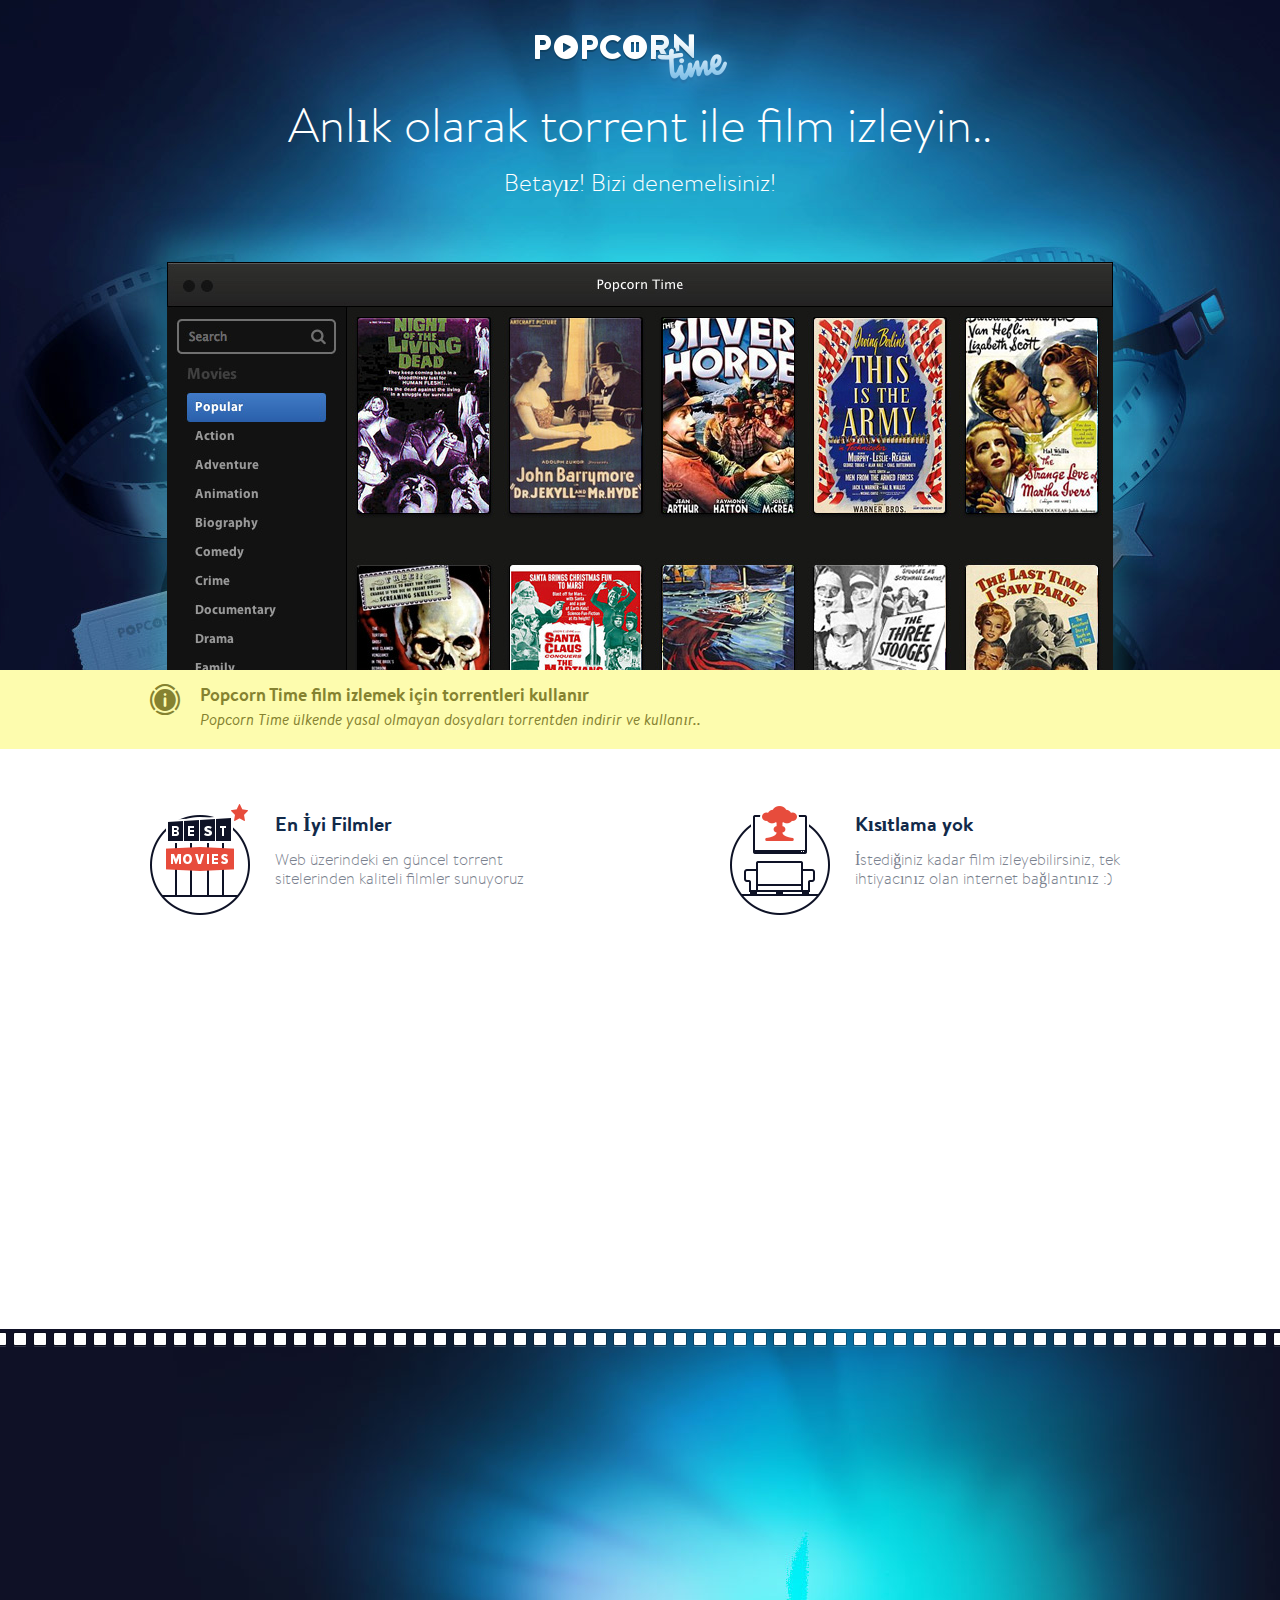
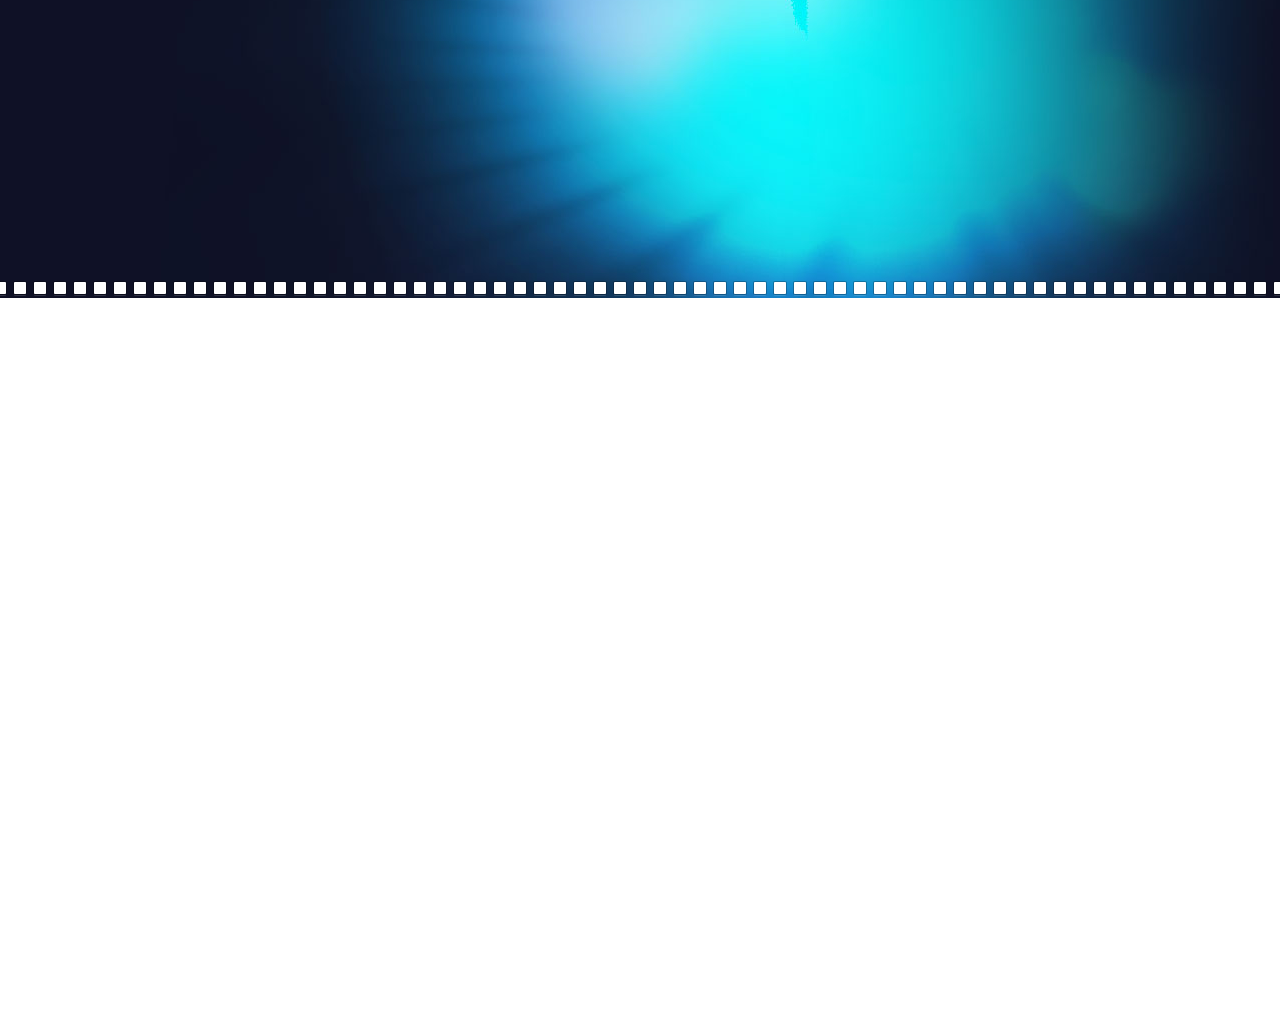
<file: tr.html>
<!DOCTYPE HTML>
<html>
<head>
	<meta charset="utf-8" />
	<link rel="stylesheet" type="text/css" href="css/style.css" />
	<meta name="viewport" content="width=device-width, initial-scale=1.0">
	<!--                                                                                                   
                                                        .,;+###+;:.                                 
                                                  .##;`             .'@:                            
                                              `@+                        +#                         
                                            #'                             `@`                      
                                         `@`                                 `@                     
                        ``:::.`         @.                                     +.                   
                    `#+`        ;@    `#                                        '.                  
                  `@              `@ :;                                          @                  
                 @`                 @;                                            +                 
                @                   ;                                             @                 
               @                                                                  @                 
               @                                                                 `+                 
               @                                                                 @                  
                @`                `..                             ..`           #.                  
                 `@;            '+#@. ';                      `:++@' .#        @.                   
                 `+#;.``       ;;#@@  ,@.                     `;+@@, `@@     `;;#+`                 
               .@              ::'######                       :;######+           @`               
              :,                ,;;'''+`                       `;;'''+:             .+              
              @                             `+'++++++++'++`                          ;,             
              ##   ``` `                    ''''''''''''''+                           @             
               @#, ```````                  '''''''''''''':                          .@             
                :#@# ``.```                  ''''''''''''+                         '#@              
                :,.;@@```.`````               ;'''''''''                        :@@@`               
                @``@  +'+.@'```````               ```                           '#@                 
                ',`.   ..+  ,@@`@.```                ``    `::   '@@@#  #@@@# @;   @`               
                 @`.   ,..  ;.,' ,`##``@@@.  '@@@. @'..;# @'''+:@     '#;;;;;@      @               
                 @..,  ...   ...  @.`#,   `#@;;;;'#      @;;;;;'       ;;;;;;       @               
                 ':..   ..   ,.:   ..       ;;;;;;`      ';;;;;'      ,;;;;;;       @               
                  @..   ,..  ,.:   ..       ;;;;;;.      ';;;;;;      :;;;;;'      ;,               
                  @,..  ,.:  `..   ...      ;;;;;;.      ';;;;;,      ';;;;;;      @                
                  ':.,   ,.   ..   .,.      ';;;;;.      ';;;;;.      ';;;;;.      @                
                   @.,   ..   ,.   :.:      ';;;;;.      ';;;;;       ;;;;;;       @                
                   @,,.  :,.  :,.  ,.:      ';;;;;.      ;;;;;;       ;;;;;'      ;.                
                   ;;,;  :,:  :,:  ,,:      ';;;;;.      ;;;;;;      `;;;;;'      @                 
                    @,,   ,:  `,:  .,:      ';;;;;.      ;;;;;'      :;;;;;:      @                 
                    @:,`  ,,   ,,   ,,      ';;;;;.      ;;;;;'      ';';;;`      #                 
                    :;:;  ;,`  ,,   ,,      ;;;;;;.      ;;;;;'      ';;;;;      '`                 
                     @,,  ,,:  ;,   ,,      :;;';;.      ;;;;;'      ';;';'      @                  
                     @::   :;  :,.  :,      :;;;;;.      ;;;;;:      ;';;;'      @                  
                     ,;::  ::  ,:;  ;,      :;;;;'.     `;;';',      ;;';',      +                  
                      @::  ;:   :;  :,`     .;;;;;.     ,;;';;.     :;;;''`     '                   
                      @::  .:,  ::  :,.     `;';;;.     :';;;;      ;;'';'      @                   
                      .#:,  :;  ;:  ,:,     `;';;;.     :;;'';      '';';'      @                   
                        `#; ;:  ::   :;      ;;';;.     ;';'''      ''';''     `'                   
                           `@'  ,:,  :;      ''';;.     ;'''''      ;'''',     +                    
                              .@,::  :;      ;''''.     ';;'''      ;';;;    `.@                    
                                 :@. ;:      ;''';.     ';;;'',:'#@@#+';,`                          
                                    :@;     `'++#@@##';,.`                                          
                                       ;,.`                                                          -->
	<link rel="shortcut icon" href="favicon.ico" type="image/x-icon">
	<link rel="icon" href="favicon.ico" type="image/x-icon">
	<meta name="description" content="Stream movies from torrents. Skip the downloads. Launch, click, watch." />
	<link rel="image_src" href="http://getpopcornti.me/images/header-ui.jpg" / >
  
	<meta property="og:title" content="Popcorn Time" />
	<meta property="og:type" content="website" />
	<meta property="og:image" content="http://getpopcornti.me/images/header-ui.jpg" />
	<meta property="og:url" content="http://getpopcornti.me" />
	<meta property="og:site_name" content="Popcorn Time" />

	<title>Popcorn Time</title>
	<script>
	  (function(i,s,o,g,r,a,m){i['GoogleAnalyticsObject']=r;i[r]=i[r]||function(){
	  (i[r].q=i[r].q||[]).push(arguments)},i[r].l=1*new Date();a=s.createElement(o),
	  m=s.getElementsByTagName(o)[0];a.async=1;a.src=g;m.parentNode.insertBefore(a,m)
	  })(window,document,'script','//www.google-analytics.com/analytics.js','ga');
	
	  ga('create', 'UA-48382234-1', 'getpopcornti.me');
	  ga('send', 'pageview');
	</script>
</head>
<body class="beta">
	<section id="header">

		<nav class="fixed-width fadeInDown wow">
			<a href="http://getpopcornti.me" id="logo">Popcorn Time</a>
		</nav>

		<div class="text fadeInDown wow">
			<h1>Anlık olarak torrent ile film izleyin..</h1>
			<p>Betayız! Bizi denemelisiniz!</p>
		</div>

		<ul id="links">
			<li class="download dl-mac"><a href="https://mega.co.nz/#!9BREXTCa!Qs980yuyFTYQsmBxNUbrfhtM9
				<li class="mac icon-laptop fadeInUp wow" data-wow-delay=".2s"><a href="https://mega.co.nz/#!9BREXTCa!Qs980yuyFTYQsmBxNUbrfhtM9UzW148VucDBx6lKu3YUzW148VucDBx6lKu3Y" class="btn-main icon-mac" onclick="ga('send', 'event', 'Download', 'MacOS');" target="_blank">Hemen Yükle</a><br /><small>Mac OSX 10.7 ve üzeri için</small></li>
			<li class="download dl-win"><a href="https://mega.co.nz/#!NAghnRKY!jpB3adN_meEbBCL_us8kmhdGILwbYw248IEdN2bG-rM" class="btn-main icon-win" onclick="ga('send', 'event', 'Download', 'Windows');" target="_blank">Hemen Yükle</a><br /><small>Windows 7 ve üzeri için</small></li>
			<!--<li class="social"><a href="http://facebook.com/getpopcorntime" class="btn-social btn-wide icon-facebook" target="_blank">Like Us</a></li>
			<li class="social"><a href="http://twitter.com/getpopcornapp" class="btn-social btn-wide icon-twitter" target="_blank">Follow Us</a></li>-->
		</ul>
		<img src="images/header-ui.jpg" class="ui-screenshot fadeInUp wow" alt="Popcorn Time UI">
	</section>

	<div class="container">
		<div class="warning fadeIn wow">
			<h5 class="icon-info">Popcorn Time film izlemek için torrentleri kullanır</h5>
			<p>Popcorn Time ülkende yasal olmayan dosyaları torrentden indirir ve kullanır.. </p>
		</div>
		<section id="features" class="fixed-width">
			<div class="clear-fix">
				<article class="fadeInLeft wow">
					<img src="images/icon-best.gif" alt="">
					<h5>En İyi Filmler</h5>
					<p>Web üzerindeki en güncel torrent sitelerinden kaliteli filmler sunuyoruz</p>
				</article>

				<article class="fadeInRight wow">
					<img src="images/icon-watch.gif" alt="">
					<h5>Kısıtlama yok</h5>
					<p>İstediğiniz kadar film izleyebilirsiniz, tek ihtiyacınız olan internet bağlantınız :) </p>
				</article>

				<article class="fadeInLeft wow">
					<img src="images/icon-search.gif" alt="">
					<h5>Güncel Kategoriler</h5>
					<p>Film yayınlandıktan sonra Popcorn time size en uygun sürümü sunarak izlemenizi sağlayacaktır..</p>
				</article>

				<article class="fadeInRight wow">
					<img src="images/icon-subs.gif" alt="">
					<h5>En İyi Kalite</h5>
					<p>Daha fazla bekleme HD ve Altyazılı fimleri anında izle.. </p>
				</article>
			</div>

			<div class="width-50 align-center action fadeInUp wow">
				<img src="images/pochoclin.gif" alt="Pochoclin" class="align-center pochoclin">
				<hr />
				<h2>En iyisi ... ücretsiz!</h2>
				<div class="dl-mac">
					<a href="https://mega.co.nz/#!9BREXTCa!Qs980yuyFTYQsmBxNUbrfhtM9UzW148VucDBx6lKu3Y" class="btn-main icon-mac" onclick="ga('send', 'event', 'Download', 'MacOS');" target="_blank">Hemen Yükle</a>
					<small>Mac OSX 10.7 ve üzeri için</small>
				</div>
				<div class="dl-win">
					<a href="https://mega.co.nz/#!NAghnRKY!jpB3adN_meEbBCL_us8kmhdGILwbYw248IEdN2bG-rM" class="btn-main icon-win" onclick="ga('send', 'event', 'Download', 'Windows');" target="_blank">Hemen Yükle</a>
					<small>Windows 7 ve üzeri için</small>
				</div>
			</div>
		</section>

		<section id="how">
			<div class="fixed-width fadeInLeft wow">
				<h2>Ne kadar zor olabilir?</h2>
				<h4>Nasıl çalıştığını öğrenmek kolay..</h4>
				<ul class="steps">
					<li class="icon-eye">Uygulamayı aç &amp; filmini seç</li>
					<li class="icon-hd">Kaliteni &amp; Altyazını seç</li>
					<li class="icon-play"> Filmi Başlat &amp; keyfine var!</li>
				</ul>
			</div>
			<img src="images/how-ui.jpg" class="ui-screenshot fadeInRight wow" alt="Popcorn Time UI">
		</section>

		<section id="get-app">
			<div class="fadeIn wow">
				<h2>Film izlemek için yepyeni bir yol..</h2>
				<p>Sadece Popcorn Time kullanın, gerisini bize bırakın..</p>
			</div>
			<ul class="platforms">
				<li class="mac icon-laptop fadeInUp wow" data-wow-delay=".2s"><a href="https://mega.co.nz/#!9BREXTCa!Qs980yuyFTYQsmBxNUbrfhtM9UzW148VucDBx6lKu3Y" " class="btn-main icon-mac" onclick="ga('send', 'event', 'Download', 'MacOS');" target="_blank">Hemen Yükle</a><small>Mac OSX 10.7 ve üzeri için</small></li>
				<li class="win icon-screen fadeInUp wow" data-wow-delay=".4s"><a href="https://mega.co.nz/#!NAghnRKY!jpB3adN_meEbBCL_us8kmhdGILwbYw248IEdN2bG-rM" class="btn-main icon-win" onclick="ga('send', 'event', 'Download', 'Windows');" target="_blank">Hemen Yükle</a><small>Windows 7 ve üzeri için</small></li>
				<li class="browser icon-window fadeInUp wow" data-wow-delay=".6s"><a href="https://mega.co.nz/#!zMYlCKBD!AxBsn1ta0QwhRgA9uD56Xy3hs8w8MVDyDkpUNfzqAcY" class="btn-main icon-linux" onclick="ga('send', 'event', 'Download', 'Linux');" target="_blank">Hemen Yükle</a><small>Linux için (Beta)</small></li>
			</ul>
		</section>

		<section id="browse-movies">
			<h2></h2>
		</section>

		<section id="footer" class="fadeInUp wow">
			<hr style="display: none">
			<nav class="clear-fix">
				<a href="http://getpopcornti.me" class="logo">Popcorn time</a>
				<ul>
					<li class="social"><a href="https://facebook.com/getpopcorntime" target="_blank" class="icon-facebook"> </a></li>
					<li class="social"><a href="http://twitter.com/getpopcornapp" target="_blank" class="icon-twitter"> </a></li>
					<li class="github"><a href="http://github.com/popcorn-time" target="_blank" class="icon-github">Github</a></li>
					<li class="download dl-mac"><a href="https://mega.co.nz/#!9BREXTCa!Qs980yuyFTYQsmBxNUbrfhtM9UzW148VucDBx6lKu3Y" class="btn-main icon-mac" onclick="ga('send', 'event', 'Download', 'MacOS');" target="_blank">Hemen Yükle</a><small>Mac OSX 10.7 ve üzeri için</small></li>
					<li class="download dl-win"><a href="https://mega.co.nz/#!NAghnRKY!jpB3adN_meEbBCL_us8kmhdGILwbYw248IEdN2bG-rM" class="btn-main icon-win" onclick="ga('send', 'event', 'Download', 'Windows');" target="_blank">Hemen Yükle</a><small>Windows 7 ve üzeri için</small></li>
                    <li class="download dl-linux"><a href="https://mega.co.nz/#!zMYlCKBD!AxBsn1ta0QwhRgA9uD56Xy3hs8w8MVDyDkpUNfzqAcY" class="btn-main icon-linux" onclick="ga('send', 'event', 'Download', 'Linux');" target="_blank">Hemen Yükle</a><small>Linux için (Beta)</small></li>
                </ul>
			</nav>
			<footer>
				<hr>
				<i class="film"></i>
				<p>Made with <span>&lt;3</span> by a bunch of geeks from Buenos Aires<br /> <small><a href="tos.html">Terms of Service</a></small></p>
			</footer>
		</section>
	</div>
	<script type="text/javascript" src="js/wow.js"></script>
	<script type="text/javascript" src="js/site.js"></script>
</body>
</html>
</file>
